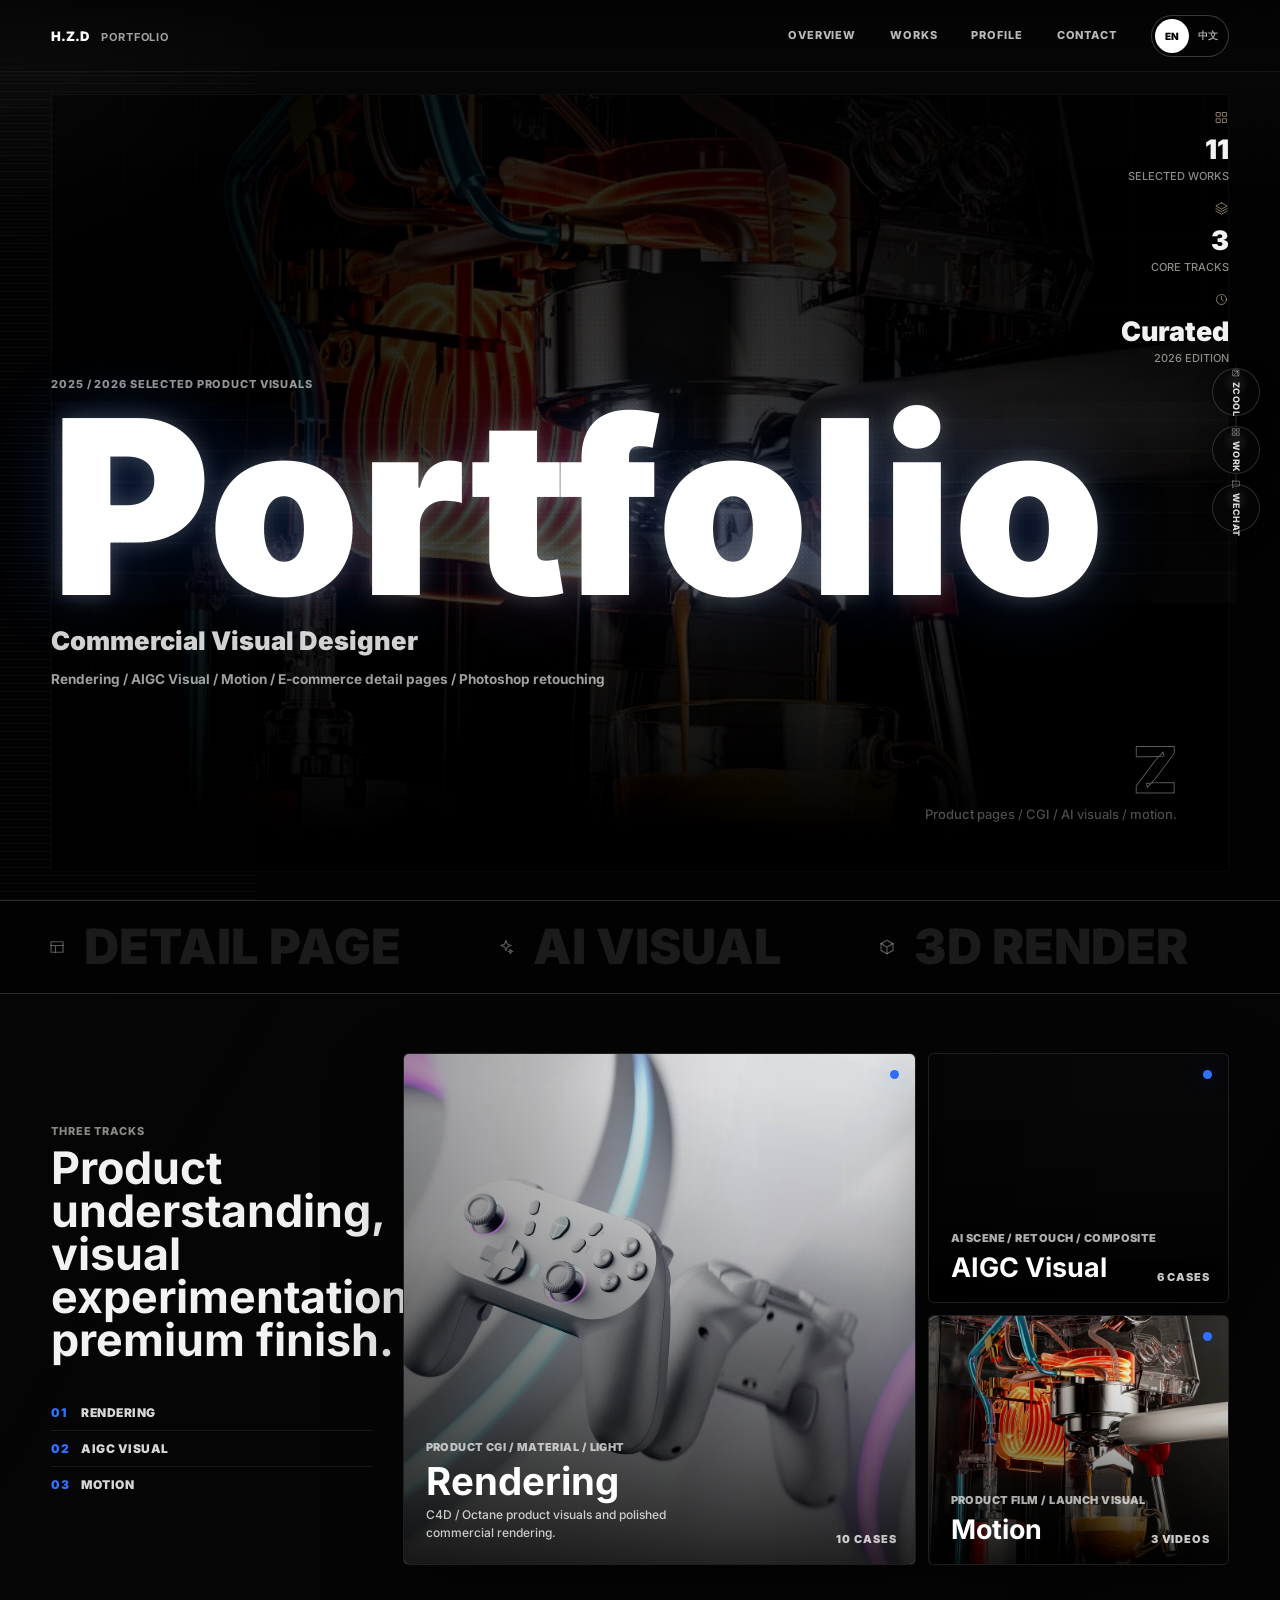
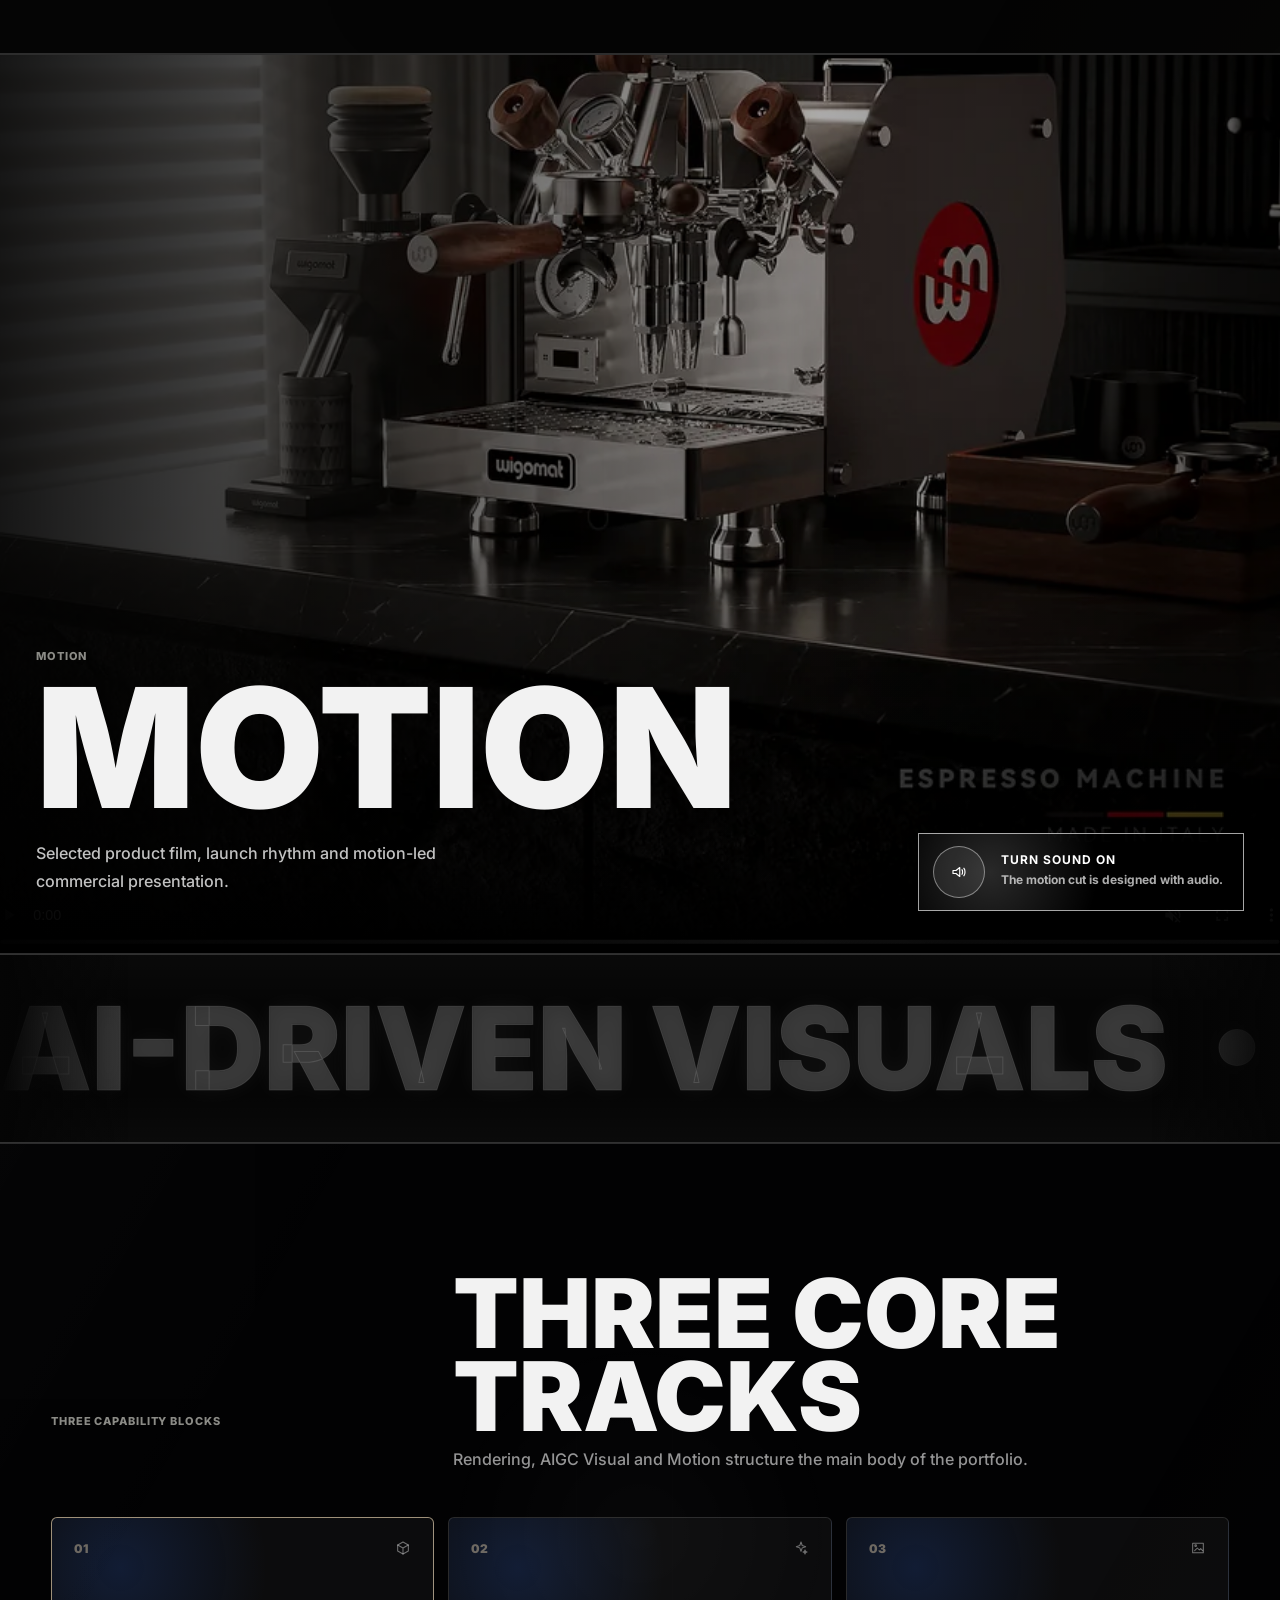
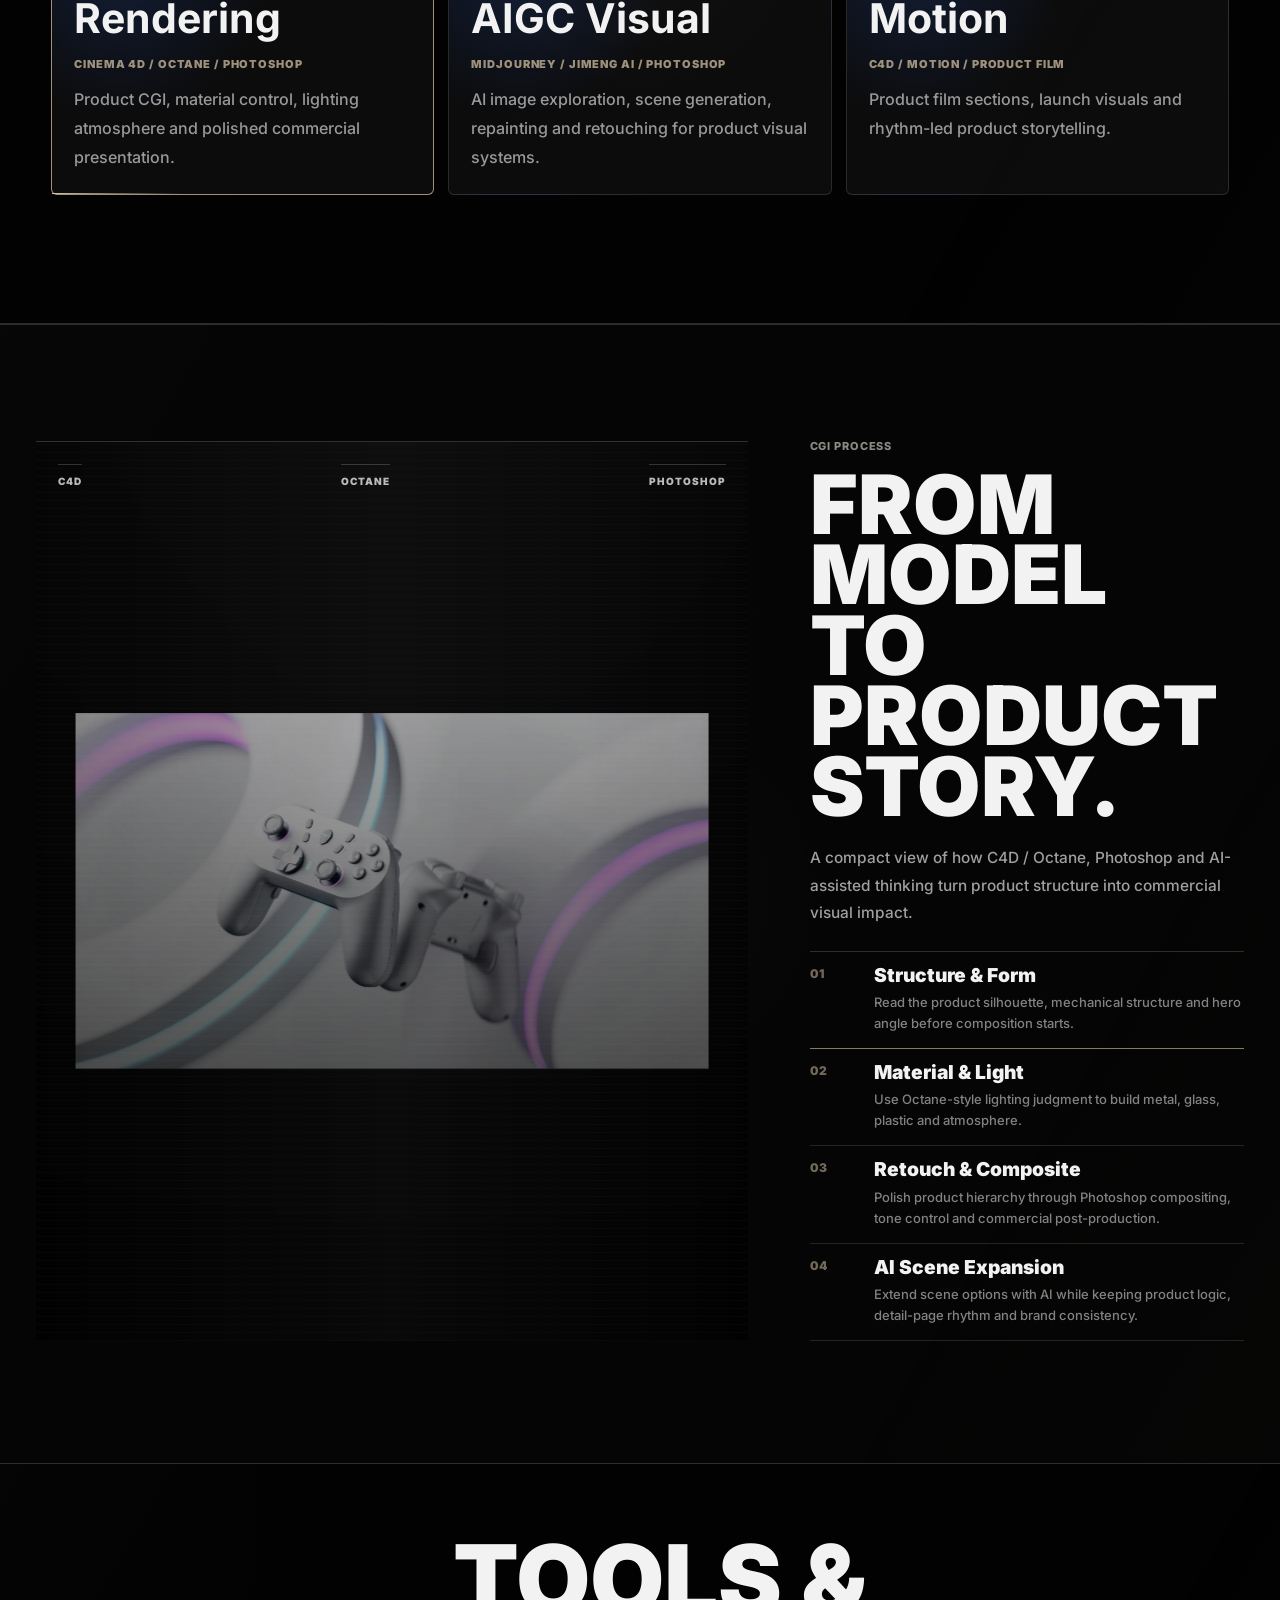
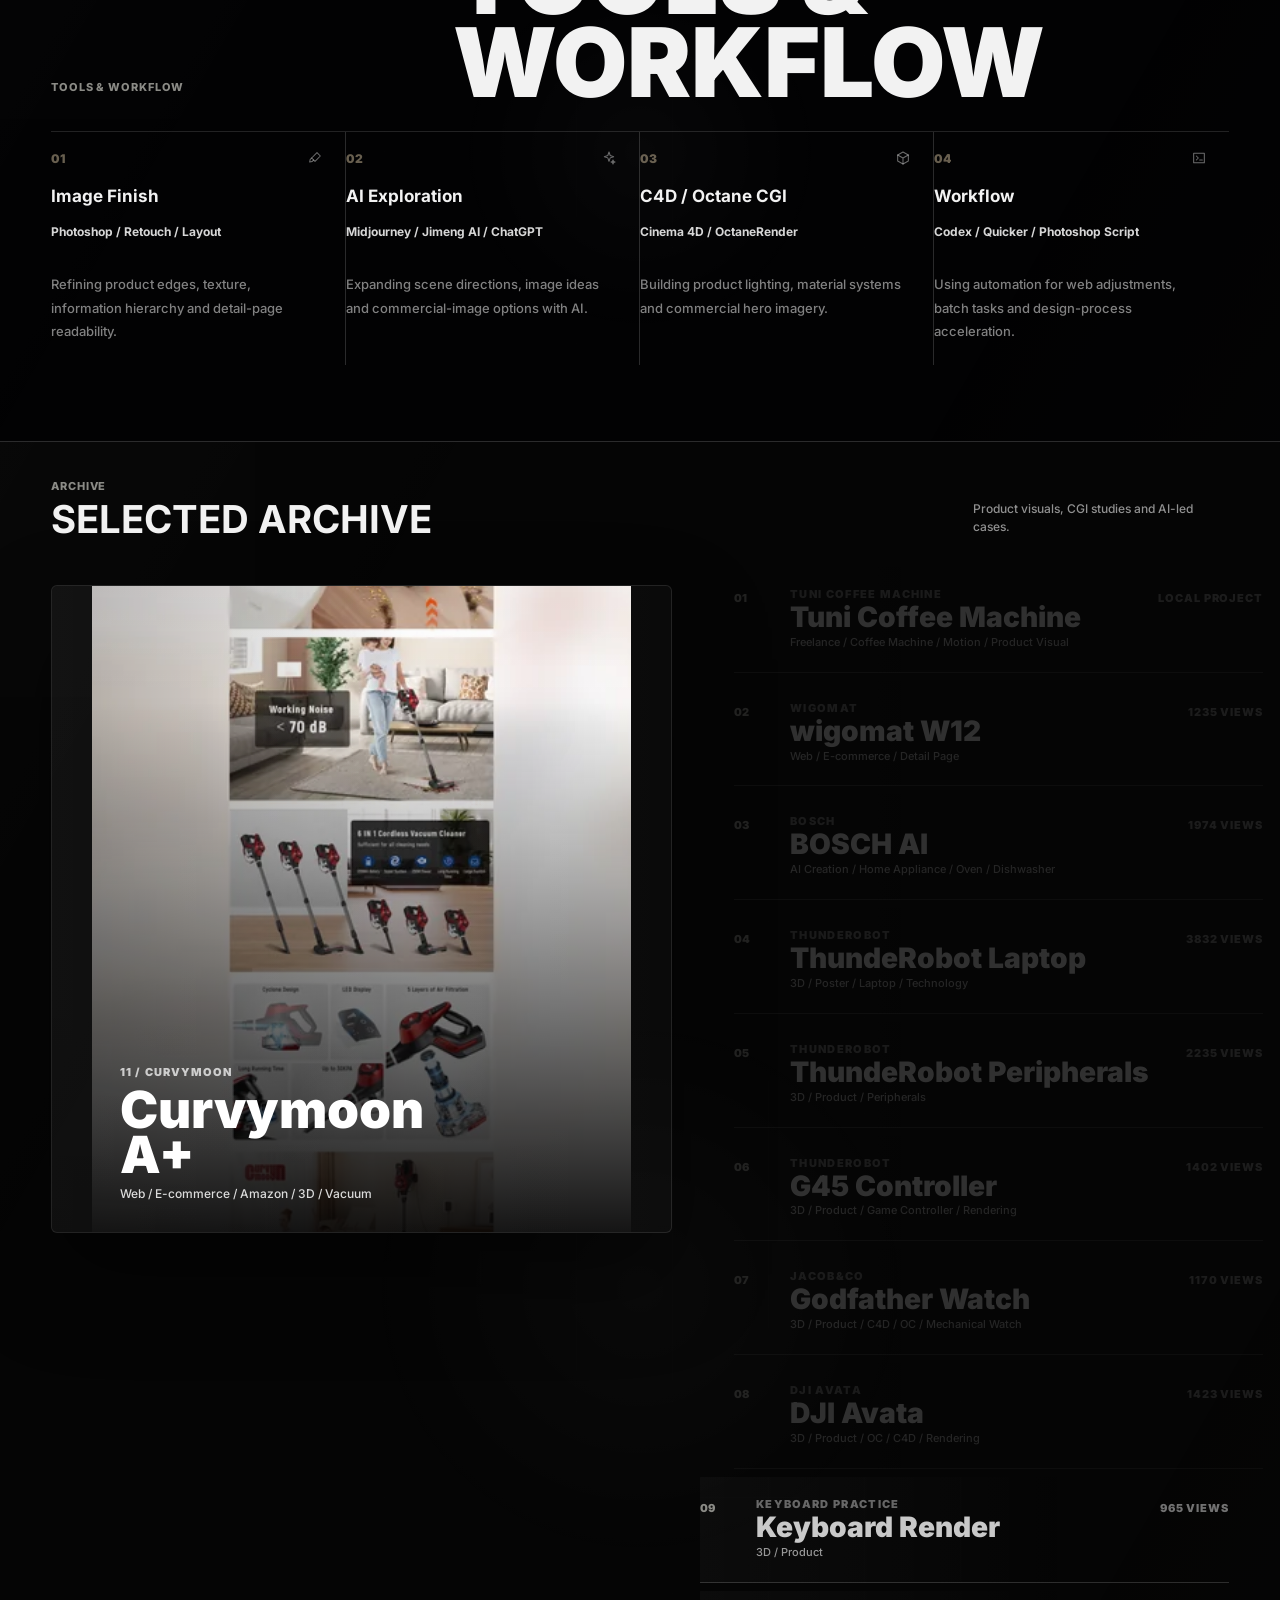
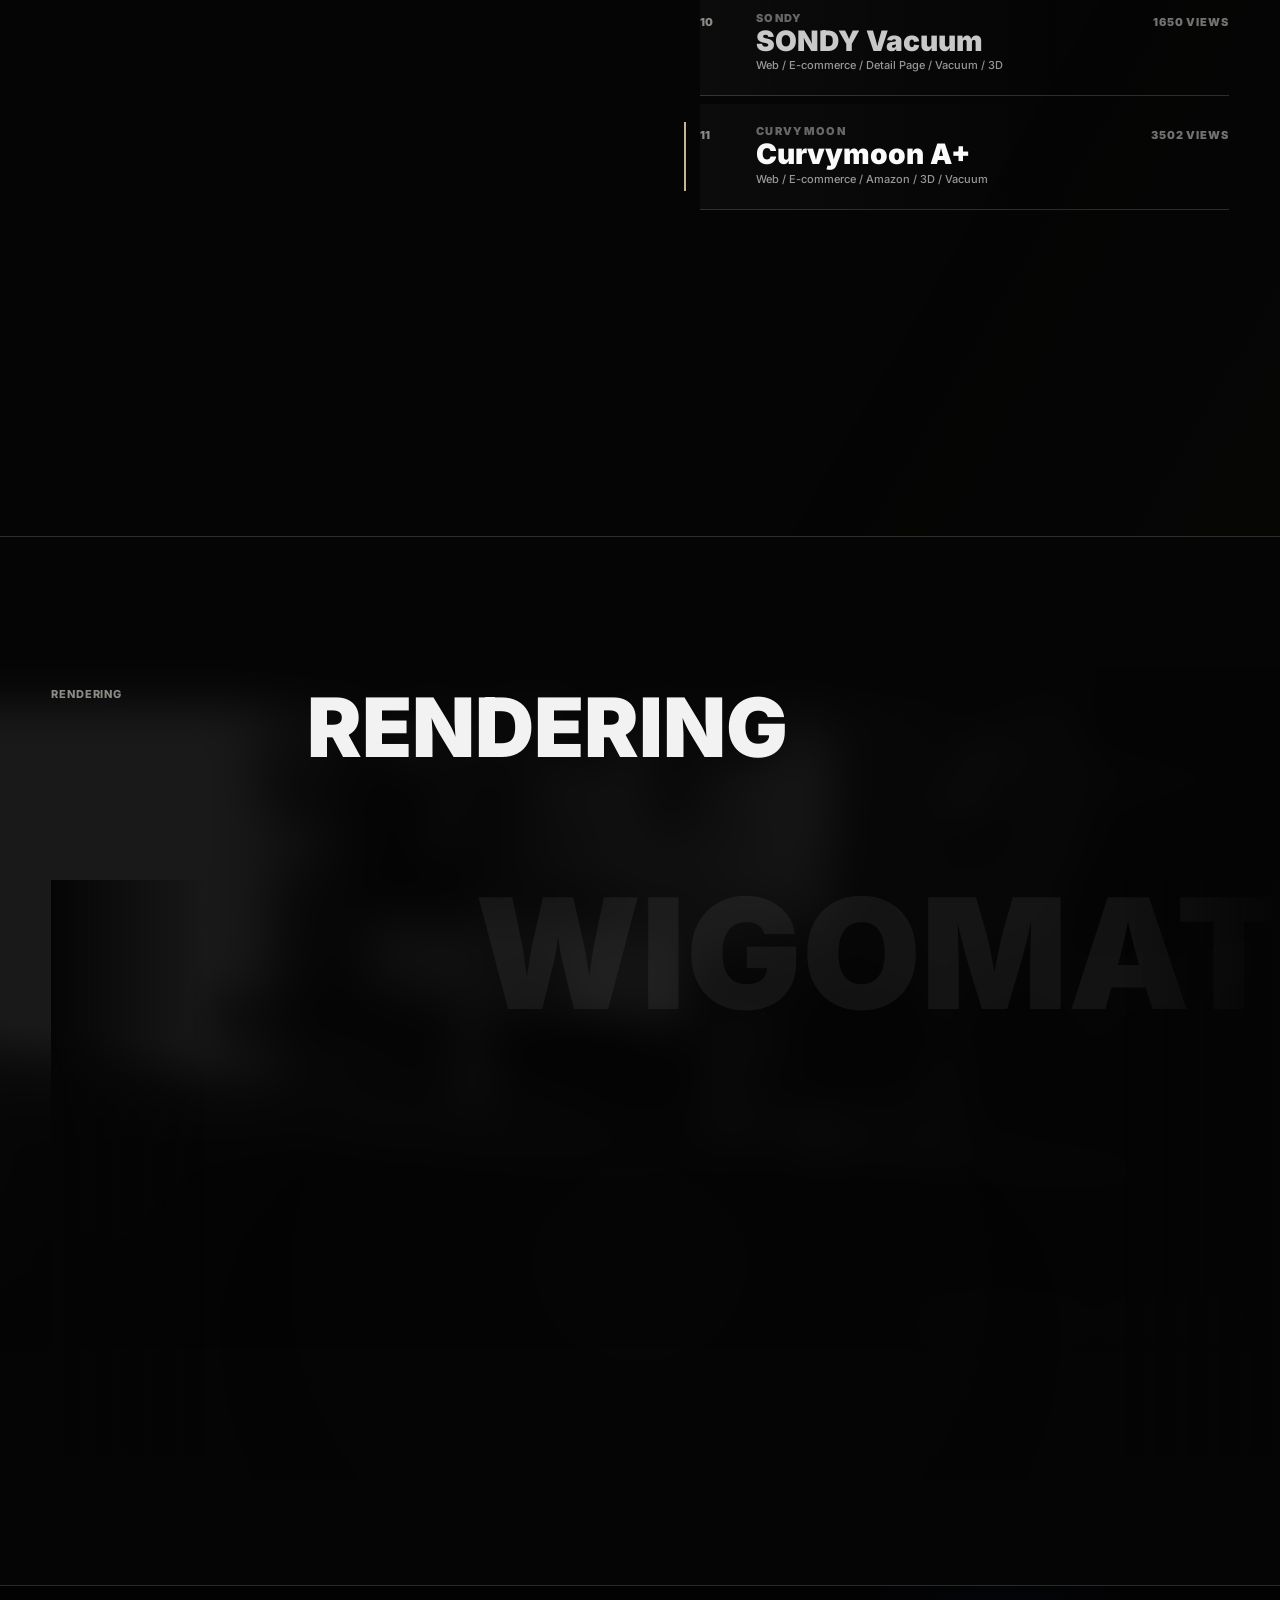
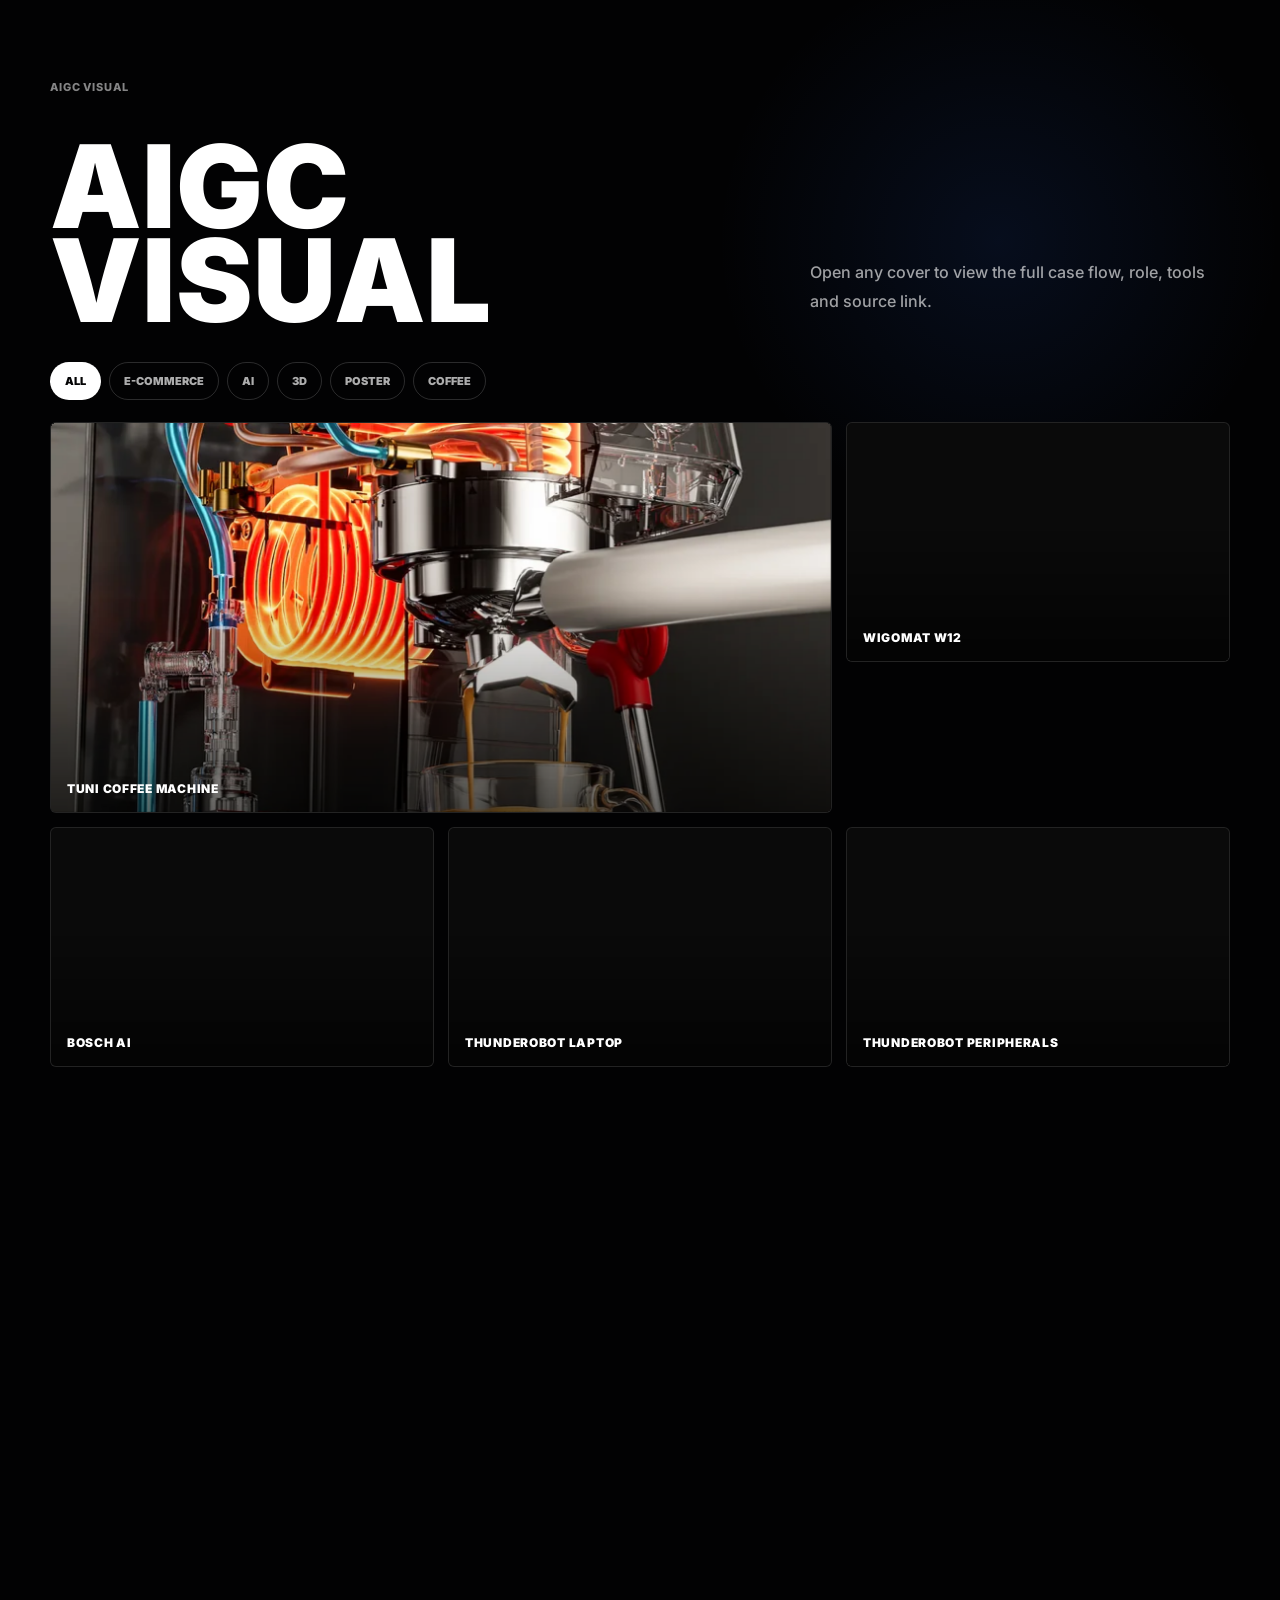
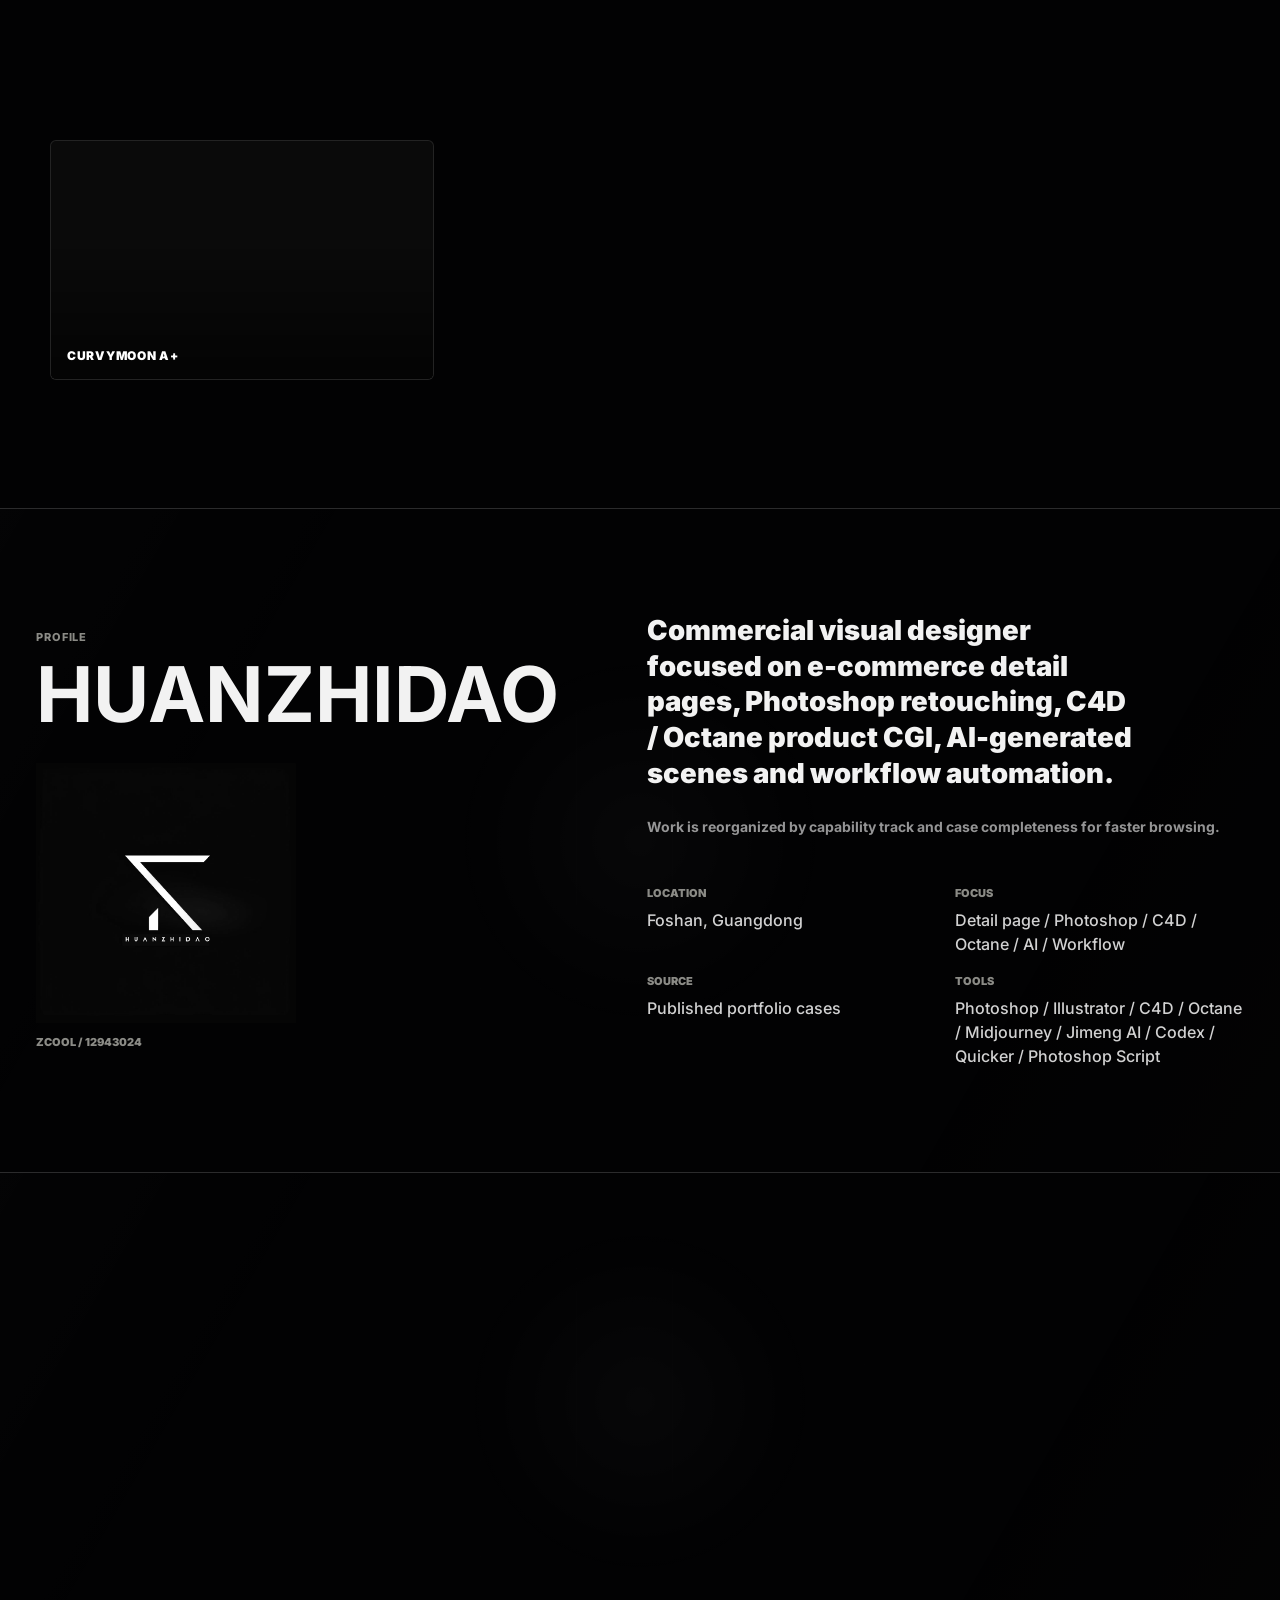
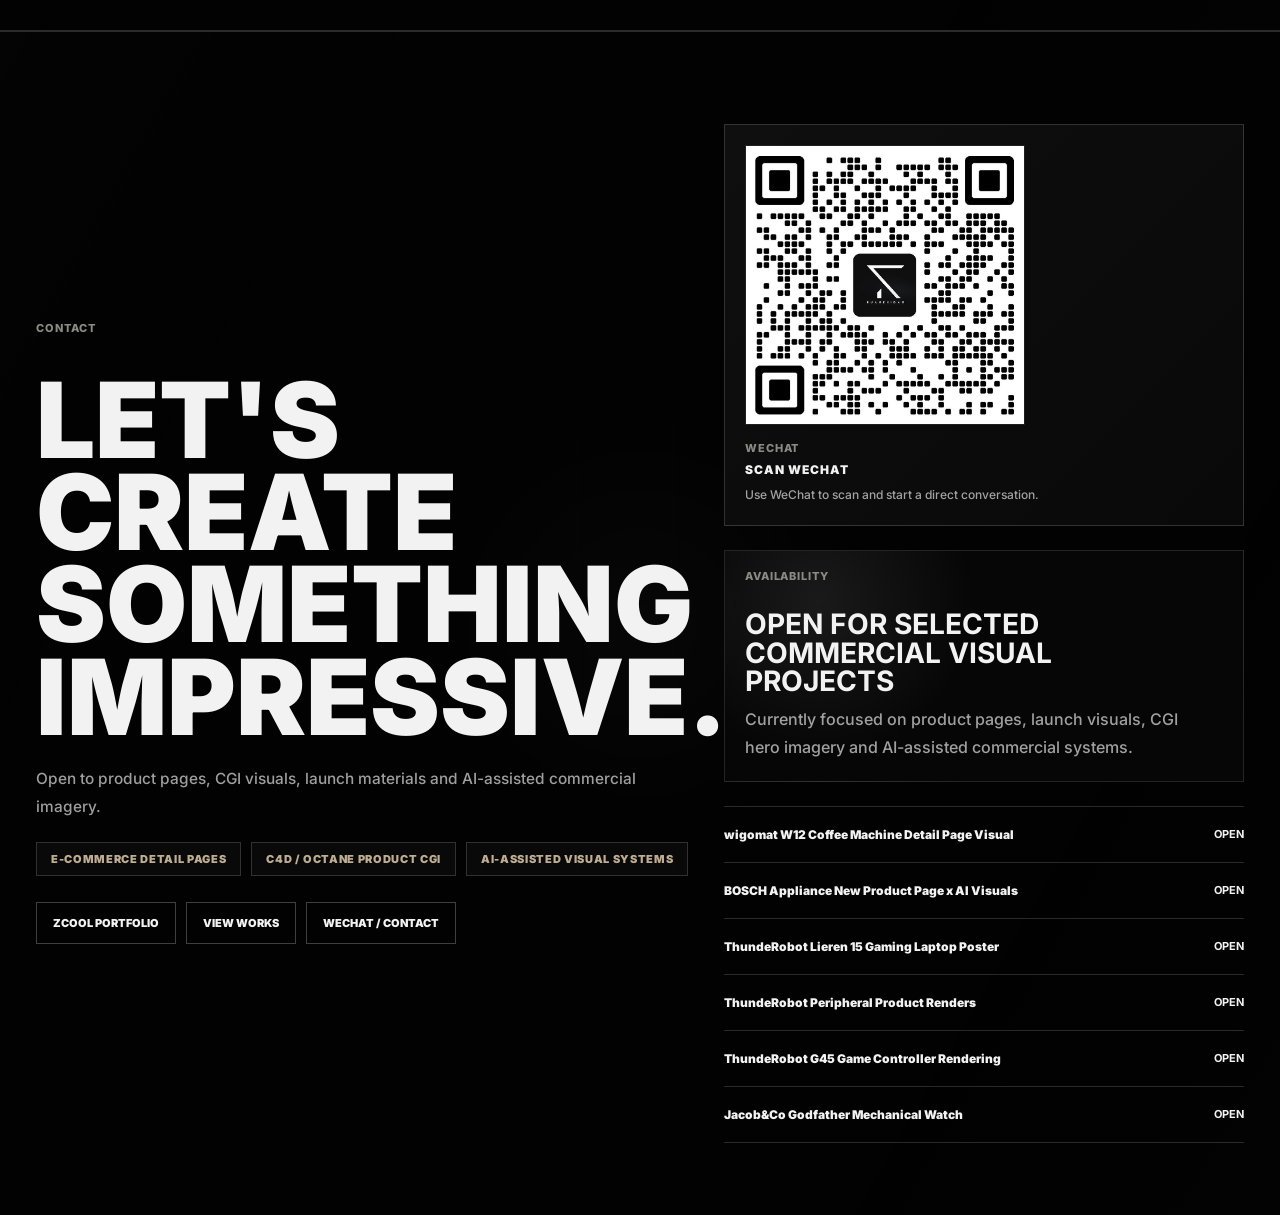
<file: index.html>
<!doctype html>
<html lang="en">
  <head>
    <meta charset="UTF-8" />
    <meta name="viewport" content="width=device-width, initial-scale=1.0" />
    <meta
      name="description"
      content="HUANZHIDAO designer portfolio, built around published ZCOOL cases, e-commerce detail pages, AI visuals, 3D renders and commercial motion work."
    />
    <title>HUANZHIDAO | Portfolio</title>
    <link
      rel="preload"
      href="assets/fonts/Inter-900.ttf"
      as="font"
      type="font/ttf"
      crossorigin
    />
    <link rel="stylesheet" href="styles.css" />
  </head>
  <body class="is-intro">
    <div class="grain" aria-hidden="true"></div>
    <div class="ambient-glow" aria-hidden="true"></div>
    <div class="scroll-progress" aria-hidden="true"></div>

    <header class="site-header" data-theme="dark">
      <a class="brand" href="#top" aria-label="Back to top">
        <span>H.Z.D</span>
        <small data-i18n="brandSmall">Published Works</small>
      </a>
      <div class="header-actions">
        <nav class="top-nav" aria-label="Main navigation">
          <a href="#overview" data-i18n="navIndex">OVERVIEW</a>
          <a href="#work" data-i18n="navWork">WORK</a>
          <a href="#profile" data-i18n="navProfile">PROFILE</a>
          <a href="#contact" data-i18n="navContact">CONTACT</a>
        </nav>
        <div class="lang-switch" role="group" aria-label="Language">
          <button class="active" type="button" data-lang="en">EN</button>
          <button type="button" data-lang="zh">中文</button>
        </div>
        <button class="menu-button" type="button" aria-label="Open navigation" aria-expanded="false">
          <span></span><span></span>
        </button>
      </div>
    </header>

    <aside class="social-rail" aria-label="Social and external links">
      <a href="https://www.zcool.com.cn/u/12943024" target="_blank" rel="noreferrer" data-rail-icon="external"><span>ZCOOL</span></a>
      <a href="#work" data-rail-icon="grid"><span>WORK</span></a>
      <div class="rail-wechat">
        <a href="#wechat-qr-card" class="rail-wechat-trigger" data-rail-icon="message"><span>WECHAT</span></a>
        <div class="wechat-pop" aria-label="WeChat QR code">
          <img src="assets/wechat-qr.jpg" alt="WeChat QR code" loading="lazy" />
          <div class="wechat-pop-copy">
            <strong data-i18n="wechatScanTitle">SCAN WECHAT</strong>
            <p data-i18n="wechatScanText">Use WeChat to scan and start a direct conversation.</p>
          </div>
        </div>
      </div>
    </aside>

    <main id="top">
      <section class="hero section-dark" aria-label="Portfolio cover">
        <div class="hero-scan" aria-hidden="true"></div>
        <div class="hero-copy" data-speed="-0.08">
          <p class="eyebrow" data-i18n="heroEyebrow">2025 / 2026 portfolio for commercial visual roles</p>
          <h1 data-text="Portfolio" data-i18n-html="heroTitle">
            <span class="hero-title-line">Portfolio</span>
          </h1>
          <div class="hero-position">
            <p data-i18n="heroRole">Commercial Visual Designer</p>
            <span data-i18n="heroSubtitle">Rendering / AIGC Visual / Motion / E-commerce detail pages / Photoshop retouching</span>
          </div>
        </div>
        <div class="hero-meta">
          <div data-meta-icon="grid"><span>11</span><small data-i18n="totalWorks">Selected Works</small></div>
          <div data-meta-icon="layers"><span>3</span><small data-i18n="projectTracks">Core Tracks</small></div>
          <div data-meta-icon="clock"><span data-i18n="latestStatus">Curated</span><small data-i18n="latestPublish">2026 Edition</small></div>
        </div>
        <div class="hero-visual" data-parallax data-speed="0.12">
          <img class="hero-image hero-image-current" src="assets/wigomat-cover.webp" alt="wigomat coffee machine detail page visual" />
          <img class="hero-image hero-image-next" src="assets/bosch-cover.webp" alt="" aria-hidden="true" />
          <div class="hero-flash" aria-hidden="true"></div>
          <div class="hero-frame">
            <strong>Z</strong>
            <p data-i18n="heroFrame">ZCOOL published cases / commercial visuals / 3D product stories.</p>
          </div>
        </div>
      </section>

      <section class="intro-strip section-dark" id="directionTags" aria-label="Creative directions"></section>

      <section class="portfolio-proof section-dark ambient-section" id="overview" aria-label="Portfolio overview">
        <div class="portfolio-proof-copy reveal-block" data-reveal>
          <p class="eyebrow" data-i18n="portfolioProofEyebrow">Three tracks</p>
          <h2 data-i18n-html="portfolioProofTitle">Product obsession,<br />visual experimentation,<br />premium presentation.</h2>
        </div>
        <div class="portfolio-proof-note reveal-block" data-reveal>
          <p data-i18n="portfolioProofText">
            Selected work grouped into Rendering, AIGC Visual and Motion.
          </p>
          <dl>
            <div><dt>01</dt><dd data-i18n="portfolioProofPoint1">Rendering</dd></div>
            <div><dt>02</dt><dd data-i18n="portfolioProofPoint2">AIGC Visual</dd></div>
            <div><dt>03</dt><dd data-i18n="portfolioProofPoint3">Motion</dd></div>
          </dl>
        </div>
        <div class="portfolio-track-grid reveal-block" id="portfolioTrackGrid" data-reveal aria-label="Core portfolio tracks"></div>
      </section>

      <section class="showreel section-dark" id="showreel" aria-label="K5 Pro film">
        <div class="showreel-copy reveal-block" data-reveal>
          <p class="eyebrow" data-i18n="showreelEyebrow">Motion Case</p>
          <h2 data-i18n-html="showreelTitle">MOTION</h2>
          <p data-i18n="showreelText">A full-screen film section that presents 3D, material, lighting and rhythm through product motion.</p>
        </div>
        <video src="https://pub-88f8e039647d44168307edc9cce26e68.r2.dev/k5pro-final.mp4" poster="assets/wigomat-cover.webp" autoplay loop playsinline controls preload="metadata"></video>
        <button class="sound-unlock" type="button" aria-label="Turn sound on">
          <span class="sound-orbit" aria-hidden="true"><span class="sound-icon"></span></span>
          <span class="sound-copy">
            <strong data-i18n="soundUnlock">TURN SOUND ON</strong>
            <small data-i18n="soundHint">The motion cut is designed with audio.</small>
          </span>
        </button>
      </section>

      <div class="marquee-track marquee-track-etched" aria-hidden="true">
        <div class="marquee-content">
          <span>AI-DRIVEN VISUALS &nbsp;•&nbsp; C4D CGI PRODUCT STORY &nbsp;•&nbsp; PHOTOSHOP RETOUCHING &nbsp;•&nbsp; OCTANE LIGHTING &nbsp;•&nbsp; </span>
          <span>AI-DRIVEN VISUALS &nbsp;•&nbsp; C4D CGI PRODUCT STORY &nbsp;•&nbsp; PHOTOSHOP RETOUCHING &nbsp;•&nbsp; OCTANE LIGHTING &nbsp;•&nbsp; </span>
        </div>
      </div>

      <section class="capabilities section-dark ambient-section" id="capabilities">
        <div class="capabilities-head reveal-block" data-reveal>
          <p class="eyebrow" data-i18n="capabilitiesEyebrow">Core capabilities</p>
          <h2 data-i18n="capabilitiesTitle">CAPABILITIES</h2>
          <p data-i18n="capabilitiesText">A compact overview of my design, AI, CGI and workflow capabilities.</p>
        </div>
        <div class="capability-layout">
          <div class="capability-grid" id="capabilityGrid"></div>
          <aside class="capability-preview reveal-block" data-reveal aria-label="Capability visual preview">
            <div class="capability-preview-word" id="capabilityPreviewWord" aria-hidden="true">COMMERCE</div>
            <img id="capabilityPreviewImage" src="assets/wigomat-cover.webp" alt="Commercial visual preview" />
            <div class="capability-preview-hud" aria-hidden="true">
              <span id="capabilityPreviewLabel">Conversion Systems</span>
              <strong id="capabilityPreviewTools">Photoshop / Layout / Product Story</strong>
            </div>
            <div class="capability-preview-copy">
              <span id="capabilityPreviewIndex">01</span>
              <strong id="capabilityPreviewTitle">E-commerce Visual Design</strong>
              <p id="capabilityPreviewText">Detail page structure, selling-point visualization, platform conversion logic and long-page rhythm control.</p>
            </div>
            <div class="capability-preview-meter" aria-hidden="true"><span id="capabilityPreviewMeter"></span></div>
          </aside>
        </div>
      </section>

      <section class="cgi-process section-dark ambient-section" id="cgi-process">
        <div class="cgi-visual reveal-block" data-reveal>
          <img id="cgiProcessImage" src="assets/peripheral-full-30.webp" alt="C4D and Octane CGI process visual" />
          <div class="cgi-hud" aria-hidden="true">
            <span>C4D</span>
            <span>OCTANE</span>
            <span>PHOTOSHOP</span>
          </div>
          <div class="cgi-scan" aria-hidden="true"></div>
        </div>
        <div class="cgi-copy">
          <p class="eyebrow reveal-block" data-reveal data-i18n="cgiEyebrow">CGI Process</p>
          <h2 class="reveal-block" data-reveal data-i18n-html="cgiTitle">FROM MODEL<br />TO PRODUCT STORY.</h2>
          <p class="cgi-lead reveal-block" data-reveal data-i18n="cgiLead">A compact view of how C4D / Octane, Photoshop and AI-assisted thinking turn product structure into commercial visual impact.</p>
          <div class="cgi-steps" aria-label="CGI process steps">
            <article class="cgi-step is-active reveal-block" tabindex="0" data-reveal data-cgi-image="assets/peripheral-full-30.webp">
              <span>01</span>
              <strong data-i18n="cgiStep1Title">Structure & Form</strong>
              <p data-i18n="cgiStep1Text">Read the product silhouette, mechanical structure and hero angle before composition starts.</p>
            </article>
            <article class="cgi-step reveal-block" tabindex="0" data-reveal data-cgi-image="assets/watch-full-04.webp">
              <span>02</span>
              <strong data-i18n="cgiStep2Title">Material & Light</strong>
              <p data-i18n="cgiStep2Text">Use Octane-style lighting judgment to build metal, glass, plastic and atmosphere.</p>
            </article>
            <article class="cgi-step reveal-block" tabindex="0" data-reveal data-cgi-image="assets/peripheral-full-04.webp">
              <span>03</span>
              <strong data-i18n="cgiStep3Title">Retouch & Composite</strong>
              <p data-i18n="cgiStep3Text">Polish product hierarchy through Photoshop compositing, tone control and commercial post-production.</p>
            </article>
            <article class="cgi-step reveal-block" tabindex="0" data-reveal data-cgi-image="assets/bosch-full-02.webp">
              <span>04</span>
              <strong data-i18n="cgiStep4Title">AI Scene Expansion</strong>
              <p data-i18n="cgiStep4Text">Extend scene options with AI while keeping product logic, detail-page rhythm and brand consistency.</p>
            </article>
          </div>
        </div>
      </section>

      <section class="workflow section-dark ambient-section" id="workflow">
        <div class="workflow-head reveal-block" data-reveal>
          <p class="eyebrow" data-i18n="workflowEyebrow">Tools & Workflow</p>
          <h2 data-i18n="workflowTitle">TOOLS &amp; WORKFLOW</h2>
        </div>
        <div class="workflow-grid" id="workflowGrid"></div>
      </section>

      <section class="project-index section-dark ambient-section" id="index">
        <div class="index-summary reveal-block" data-reveal>
          <p class="eyebrow" data-i18n="indexEyebrow">Archive</p>
          <h2 data-i18n="indexTitle">SELECTED ARCHIVE</h2>
          <p class="index-lead" data-i18n="indexLead">Published product visuals, CGI studies and AI-led cases.</p>
        </div>
        <div class="index-stage">
          <div class="index-preview-shell">
            <div class="index-preview" aria-hidden="true">
              <div class="index-preview-track" id="indexPreviewTrack"></div>
            </div>
          </div>
          <div class="index-list" id="indexList" aria-label="Published work index"></div>
        </div>
      </section>

      <section class="work-stage section-dark ambient-section" id="work">
        <div class="work-pin">
          <div class="section-heading reveal-block" data-reveal>
            <p class="eyebrow" data-i18n="workEyebrow">Drag Track</p>
            <h2 data-i18n="workTitle">Selected published cases with complete visual context.</h2>
          </div>
          <div class="work-meta reveal-block" data-reveal>
            <div class="work-progress-group">
              <div class="work-progress"><span></span></div>
              <div class="work-details">
                <span id="workCurrentBrand">Tuni Coffee Machine</span>
                <p id="workCurrentRole">Product stills / Motion / CGI launch visual</p>
              </div>
            </div>
            <div class="work-current">
              <b id="workCounter">01</b>
              <p id="workCurrentTitle">Tuni Coffee Machine</p>
            </div>
          </div>
          <div class="work-viewport">
            <div class="work-ghost" aria-hidden="true"><span id="workGhostBrand">TUNI</span></div>
            <div class="work-track" id="workTrack" aria-label="Published work horizontal list"></div>
          </div>
        </div>
      </section>

      <section class="gtm section-light" id="practice">
        <div class="gtm-title reveal-block" data-reveal>
          <p class="eyebrow" data-i18n="archiveEyebrow">Curated Selection</p>
          <h2 data-i18n="archiveTitle">WORKS GRID</h2>
          <p data-i18n="archiveText">Selected works across e-commerce detail pages, Photoshop-based product visuals, AI-generated scenes, 3D product visuals and commercial posters.</p>
        </div>
        <div class="filter-bar reveal-block" role="tablist" aria-label="Work categories" data-reveal>
          <button class="active" type="button" data-filter="all">ALL</button>
          <button type="button" data-filter="ecommerce">E-COMMERCE</button>
          <button type="button" data-filter="ai">AI</button>
          <button type="button" data-filter="3d">3D</button>
          <button type="button" data-filter="poster">POSTER</button>
          <button type="button" data-filter="coffee">COFFEE</button>
        </div>
        <div class="project-grid" id="projectGrid"></div>
      </section>

      <section class="profile section-dark ambient-section" id="profile">
        <div class="reveal-block" data-reveal>
          <p class="eyebrow" data-i18n="profileEyebrow">Profile</p>
          <h2>HUANZHIDAO</h2>
          <figure class="avatar-lockup">
            <img src="assets/avatar.webp" alt="HUANZHIDAO ZCOOL avatar" />
            <figcaption>ZCOOL / 12943024</figcaption>
          </figure>
        </div>
        <div class="profile-copy reveal-block" data-reveal>
          <p class="profile-lead" data-i18n="profileText">
            AI-driven commercial visual designer focused on e-commerce detail pages, Photoshop-based visual retouching, AI-generated scenes, CGI-style product visuals and workflow automation.
          </p>
          <p class="profile-note" data-i18n="profileNote">
            Familiar with Photoshop compositing, product retouching and detail page visual handling, with Illustrator basics, C4D / Octane, Codex, Quicker and Photoshop Script supporting a more efficient design workflow.
          </p>
          <dl>
            <div><dt data-i18n="profileLocationLabel">Location</dt><dd data-i18n="profileLocation">Foshan, Guangdong</dd></div>
            <div><dt data-i18n="profileFocusLabel">Focus</dt><dd data-i18n="profileFocus">Detail page / Photoshop / AI / CGI / Workflow</dd></div>
            <div><dt data-i18n="profileSourceLabel">Source</dt><dd data-i18n="profileSource">ZCOOL published works</dd></div>
            <div><dt data-i18n="profileToolsLabel">Tools</dt><dd data-i18n="profileTools">Photoshop / Illustrator / C4D / Octane / Midjourney / Jimeng AI / Codex / Quicker / Photoshop Script</dd></div>
          </dl>
        </div>
      </section>

      <section class="brand-experience section-dark ambient-section" id="brand-experience">
        <div class="brand-head reveal-block" data-reveal>
          <p class="eyebrow" data-i18n="brandExperienceEyebrow">Brand Experience</p>
          <h2 data-i18n="brandExperienceTitle">BRAND EXPERIENCE</h2>
          <p data-i18n="brandExperienceText">Selected project brands across e-commerce visuals, product posters, AI-assisted commercial content and CGI-style product storytelling.</p>
        </div>
        <div class="brand-grid reveal-block" id="brandGrid" data-reveal></div>
      </section>

      <section class="links final-cta section-dark ambient-section" id="contact">
        <div class="final-cta-copy reveal-block" data-reveal>
          <p class="eyebrow" data-i18n="contactEyebrow">Contact</p>
          <h2 data-i18n-html="linksTitle">LET'S BUILD PRODUCT VISUALS THAT SELL.</h2>
          <p data-i18n="contactText">Open to e-commerce visuals, product posters, AI-assisted content and CGI-style product storytelling.</p>
          <div class="cta-presence" aria-label="Collaboration focus">
            <span data-i18n="ctaPresence1">E-commerce Detail Pages</span>
            <span data-i18n="ctaPresence2">C4D / Octane Product CGI</span>
            <span data-i18n="ctaPresence3">AI-assisted Visual Systems</span>
          </div>
          <div class="cta-actions">
            <a href="https://www.zcool.com.cn/u/12943024" target="_blank" rel="noreferrer" data-i18n="zcoolPortfolio">ZCOOL Portfolio</a>
            <a href="#work" data-i18n="viewWorks">View Works</a>
            <a href="#wechat-qr-card" data-i18n="wechatContact">WeChat / Contact</a>
          </div>
        </div>
        <div class="contact-side reveal-block" data-reveal>
          <section class="contact-qr-card" id="wechat-qr-card" aria-label="WeChat QR code card">
            <div class="contact-qr-media">
              <img src="assets/wechat-qr.jpg" alt="WeChat QR code" loading="lazy" />
            </div>
            <div class="contact-qr-copy">
              <p class="eyebrow" data-i18n="wechatScanEyebrow">WeChat</p>
              <strong data-i18n="wechatScanTitle">SCAN WECHAT</strong>
              <span data-i18n="wechatScanText">Use WeChat to scan and start a direct conversation.</span>
            </div>
          </section>
          <section class="contact-status-card" aria-label="Availability note">
            <p class="eyebrow" data-i18n="availabilityEyebrow">Availability</p>
            <strong data-i18n="availabilityTitle">OPEN FOR SELECTED COMMERCIAL VISUAL PROJECTS</strong>
            <p data-i18n="availabilityText">Currently focused on product pages, launch visuals, CGI hero imagery and AI-assisted commercial systems.</p>
          </section>
          <div class="link-list compact-originals" id="linkList"></div>
        </div>
      </section>
    </main>

    <dialog class="project-dialog" aria-label="Project detail">
      <button class="dialog-close" type="button" aria-label="Close">×</button>
      <div class="dialog-media"></div>
      <div class="dialog-copy">
        <div class="dialog-copy-scroll">
          <p class="eyebrow"></p>
          <h3></h3>
          <p class="dialog-text"></p>
          <ul class="dialog-facts"></ul>
        </div>
        <div class="dialog-actions">
          <a class="dialog-link" href="#" target="_blank" rel="noreferrer">Open ZCOOL page</a>
        </div>
      </div>
    </dialog>

    <script src="assets/gallery-data.js"></script>
    <div id="magic-cursor" aria-hidden="true"><span class="cursor-text"></span></div>
    <script src="script.js"></script>
  </body>
</html>
</file>
<file: styles.css>
@font-face {
  font-family: "Portfolio Inter";
  src: url("assets/fonts/Inter-500.ttf") format("truetype");
  font-weight: 500;
  font-style: normal;
  font-display: block;
}

@font-face {
  font-family: "Portfolio Inter";
  src: url("assets/fonts/Inter-600.ttf") format("truetype");
  font-weight: 600;
  font-style: normal;
  font-display: block;
}

@font-face {
  font-family: "Portfolio Inter";
  src: url("assets/fonts/Inter-700.ttf") format("truetype");
  font-weight: 700;
  font-style: normal;
  font-display: block;
}

@font-face {
  font-family: "Portfolio Inter";
  src: url("assets/fonts/Inter-800.ttf") format("truetype");
  font-weight: 800;
  font-style: normal;
  font-display: block;
}

@font-face {
  font-family: "Portfolio Inter";
  src: url("assets/fonts/Inter-900.ttf") format("truetype");
  font-weight: 900;
  font-style: normal;
  font-display: block;
}

:root {
  --black: #050505;
  --ink: #121212;
  --paper: #f3f1eb;
  --muted: #8b8b86;
  --line: rgba(255, 255, 255, 0.16);
  --accent: #f2f2f2;
  --warm: #d7c4a4;
  --header-h: 72px;
  --scrollbar-track: rgba(255, 255, 255, 0.055);
  --scrollbar-thumb: rgba(215, 196, 164, 0.58);
  --scrollbar-thumb-hover: rgba(255, 255, 255, 0.7);
}

* {
  box-sizing: border-box;
}

html {
  scroll-behavior: smooth;
  overflow-x: clip;
  scrollbar-width: thin;
  scrollbar-color: var(--scrollbar-thumb) #060606;
}

body {
  margin: 0;
  font-family: "Portfolio Inter", "Microsoft YaHei UI", "Microsoft YaHei", "PingFang SC", system-ui, sans-serif;
  color: var(--accent);
  background: var(--black);
  width: 100%;
  max-width: 100vw;
  overflow-x: hidden;
}

::-webkit-scrollbar {
  width: 9px;
  height: 9px;
}

::-webkit-scrollbar-track {
  background: #060606;
}

::-webkit-scrollbar-thumb {
  background: linear-gradient(180deg, rgba(255, 255, 255, 0.28), var(--scrollbar-thumb));
  border: 3px solid #060606;
  border-radius: 999px;
}

::-webkit-scrollbar-thumb:hover {
  background: linear-gradient(180deg, var(--scrollbar-thumb-hover), rgba(215, 196, 164, 0.82));
}

::-webkit-scrollbar-corner {
  background: transparent;
}

.styled-scrollbar {
  scrollbar-width: thin;
  scrollbar-color: var(--scrollbar-thumb) var(--scrollbar-track);
}

.styled-scrollbar::-webkit-scrollbar {
  width: 6px;
  height: 6px;
}

.styled-scrollbar::-webkit-scrollbar-track {
  background: var(--scrollbar-track);
}

.styled-scrollbar::-webkit-scrollbar-thumb {
  background: linear-gradient(90deg, rgba(255, 255, 255, 0.24), var(--scrollbar-thumb));
  border: 1px solid rgba(0, 0, 0, 0.7);
  border-radius: 999px;
}

.styled-scrollbar::-webkit-scrollbar-thumb:hover {
  background: linear-gradient(90deg, var(--scrollbar-thumb-hover), rgba(215, 196, 164, 0.78));
}

body.dialog-open {
  overflow: hidden;
}

body.is-intro {
  overflow: hidden;
}

img,
video {
  display: block;
  width: 100%;
  height: 100%;
  object-fit: cover;
}

a,
button {
  color: inherit;
}

button {
  font: inherit;
}

.line-icon {
  width: 16px;
  height: 16px;
  display: inline-grid;
  place-items: center;
  color: currentColor;
  flex: 0 0 auto;
}

.line-icon svg {
  width: 100%;
  height: 100%;
  display: block;
  fill: none;
  stroke: currentColor;
  stroke-width: 1.55;
  stroke-linecap: round;
  stroke-linejoin: round;
}

.sound-icon svg {
  width: 100%;
  height: 100%;
  display: block;
  fill: none;
  stroke: currentColor;
  stroke-width: 1.55;
  stroke-linecap: round;
  stroke-linejoin: round;
}

.grain {
  position: fixed;
  inset: 0;
  pointer-events: none;
  z-index: 20;
  opacity: 0.18;
  background-image: radial-gradient(rgba(255, 255, 255, 0.45) 0.7px, transparent 0.8px);
  background-position: var(--grain-x, 0px) var(--grain-y, 0px);
  background-size: 5px 5px;
  mix-blend-mode: overlay;
}

.ambient-glow {
  position: fixed;
  left: 0;
  top: 0;
  z-index: 21;
  width: 42vw;
  height: 42vw;
  min-width: 420px;
  min-height: 420px;
  pointer-events: none;
  opacity: 0;
  background: radial-gradient(circle, rgba(255, 255, 255, 0.05) 0%, transparent 70%);
  mix-blend-mode: screen;
  transform: translate3d(-50%, -50%, 0);
  transition: opacity 420ms ease;
}

.ambient-glow.is-visible {
  opacity: 1;
}

.scroll-progress {
  position: fixed;
  left: 0;
  top: 0;
  z-index: 40;
  width: 0;
  height: 2px;
  background: #fff;
}

.site-header {
  position: fixed;
  top: 0;
  left: 0;
  right: 0;
  z-index: 30;
  height: var(--header-h);
  display: flex;
  align-items: center;
  justify-content: space-between;
  padding: 0 34px;
  color: #fff;
  mix-blend-mode: difference;
  opacity: 1;
  transform: translateY(0);
  transition: opacity 420ms ease, transform 520ms cubic-bezier(0.16, 1, 0.3, 1);
}

body.is-intro .site-header {
  opacity: 0;
  transform: translateY(-14px);
}

.brand {
  display: flex;
  align-items: baseline;
  gap: 12px;
  text-decoration: none;
  font-weight: 900;
  letter-spacing: 0;
  position: relative;
  transition: opacity 220ms ease, transform 260ms cubic-bezier(0.16, 1, 0.3, 1);
}

.brand:hover,
.brand:focus-visible {
  transform: translateY(-1px);
}

.brand span,
.brand small {
  transition: color 220ms ease, text-shadow 260ms ease, opacity 220ms ease;
}

.brand small,
.top-nav a,
.social-rail a,
.eyebrow {
  font-size: 11px;
  line-height: 1;
  letter-spacing: 0.08em;
  text-transform: uppercase;
}

.brand small {
  color: rgba(255, 255, 255, 0.62);
  font-weight: 650;
}

.brand:hover span,
.brand:focus-visible span {
  color: #fff;
  text-shadow: 0 0 18px rgba(255, 255, 255, 0.26);
}

.brand:hover small,
.brand:focus-visible small {
  color: rgba(255, 255, 255, 0.92);
}

.top-nav {
  display: flex;
  gap: 10px;
}

.top-nav a {
  position: relative;
  text-decoration: none;
  font-weight: 800;
  color: inherit;
  display: inline-flex;
  align-items: center;
  min-height: 44px;
  padding: 0 12px;
  transition: color 220ms ease, opacity 220ms ease, transform 260ms cubic-bezier(0.16, 1, 0.3, 1);
}

.top-nav a::after {
  content: "";
  position: absolute;
  left: 0;
  right: 0;
  bottom: -9px;
  height: 1px;
  background: currentColor;
  opacity: 0.78;
  transform: scaleX(0);
  transform-origin: left center;
  transition: transform 280ms cubic-bezier(0.16, 1, 0.3, 1);
}

.top-nav a::before {
  content: "";
  position: absolute;
  inset: -10px -8px;
  border: 1px solid rgba(255, 255, 255, 0);
  background: rgba(255, 255, 255, 0);
  transform: scaleX(0.72);
  transform-origin: center;
  opacity: 0;
  transition:
    opacity 220ms ease,
    transform 260ms cubic-bezier(0.16, 1, 0.3, 1),
    border-color 220ms ease,
    background 220ms ease;
}

.top-nav a:hover,
.top-nav a:focus-visible {
  color: #fff;
  transform: translateY(-2px);
}

.top-nav a:hover::after,
.top-nav a:focus-visible::after {
  transform: scaleX(1);
}

.top-nav a:hover::before,
.top-nav a:focus-visible::before {
  opacity: 1;
  transform: scaleX(1);
  border-color: rgba(255, 255, 255, 0.14);
  background: rgba(255, 255, 255, 0.045);
}

.header-actions {
  display: flex;
  align-items: center;
  gap: 22px;
}

.lang-switch {
  display: inline-flex;
  align-items: center;
  gap: 2px;
  padding: 3px;
  border: 1px solid rgba(255, 255, 255, 0.22);
  background: rgba(0, 0, 0, 0.28);
  transition: border-color 220ms ease, background 220ms ease, transform 260ms cubic-bezier(0.16, 1, 0.3, 1);
}

.lang-switch:hover,
.lang-switch:focus-within {
  border-color: rgba(255, 255, 255, 0.52);
  background: rgba(255, 255, 255, 0.08);
  transform: translateY(-1px);
}

.lang-switch button {
  min-width: 34px;
  height: 34px;
  border: 0;
  background: transparent;
  color: rgba(255, 255, 255, 0.64);
  font-size: 10px;
  font-weight: 900;
  cursor: pointer;
  transition: color 200ms ease, background 220ms ease;
}

.lang-switch button.active {
  background: #fff;
  color: #050505;
}

.lang-switch button:hover:not(.active),
.lang-switch button:focus-visible:not(.active) {
  color: #fff;
  background: rgba(255, 255, 255, 0.12);
}

.menu-button {
  display: none;
  width: 44px;
  height: 44px;
  border: 1px solid rgba(255, 255, 255, 0.28);
  background: transparent;
  align-items: center;
  justify-content: center;
  flex-direction: column;
  gap: 6px;
}

.menu-button span {
  width: 18px;
  height: 2px;
  background: currentColor;
}

.social-rail {
  position: fixed;
  right: max(20px, env(safe-area-inset-right));
  top: 50%;
  z-index: 25;
  transform: translateY(-50%);
  display: grid;
  gap: 10px;
  padding: 10px 0;
}

.social-rail::before {
  content: "";
  position: absolute;
  left: 50%;
  top: 0;
  bottom: 0;
  width: 1px;
  background: linear-gradient(180deg, transparent, rgba(255, 255, 255, 0.16) 10%, rgba(255, 255, 255, 0.16) 90%, transparent);
  transform: translateX(-50%);
  pointer-events: none;
}

.social-rail::after {
  content: "";
  position: absolute;
  inset: -18px -12px;
  z-index: -1;
  display: none;
  pointer-events: none;
}

.rail-wechat {
  position: relative;
}

.social-rail a {
  position: relative;
  width: 48px;
  height: 48px;
  padding: 0;
  border: 1px solid rgba(255, 255, 255, 0.16);
  border-radius: 50%;
  display: flex;
  flex-direction: column;
  align-items: center;
  justify-content: center;
  gap: 4px;
  text-decoration: none;
  font-size: 9px;
  color: rgba(255, 255, 255, 0.84);
  background:
    radial-gradient(circle at 50% 30%, rgba(255, 255, 255, 0.08), transparent 34%),
    rgba(8, 8, 8, 0.46);
  backdrop-filter: blur(14px);
  box-shadow: 0 8px 24px rgba(0, 0, 0, 0.2);
  transition:
    border-color 220ms,
    color 220ms,
    transform 220ms,
    background 220ms,
    box-shadow 220ms;
}

.social-rail a > span:last-child {
  writing-mode: vertical-rl;
  line-height: 1;
  font-size: 9px;
  font-weight: 800;
  letter-spacing: 0.05em;
  transform: translateX(0.25px);
}

.social-rail .line-icon {
  width: 10px;
  height: 10px;
  color: rgba(255, 255, 255, 0.56);
}

.social-rail a:hover,
.social-rail a:focus-visible,
.rail-wechat:focus-within > a {
  border-color: rgba(255, 255, 255, 0.34);
  background:
    radial-gradient(circle at 50% 28%, rgba(255, 255, 255, 0.12), transparent 38%),
    rgba(255, 255, 255, 0.08);
  box-shadow: 0 14px 36px rgba(0, 0, 0, 0.3);
  transform: translateX(-3px) scale(1.03);
}

.social-rail a:hover .line-icon,
.social-rail a:focus-visible .line-icon,
.rail-wechat:focus-within > a .line-icon {
  color: rgba(255, 255, 255, 0.92);
}

.social-rail a::after {
  content: "";
  position: absolute;
  left: 50%;
  bottom: 6px;
  width: 10px;
  height: 1px;
  background: rgba(255, 255, 255, 0.18);
  transform: translateX(-50%) scaleX(0.7);
  transform-origin: center;
  transition: transform 220ms cubic-bezier(0.16, 1, 0.3, 1), background 220ms ease;
}

.social-rail a:hover::after,
.social-rail a:focus-visible::after,
.rail-wechat:focus-within > a::after {
  background: rgba(255, 255, 255, 0.7);
  transform: translateX(-50%) scaleX(1);
}

.wechat-pop {
  position: absolute;
  top: 50%;
  right: calc(100% + 16px);
  width: 220px;
  display: grid;
  gap: 12px;
  padding: 14px;
  border: 1px solid rgba(255, 255, 255, 0.14);
  background: rgba(10, 10, 10, 0.9);
  backdrop-filter: blur(18px);
  transform: translate3d(12px, -50%, 0);
  opacity: 0;
  pointer-events: none;
  transition:
    opacity 220ms ease,
    transform 260ms cubic-bezier(0.16, 1, 0.3, 1),
    border-color 220ms ease;
}

.wechat-pop img {
  aspect-ratio: 1;
  object-fit: cover;
  border: 1px solid rgba(255, 255, 255, 0.08);
}

.wechat-pop-copy {
  display: grid;
  gap: 6px;
}

.wechat-pop-copy strong,
.contact-qr-copy strong {
  font-size: 12px;
  font-weight: 900;
  letter-spacing: 0.08em;
  text-transform: uppercase;
}

.wechat-pop-copy p,
.contact-qr-copy span {
  margin: 0;
  color: rgba(255, 255, 255, 0.62);
  font-size: 12px;
  line-height: 1.7;
}

.rail-wechat:hover .wechat-pop,
.rail-wechat:focus-within .wechat-pop {
  opacity: 1;
  pointer-events: auto;
  transform: translate3d(0, -50%, 0);
  border-color: rgba(255, 255, 255, 0.22);
}

.section-dark {
  background: var(--black);
  color: var(--accent);
}

.section-light {
  background: var(--paper);
  color: var(--ink);
}

.ambient-section {
  position: relative;
  overflow: hidden;
  --mouse-x: 50%;
  --mouse-y: 50%;
}

.ambient-section::before {
  content: "";
  position: absolute;
  inset: 0;
  z-index: 0;
  pointer-events: none;
  opacity: 0.34;
  background:
    radial-gradient(circle at var(--mouse-x) var(--mouse-y), rgba(255, 255, 255, 0.075), transparent 28%),
    linear-gradient(120deg, rgba(255, 255, 255, 0.035), transparent 28%, transparent 70%, rgba(215, 196, 164, 0.035));
  transform: translate3d(0, 0, 0);
  transition: opacity 280ms ease;
  animation: ambientDrift 18s ease-in-out infinite alternate;
}

.ambient-section.is-glowing::before {
  opacity: 0.46;
}

.ambient-section::after {
  content: "";
  position: absolute;
  inset: 0;
  z-index: 0;
  pointer-events: none;
  opacity: 0.12;
  background:
    linear-gradient(90deg, rgba(255, 255, 255, 0.08) 1px, transparent 1px),
    linear-gradient(0deg, rgba(255, 255, 255, 0.05) 1px, transparent 1px);
  background-size: 96px 96px;
  mask-image: radial-gradient(circle at 50% 45%, #000, transparent 70%);
}

.ambient-section > * {
  position: relative;
  z-index: 1;
}

.section-light.ambient-section::before {
  opacity: 0.22;
  background:
    radial-gradient(circle at var(--mouse-x) var(--mouse-y), rgba(0, 0, 0, 0.08), transparent 28%),
    linear-gradient(120deg, rgba(0, 0, 0, 0.025), transparent 30%, transparent 72%, rgba(0, 0, 0, 0.035));
}

.section-light.ambient-section.is-glowing::before {
  opacity: 0.28;
}

.section-light.ambient-section::after {
  opacity: 0.06;
  background:
    linear-gradient(90deg, rgba(0, 0, 0, 0.08) 1px, transparent 1px),
    linear-gradient(0deg, rgba(0, 0, 0, 0.05) 1px, transparent 1px);
}

@keyframes ambientDrift {
  from {
    transform: translate3d(-1.5%, -1%, 0) scale(1);
  }
  to {
    transform: translate3d(1.5%, 1%, 0) scale(1.03);
  }
}

.hero {
  min-height: 100svh;
  position: relative;
  overflow: hidden;
  padding: calc(var(--header-h) + 54px) 36px 34px;
  display: grid;
  grid-template-columns: minmax(0, 1fr) minmax(360px, 43vw);
  align-items: end;
  gap: 28px;
}

.hero-scan {
  position: absolute;
  inset: 0;
  pointer-events: none;
  opacity: 0.5;
  background:
    linear-gradient(90deg, transparent 0 32%, rgba(255, 255, 255, 0.2) 49%, transparent 62%),
    repeating-linear-gradient(0deg, rgba(255, 255, 255, 0.05) 0 1px, transparent 1px 8px);
  mix-blend-mode: screen;
  transform: translateX(-80%);
  animation: heroScan 4.8s cubic-bezier(0.76, 0, 0.24, 1) infinite;
}

.hero::before {
  content: "Z";
  position: absolute;
  right: 12vw;
  top: 10svh;
  font-size: clamp(220px, 38vw, 720px);
  font-weight: 900;
  line-height: 0.75;
  color: transparent;
  -webkit-text-stroke: 1px rgba(255, 255, 255, 0.16);
  transform: rotate(-12deg);
}

.hero-copy {
  position: relative;
  z-index: 2;
  align-self: center;
  transform: translateY(var(--scroll-shift, 0));
}

.hero .eyebrow,
.hero-position,
.hero-meta {
  opacity: 1;
  transform: translateY(0);
  transition:
    opacity 620ms cubic-bezier(0.16, 1, 0.3, 1),
    transform 720ms cubic-bezier(0.16, 1, 0.3, 1);
}

body.is-intro .hero .eyebrow,
body.is-intro .hero-position,
body.is-intro .hero-meta {
  opacity: 0;
  transform: translateY(22px);
}

.hero .eyebrow {
  transition-delay: 120ms;
}

.hero-position {
  transition-delay: 720ms;
}

.hero-meta {
  transition-delay: 820ms;
}

.eyebrow {
  margin: 0 0 18px;
  color: var(--muted);
  font-weight: 800;
}

.hero h1,
.gtm h2,
.links h2 {
  margin: 0;
  font-size: clamp(74px, 14vw, 208px);
  line-height: 0.82;
  font-weight: 900;
  letter-spacing: 0;
}

.hero h1 {
  position: relative;
  font-family: "Portfolio Inter", "Arial Black", "Microsoft YaHei UI", sans-serif;
  text-shadow:
    0 0 18px rgba(255, 255, 255, 0.16),
    0 0 64px rgba(215, 196, 164, 0.12);
  animation: titleBreath 11s ease-in-out infinite;
}

.hero-title-line {
  display: block;
  color: #fff;
  opacity: 1;
  transform: translateY(0);
  transition:
    opacity 680ms cubic-bezier(0.16, 1, 0.3, 1),
    transform 780ms cubic-bezier(0.16, 1, 0.3, 1);
}

.hero-title-line:nth-child(1) {
  transition-delay: 200ms;
}

.hero-title-line:nth-child(2) {
  transition-delay: 380ms;
}

body.is-intro .hero-title-line {
  opacity: 0;
  transform: translateY(42px);
}

.hero h1::before,
.hero h1::after {
  content: "";
  position: absolute;
  pointer-events: none;
}

.hero h1::before {
  inset: -0.025em -0.01em;
  background:
    repeating-linear-gradient(0deg, transparent 0 0.115em, rgba(255, 255, 255, 0.13) 0.118em 0.122em),
    linear-gradient(90deg, rgba(0, 210, 255, 0.12), transparent 22%, transparent 74%, rgba(255, 38, 82, 0.1));
  mix-blend-mode: screen;
  opacity: 0.26;
  transform: translate(0.025em, -0.018em);
  clip-path: inset(0 0 0 0);
  pointer-events: none;
}

.hero h1::after {
  left: -2%;
  right: -2%;
  height: 0.12em;
  top: 46%;
  background:
    linear-gradient(90deg, transparent, rgba(255, 255, 255, 0.72), rgba(215, 196, 164, 0.44), transparent);
  mix-blend-mode: screen;
  opacity: 0;
  filter: blur(0.01em);
  animation: titleScan 12s steps(1, end) infinite;
}

.hero h1 .hero-dot {
  color: var(--warm);
}

.hero-position {
  max-width: min(720px, 92vw);
  margin-top: 26px;
  display: grid;
  gap: 10px;
}

.hero-position p {
  margin: 0;
  color: rgba(255, 255, 255, 0.82);
  font-size: clamp(15px, 1.35vw, 24px);
  line-height: 1.2;
  font-weight: 900;
  text-transform: uppercase;
}

.hero-position span {
  max-width: 620px;
  color: rgba(255, 255, 255, 0.48);
  font-size: clamp(12px, 0.95vw, 15px);
  line-height: 1.75;
  font-weight: 700;
}

.hero-visual {
  position: relative;
  z-index: 1;
  height: min(64svh, 680px);
  min-height: 430px;
  overflow: hidden;
  background: #111;
  clip-path: inset(0 round 2px);
  transform: translateY(var(--scroll-shift, 0));
  opacity: 1;
  transition:
    transform 180ms linear,
    opacity 760ms cubic-bezier(0.16, 1, 0.3, 1);
  cursor: crosshair;
}

body.is-intro .hero-visual {
  opacity: 0;
  transform: translate3d(0, calc(var(--scroll-shift, 0px) + 24px), 0) scale(1.04);
}

.hero-visual.is-switching {
  animation: heroVisualShake 760ms steps(1, end);
}

.hero-image {
  position: absolute;
  inset: 0;
  transition: opacity 280ms steps(2, end), transform 420ms cubic-bezier(0.76, 0, 0.24, 1), filter 280ms steps(2, end);
  will-change: opacity, transform, filter, clip-path;
}

.hero-image-next {
  opacity: 0;
  transform: translate3d(14px, -5px, 0) scale(1.045);
  filter: contrast(1.28) saturate(1.12) blur(1px);
  clip-path: inset(0 0 86% 0);
}

.hero-visual.is-switching .hero-image-current {
  animation: heroGlitchOut 720ms steps(1, end) both;
}

.hero-visual.is-switching .hero-image-next {
  animation: heroGlitchIn 720ms steps(1, end) both;
}

.hero-glitch-stack {
  position: absolute;
  inset: 0;
  z-index: 4;
  opacity: 0;
  pointer-events: none;
  overflow: hidden;
}

.hero-visual.is-switching .hero-glitch-stack {
  opacity: 1;
}

.hero-slice {
  position: absolute;
  inset: 0;
  background-image: var(--slice-image);
  background-size: cover;
  background-position: center;
  clip-path: inset(var(--slice-top) 0 var(--slice-bottom) 0);
  opacity: 0;
  filter:
    contrast(1.22)
    saturate(1.08)
    drop-shadow(4px 0 rgba(0, 210, 255, 0.36))
    drop-shadow(-4px 0 rgba(255, 24, 78, 0.28));
  mix-blend-mode: normal;
  transform: translate3d(var(--slice-x), var(--slice-y), 0) scale(1.018);
  animation: heroSliceDrive 760ms var(--slice-delay) steps(1, end) both;
  will-change: transform, opacity, clip-path, filter;
}

.hero-slice::after {
  content: "";
  position: absolute;
  inset: 0;
  background:
    linear-gradient(90deg, rgba(255, 255, 255, 0.16), transparent 16%, transparent 84%, rgba(255, 255, 255, 0.12)),
    repeating-linear-gradient(0deg, rgba(255, 255, 255, 0.14) 0 1px, transparent 1px 6px);
  mix-blend-mode: overlay;
}

.hero-flash {
  position: absolute;
  inset: -4%;
  z-index: 5;
  opacity: 0;
  background:
    linear-gradient(90deg, transparent 0 18%, rgba(255, 255, 255, 0.18) 24%, rgba(255, 38, 62, 0.1) 28%, rgba(0, 195, 255, 0.1) 34%, transparent 44%),
    repeating-linear-gradient(0deg, transparent 0 9px, rgba(255, 255, 255, 0.08) 10px 11px);
  transform: translateX(-82%) skewX(-8deg);
  mix-blend-mode: screen;
  pointer-events: none;
}

.hero-visual.is-switching .hero-flash {
  opacity: 0.58;
  animation: heroImageSweep 720ms steps(5, end);
}

.hero-visual::before {
  content: "";
  position: absolute;
  inset: 0;
  z-index: 2;
  opacity: 0;
  background:
    linear-gradient(90deg, rgba(255, 52, 52, 0.1), transparent 18%, transparent 78%, rgba(0, 225, 255, 0.1)),
    repeating-linear-gradient(0deg, transparent 0 18px, rgba(255, 255, 255, 0.08) 19px 20px, transparent 21px 34px);
  mix-blend-mode: screen;
  pointer-events: none;
}

.hero-visual.is-switching::before {
  animation: heroGlitchBars 720ms steps(1, end);
}

.hero-visual::after {
  content: "";
  position: absolute;
  inset: 0;
  z-index: 2;
  background: linear-gradient(90deg, rgba(0, 0, 0, 0.78), transparent 55%),
    radial-gradient(circle at 30% 30%, transparent, rgba(0, 0, 0, 0.46));
  pointer-events: none;
}

.hero-frame {
  position: absolute;
  left: 24px;
  bottom: 24px;
  z-index: 6;
  width: min(280px, calc(100% - 48px));
}

.hero-frame strong {
  display: block;
  font-size: clamp(112px, 15vw, 240px);
  line-height: 0.72;
  font-weight: 900;
  color: transparent;
  -webkit-text-stroke: 2px #fff;
  text-shadow: 18px 18px 0 rgba(215, 196, 164, 0.18);
  transition: text-shadow 0.6s cubic-bezier(0.16, 1, 0.3, 1);
}

.hero-frame p {
  color: rgba(255, 255, 255, 0.72);
  line-height: 1.7;
  font-size: 13px;
}

.hero-visual:hover .hero-frame strong {
  text-shadow:
    18px 18px 0 rgba(215, 196, 164, 0.14),
    0 0 18px rgba(255, 255, 255, 0.14),
    0 0 32px rgba(215, 196, 164, 0.12);
}

.hero-meta {
  position: absolute;
  left: 36px;
  bottom: 34px;
  display: flex;
  gap: 36px;
  z-index: 3;
}

.hero-meta div {
  display: grid;
  gap: 4px;
  min-width: 92px;
}

.hero-meta .line-icon {
  width: 15px;
  height: 15px;
  margin-bottom: 4px;
  color: rgba(215, 196, 164, 0.62);
}

.hero-meta span {
  font-size: 22px;
  font-weight: 900;
}

.hero-meta small {
  color: var(--muted);
  font-size: 11px;
  text-transform: uppercase;
}

.intro-strip {
  display: flex;
  overflow: hidden;
  border-top: 1px solid var(--line);
  border-bottom: 1px solid var(--line);
}

.intro-strip-track {
  display: flex;
  flex: 0 0 auto;
  min-width: max-content;
  animation: marquee 26s linear infinite;
}

.intro-strip p {
  flex: 0 0 auto;
  margin: 0;
  padding: 24px 48px;
  display: inline-flex;
  align-items: center;
  gap: 18px;
  font-size: clamp(26px, 5vw, 76px);
  line-height: 0.9;
  font-weight: 900;
  color: rgba(255, 255, 255, 0.12);
  white-space: nowrap;
}

.intro-strip .line-icon {
  width: 18px;
  height: 18px;
  color: rgba(255, 255, 255, 0.34);
}

.marquee-track {
  width: 100vw;
  overflow: hidden;
  white-space: nowrap;
}

.marquee-track-etched {
  position: relative;
  padding: 42px 0;
  border-top: 1px solid var(--line);
  border-bottom: 1px solid var(--line);
  background:
    linear-gradient(180deg, rgba(255, 255, 255, 0.02), transparent 26%, transparent 74%, rgba(255, 255, 255, 0.02)),
    #050505;
}

.marquee-track-etched::before,
.marquee-track-etched::after {
  content: "";
  position: absolute;
  inset: 0;
  pointer-events: none;
}

.marquee-track-etched::before {
  z-index: 1;
  background: linear-gradient(90deg, #050505 0%, transparent 10%, transparent 90%, #050505 100%);
}

.marquee-track .marquee-content {
  display: inline-block;
  min-width: max-content;
  animation: marqueeScroll 18s linear infinite;
}

.marquee-track .marquee-content span {
  display: inline-block;
  font-size: clamp(64px, 9vw, 132px);
  font-weight: 900;
  line-height: 0.9;
  letter-spacing: 0;
  text-transform: uppercase;
  color: transparent;
  -webkit-text-stroke: 1px rgba(255, 255, 255, 0.12);
  text-shadow:
    0 0 24px rgba(255, 255, 255, 0.05),
    0 0 1px rgba(255, 255, 255, 0.18);
}

@keyframes marqueeScroll {
  0% {
    transform: translateX(0);
  }
  100% {
    transform: translateX(-50%);
  }
}

@keyframes marquee {
  to {
    transform: translateX(-100%);
  }
}

@keyframes heroScan {
  0%,
  18% {
    transform: translateX(-85%);
  }
  55%,
  100% {
    transform: translateX(85%);
  }
}

@keyframes heroImageSweep {
  0% {
    transform: translateX(-82%) skewX(-8deg);
    clip-path: inset(0 0 76% 0);
  }
  18% {
    transform: translateX(-34%) skewX(12deg);
    clip-path: inset(42% 0 30% 0);
  }
  36% {
    transform: translateX(8%) skewX(-16deg);
    clip-path: inset(8% 0 60% 0);
  }
  58% {
    transform: translateX(34%) skewX(8deg);
    clip-path: inset(64% 0 10% 0);
  }
  100% {
    transform: translateX(86%) skewX(-8deg);
    clip-path: inset(0);
  }
}

@keyframes heroVisualShake {
  0%,
  100% {
    transform: translate3d(0, var(--scroll-shift, 0), 0);
  }
  8% {
    transform: translate3d(-4px, calc(var(--scroll-shift, 0) + 2px), 0);
  }
  14% {
    transform: translate3d(5px, calc(var(--scroll-shift, 0) - 2px), 0);
  }
  21% {
    transform: translate3d(-3px, calc(var(--scroll-shift, 0) + 1px), 0);
  }
  34% {
    transform: translate3d(4px, calc(var(--scroll-shift, 0) - 1px), 0);
  }
  48% {
    transform: translate3d(-2px, var(--scroll-shift, 0), 0);
  }
  62% {
    transform: translate3d(2px, calc(var(--scroll-shift, 0) + 1px), 0);
  }
}

@keyframes heroSliceDrive {
  0% {
    opacity: 0;
    transform: translate3d(calc(var(--slice-x) * -0.75), var(--slice-y), 0) scale(1.04);
    filter:
      contrast(1.42)
      saturate(1.16)
      hue-rotate(-8deg)
      drop-shadow(6px 0 rgba(0, 210, 255, 0.38))
      drop-shadow(-6px 0 rgba(255, 24, 78, 0.34));
  }
  8% {
    opacity: 0.58;
    transform: translate3d(calc(var(--slice-x) * 0.9), calc(var(--slice-y) * -0.7), 0) scale(1.035);
    clip-path: inset(calc(var(--slice-top) + 2%) 0 calc(var(--slice-bottom) - 1%) 0);
  }
  18% {
    opacity: 0.36;
    transform: translate3d(calc(var(--slice-x) * -0.45), calc(var(--slice-y) * 1.1), 0) scale(1.028);
    filter:
      contrast(1.36)
      saturate(1.12)
      hue-rotate(8deg)
      drop-shadow(7px 0 rgba(0, 210, 255, 0.32))
      drop-shadow(-7px 0 rgba(255, 24, 78, 0.28));
  }
  31% {
    opacity: 0.52;
    transform: translate3d(calc(var(--slice-x) * 0.38), calc(var(--slice-y) * -0.55), 0) scale(1.022);
  }
  48% {
    opacity: 0.42;
    transform: translate3d(calc(var(--slice-x) * -0.48), 0, 0) scale(1.016);
    clip-path: inset(calc(var(--slice-top) - 1%) 0 calc(var(--slice-bottom) + 3%) 0);
  }
  66% {
    opacity: 0.5;
    transform: translate3d(0, 0, 0) scale(1.015);
    filter:
      contrast(1.22)
      saturate(1.08)
      drop-shadow(3px 0 rgba(0, 210, 255, 0.28))
      drop-shadow(-3px 0 rgba(255, 24, 78, 0.24));
  }
  100% {
    opacity: 0;
    transform: translate3d(0, 0, 0) scale(1);
    filter: none;
  }
}

@keyframes heroGlitchIn {
  0% {
    opacity: 0;
    transform: translate3d(18px, -6px, 0) scale(1.055);
    filter: contrast(1.38) saturate(1.12) hue-rotate(-8deg);
    clip-path: inset(0 0 82% 0);
  }
  14% {
    opacity: 0.82;
    transform: translate3d(-12px, 4px, 0) scale(1.04);
    filter: contrast(1.32) saturate(1.1) hue-rotate(7deg);
    clip-path: inset(48% 0 26% 0);
  }
  28% {
    opacity: 0.5;
    transform: translate3d(10px, -1px, 0) scale(1.032);
    filter: contrast(1.42) saturate(1.08);
    clip-path: inset(12% 0 58% 0);
  }
  44% {
    opacity: 1;
    transform: translate3d(-5px, 2px, 0) scale(1.024);
    filter: contrast(1.2) saturate(1.08);
    clip-path: inset(70% 0 8% 0);
  }
  64% {
    opacity: 0.86;
    transform: translate3d(6px, 0, 0) scale(1.02);
    filter: contrast(1.35);
    clip-path: inset(28% 0 42% 0);
  }
  78% {
    opacity: 1;
    transform: translate3d(-2px, 0, 0) scale(1.01);
    filter: contrast(1.15);
    clip-path: inset(0 0 0 0);
  }
  100% {
    opacity: 1;
    transform: translate3d(0, 0, 0) scale(1);
    filter: none;
    clip-path: inset(0);
  }
}

@keyframes heroGlitchOut {
  0% {
    opacity: 1;
    transform: translate3d(0, 0, 0) scale(1);
    filter: none;
    clip-path: inset(0);
  }
  12% {
    opacity: 0.9;
    transform: translate3d(-8px, 2px, 0) scale(1.026);
    filter: contrast(1.32) saturate(1.1) hue-rotate(6deg);
    clip-path: inset(18% 0 54% 0);
  }
  26% {
    opacity: 0.42;
    transform: translate3d(10px, -4px, 0) scale(1.04);
    filter: contrast(1.38) saturate(1.05);
    clip-path: inset(62% 0 14% 0);
  }
  42% {
    opacity: 0.58;
    transform: translate3d(-12px, 3px, 0) scale(1.04);
    filter: contrast(1.24) blur(0.4px);
    clip-path: inset(0 0 76% 0);
  }
  62% {
    opacity: 0.22;
    transform: translate3d(6px, 0, 0) scale(1.055);
    filter: blur(1px) contrast(1.12);
    clip-path: inset(76% 0 0 0);
  }
  100% {
    opacity: 0;
    transform: translate3d(0, 0, 0) scale(1.06);
    filter: blur(2px);
    clip-path: inset(0);
  }
}

@keyframes heroGlitchBars {
  0%,
  100% {
    opacity: 0;
    transform: translateX(0);
    clip-path: inset(0);
  }
  10% {
    opacity: 0.28;
    transform: translateX(-6px);
    clip-path: inset(6% 0 80% 0);
  }
  24% {
    opacity: 0.36;
    transform: translateX(8px);
    clip-path: inset(36% 0 42% 0);
  }
  40% {
    opacity: 0.25;
    transform: translateX(-10px);
    clip-path: inset(72% 0 8% 0);
  }
  58% {
    opacity: 0.34;
    transform: translateX(5px);
    clip-path: inset(18% 0 62% 0);
  }
  72% {
    opacity: 0.18;
    transform: translateX(-3px);
    clip-path: inset(54% 0 24% 0);
  }
}

@keyframes titleBreath {
  0%,
  100% {
    letter-spacing: 0;
    filter: contrast(1);
  }
  50% {
    letter-spacing: 0;
    filter: contrast(1.06) brightness(1.04);
  }
}

@keyframes titleScan {
  0% {
    top: 12%;
    opacity: 0;
    transform: translateX(-18%);
  }
  9% {
    opacity: 0.14;
  }
  13% {
    top: 34%;
    transform: translateX(8%);
  }
  16% {
    opacity: 0;
  }
  46% {
    top: 66%;
    opacity: 0;
    transform: translateX(-10%);
  }
  52% {
    opacity: 0.1;
  }
  58% {
    top: 82%;
    transform: translateX(16%);
  }
  100% {
    opacity: 0;
  }
}

.showreel {
  position: relative;
  min-height: 100svh;
  display: grid;
  align-items: end;
  overflow: hidden;
  border-top: 1px solid var(--line);
  border-bottom: 1px solid var(--line);
}

.showreel video {
  position: absolute;
  inset: 0;
  width: 100%;
  height: 100%;
}

.showreel video {
  object-fit: cover;
  opacity: 0.72;
  transform: scale(1.025);
  transition: transform 900ms cubic-bezier(0.16, 1, 0.3, 1), opacity 900ms cubic-bezier(0.16, 1, 0.3, 1);
}

.showreel.is-playing video {
  transform: scale(1);
}

.showreel::after {
  content: "";
  position: absolute;
  inset: 0;
  background: linear-gradient(90deg, rgba(0, 0, 0, 0.88), rgba(0, 0, 0, 0.08) 64%, rgba(0, 0, 0, 0.42)),
    linear-gradient(0deg, rgba(0, 0, 0, 0.72), transparent 44%);
  pointer-events: none;
}

.showreel-copy {
  position: relative;
  z-index: 1;
  width: min(980px, calc(100% - 72px));
  margin: 0 36px 58px;
}

.sound-unlock {
  position: absolute;
  right: 36px;
  bottom: 42px;
  z-index: 2;
  min-height: 78px;
  max-width: min(420px, calc(100% - 72px));
  border: 1px solid rgba(255, 255, 255, 0.64);
  background:
    radial-gradient(circle at 22% 50%, rgba(255, 255, 255, 0.16), transparent 42%),
    rgba(0, 0, 0, 0.62);
  color: #fff;
  padding: 12px 20px 12px 14px;
  display: inline-flex;
  align-items: center;
  gap: 16px;
  text-decoration: none;
  text-align: left;
  font-size: 12px;
  font-weight: 900;
  cursor: pointer;
  opacity: 0;
  pointer-events: none;
  transform: translateY(12px) scale(0.98);
  box-shadow: 0 22px 68px rgba(0, 0, 0, 0.45);
  transition:
    opacity 260ms ease,
    transform 320ms cubic-bezier(0.16, 1, 0.3, 1),
    border-color 220ms,
    background 220ms,
    box-shadow 220ms;
  backdrop-filter: blur(18px);
  isolation: isolate;
}

.sound-unlock::before,
.sound-unlock::after {
  content: "";
  position: absolute;
  inset: -1px;
  z-index: -1;
  border: 1px solid rgba(255, 255, 255, 0.42);
  opacity: 0;
  transform: scale(0.96);
  pointer-events: none;
}

.sound-unlock::after {
  animation-delay: 900ms;
}

.showreel.needs-sound .sound-unlock::before,
.showreel.needs-sound .sound-unlock::after {
  animation: soundCtaPulse 1.8s cubic-bezier(0.16, 1, 0.3, 1) infinite;
}

.sound-orbit {
  position: relative;
  width: 52px;
  height: 52px;
  display: inline-grid;
  place-items: center;
  flex: 0 0 auto;
  border: 1px solid rgba(255, 255, 255, 0.42);
  border-radius: 50%;
  background: rgba(255, 255, 255, 0.08);
}

.sound-orbit::before,
.sound-orbit::after {
  content: "";
  position: absolute;
  inset: 7px;
  border-radius: 50%;
  border: 1px solid rgba(255, 255, 255, 0.2);
  transform: scale(0.7);
  opacity: 0;
}

.showreel.needs-sound .sound-orbit::before,
.showreel.needs-sound .sound-orbit::after {
  animation: soundRing 1.45s ease-out infinite;
}

.showreel.needs-sound .sound-orbit::after {
  animation-delay: 620ms;
}

.sound-unlock .sound-icon,
.sound-unlock .line-icon {
  width: 18px;
  height: 18px;
}

.sound-copy {
  display: grid;
  gap: 5px;
}

.sound-copy strong {
  display: block;
  line-height: 1;
  letter-spacing: 0.08em;
}

.sound-copy small {
  display: block;
  max-width: 270px;
  color: rgba(255, 255, 255, 0.68);
  font-size: 12px;
  font-weight: 700;
  line-height: 1.5;
}

.sound-unlock:hover {
  border-color: rgba(255, 255, 255, 0.9);
  background:
    radial-gradient(circle at 22% 50%, rgba(255, 255, 255, 0.22), transparent 44%),
    rgba(255, 255, 255, 0.1);
  box-shadow: 0 28px 88px rgba(0, 0, 0, 0.56);
  transform: translateY(-2px) scale(1);
}

.showreel.needs-sound .sound-unlock {
  opacity: 1;
  pointer-events: auto;
  transform: translateY(0) scale(1);
}

@keyframes soundCtaPulse {
  0% {
    opacity: 0.42;
    transform: scale(0.98);
  }
  100% {
    opacity: 0;
    transform: scale(1.08);
  }
}

@keyframes soundRing {
  0% {
    opacity: 0.65;
    transform: scale(0.72);
  }
  100% {
    opacity: 0;
    transform: scale(1.65);
  }
}

.showreel-copy h2 {
  margin: 0;
  font-size: clamp(68px, 13vw, 190px);
  line-height: 0.82;
  font-weight: 900;
}

.showreel-copy p:last-child {
  max-width: 480px;
  margin: 22px 0 0;
  color: rgba(255, 255, 255, 0.76);
  line-height: 1.75;
}

.capabilities,
.workflow {
  padding: 112px 36px;
  border-bottom: 1px solid var(--line);
}

.capabilities {
  border-top: 1px solid var(--line);
}

.capabilities-head,
.workflow-head {
  display: grid;
  grid-template-columns: 220px minmax(0, 1fr);
  gap: 36px;
  align-items: end;
  margin-bottom: 44px;
}

.capabilities-head .eyebrow,
.workflow-head .eyebrow {
  margin-bottom: 10px;
}

.capabilities-head h2,
.workflow-head h2 {
  margin: 0;
  font-size: clamp(52px, 10vw, 168px);
  line-height: 0.86;
  font-weight: 900;
  letter-spacing: 0;
}

.capabilities-head p:last-child {
  grid-column: 2;
  max-width: 620px;
  margin: -34px 0 0;
  color: rgba(255, 255, 255, 0.58);
  line-height: 1.75;
}

.capability-layout {
  display: grid;
  grid-template-columns: minmax(0, 1.08fr) minmax(360px, 0.72fr);
  gap: clamp(32px, 5vw, 86px);
  align-items: stretch;
}

.capability-grid {
  display: grid;
  grid-template-columns: repeat(2, minmax(0, 1fr));
  column-gap: 28px;
  row-gap: 24px;
  align-content: start;
}

.capability-card {
  min-height: 210px;
  padding: 20px 0 26px;
  border-top: 1px solid rgba(255, 255, 255, 0.18);
  position: relative;
  transition:
    transform 900ms cubic-bezier(0.16, 1, 0.3, 1),
    border-color 900ms cubic-bezier(0.16, 1, 0.3, 1),
    color 900ms cubic-bezier(0.16, 1, 0.3, 1);
}

.capability-card.is-hovered {
  border-color: rgba(215, 196, 164, 0.72);
  transform: translateY(-4px);
}

.capability-card::after {
  content: "";
  position: absolute;
  left: 0;
  bottom: 0;
  width: 72px;
  height: 1px;
  background: linear-gradient(90deg, var(--warm), transparent);
  opacity: 0;
  transform: translateY(10px);
  transition:
    opacity 420ms cubic-bezier(0.16, 1, 0.3, 1),
    transform 420ms cubic-bezier(0.16, 1, 0.3, 1),
    width 420ms cubic-bezier(0.16, 1, 0.3, 1);
}

.card-kicker,
.workflow-kicker {
  display: flex;
  align-items: center;
  justify-content: space-between;
  gap: 18px;
  margin-bottom: 38px;
}

.card-kicker > span,
.workflow-kicker > span {
  display: block;
  color: rgba(215, 196, 164, 0.48);
  font-size: 12px;
  font-weight: 900;
}

.card-kicker .line-icon,
.workflow-kicker .line-icon {
  color: rgba(255, 255, 255, 0.42);
  transition: color 260ms, transform 260ms;
}

.capability-card h3,
.workflow-item h3 {
  margin: 0 0 18px;
  max-width: 360px;
  font-size: clamp(22px, 2vw, 34px);
  line-height: 1;
}

.capability-card strong {
  display: block;
  margin: 0 0 14px;
  color: rgba(215, 196, 164, 0.72);
  font-size: 11px;
  font-weight: 900;
  letter-spacing: 0.08em;
  text-transform: uppercase;
}

.capability-card p,
.workflow-item p {
  max-width: 430px;
  margin: 0;
  color: rgba(255, 255, 255, 0.58);
  line-height: 1.8;
}

.capability-card:hover,
.capability-card:focus-visible,
.workflow-item:hover {
  transform: translateY(-4px);
  border-color: rgba(215, 196, 164, 0.74);
  outline: 0;
}

.capability-card:hover::after,
.capability-card:focus-visible::after,
.capability-card.is-hovered::after {
  opacity: 1;
  width: 132px;
  transform: translateY(0);
}

.capability-card:hover h3,
.capability-card:focus-visible h3,
.workflow-item:hover h3,
.workflow-item:hover strong {
  color: #fff;
}

.capability-card:hover .line-icon,
.capability-card:focus-visible .line-icon,
.workflow-item:hover .line-icon {
  color: rgba(255, 255, 255, 0.9);
  transform: translateY(-1px);
}

.capability-preview {
  position: sticky;
  top: 116px;
  min-height: 640px;
  overflow: hidden;
  align-self: start;
  background: #080808;
  border-top: 1px solid rgba(255, 255, 255, 0.18);
  isolation: isolate;
  box-shadow:
    inset 0 0 0 1px rgba(255, 255, 255, 0.05),
    0 28px 72px rgba(0, 0, 0, 0.42);
}

.capability-preview::before {
  content: "";
  position: absolute;
  inset: 0;
  z-index: 1;
  background:
    linear-gradient(180deg, rgba(0, 0, 0, 0.08), rgba(0, 0, 0, 0.82)),
    radial-gradient(circle at 35% 30%, transparent 22%, rgba(0, 0, 0, 0.46));
  pointer-events: none;
}

.capability-preview::after {
  content: "";
  position: absolute;
  inset: 0;
  z-index: 2;
  opacity: 0.32;
  pointer-events: none;
  background:
      repeating-linear-gradient(0deg, rgba(255, 255, 255, 0.055) 0 1px, transparent 1px 7px),
      linear-gradient(90deg, transparent, rgba(255, 255, 255, 0.08), transparent);
}

.capability-preview-word {
  position: absolute;
  right: -0.06em;
  top: 16px;
  z-index: 1;
  color: rgba(255, 255, 255, 0.1);
  font-size: clamp(88px, 10vw, 188px);
  font-weight: 900;
  line-height: 0.78;
  letter-spacing: 0;
  text-transform: uppercase;
  transform: translate3d(0, 0, 0);
  transition:
    opacity 420ms cubic-bezier(0.16, 1, 0.3, 1),
    transform 620ms cubic-bezier(0.16, 1, 0.3, 1);
}

.capability-preview img {
  position: absolute;
  left: 50%;
  top: 50%;
  width: min(100%, var(--natural-width, 100%));
  height: auto;
  max-height: min(100%, var(--natural-height, 100%));
  object-fit: contain;
  opacity: 0.82;
  filter: grayscale(0.18) contrast(1.08);
  transform: translate3d(-50%, -50%, 0) scale(1);
  animation: previewSlowZoom 14s ease-in-out infinite alternate;
  transition: opacity 360ms cubic-bezier(0.16, 1, 0.3, 1), transform 620ms cubic-bezier(0.16, 1, 0.3, 1);
}

.capability-preview img.is-switching {
  opacity: 0.28;
  transform: translate3d(-50%, -50%, 0) scale(1.03);
}

.capability-preview-hud {
  position: absolute;
  left: 26px;
  right: 26px;
  top: 24px;
  z-index: 3;
  display: grid;
  gap: 6px;
}

.capability-preview-hud span {
  color: rgba(255, 255, 255, 0.58);
  font-size: 11px;
  font-weight: 900;
  letter-spacing: 0.1em;
  text-transform: uppercase;
}

.capability-preview-hud strong {
  max-width: 360px;
  color: rgba(215, 196, 164, 0.86);
  font-size: 12px;
  font-weight: 900;
  letter-spacing: 0.05em;
  text-transform: uppercase;
}

.capability-preview-copy {
  position: absolute;
  left: 26px;
  right: 26px;
  bottom: 26px;
  z-index: 3;
  display: grid;
  gap: 10px;
}

.capability-preview-copy span {
  color: var(--warm);
  font-size: 12px;
  font-weight: 900;
}

.capability-preview-copy strong {
  max-width: 420px;
  font-size: clamp(24px, 2.8vw, 48px);
  line-height: 0.96;
}

.capability-preview-copy p {
  max-width: 420px;
  margin: 0;
  color: rgba(255, 255, 255, 0.68);
  line-height: 1.75;
}

.capability-preview-meter {
  position: absolute;
  left: 26px;
  right: 26px;
  bottom: 0;
  z-index: 4;
  height: 2px;
  background: rgba(255, 255, 255, 0.12);
  overflow: hidden;
}

.capability-preview-meter span {
  display: block;
  width: 16%;
  height: 100%;
  background: linear-gradient(90deg, var(--warm), #fff);
  transition: width 520ms cubic-bezier(0.16, 1, 0.3, 1);
}

@keyframes previewSlowZoom {
  from {
    transform: translate3d(-50%, -50%, 0) scale(1.01);
  }
  to {
    transform: translate3d(-50%, -50%, 0) scale(1.035);
  }
}

.cgi-process {
  position: relative;
  display: grid;
  grid-template-columns: minmax(0, 1.18fr) minmax(360px, 0.72fr);
  gap: clamp(28px, 4.8vw, 78px);
  padding: 116px 36px 122px;
  border-top: 1px solid var(--line);
  border-bottom: 1px solid var(--line);
  overflow: hidden;
}

.cgi-process::after {
  content: "C4D / OCTANE";
  position: absolute;
  left: -0.04em;
  bottom: -0.14em;
  z-index: 0;
  color: transparent;
  -webkit-text-stroke: 1px rgba(255, 255, 255, 0.045);
  font-size: clamp(104px, 19vw, 320px);
  line-height: 0.8;
  font-weight: 900;
  pointer-events: none;
}

.cgi-visual,
.cgi-copy {
  position: relative;
  z-index: 1;
}

.cgi-visual {
  min-height: min(80svh, 840px);
  overflow: hidden;
  background: #080808;
  border-top: 1px solid rgba(255, 255, 255, 0.16);
  isolation: isolate;
}

.cgi-visual::before,
.cgi-visual::after {
  content: "";
  position: absolute;
  inset: 0;
  z-index: 2;
  pointer-events: none;
}

.cgi-visual::before {
  background:
    linear-gradient(180deg, rgba(0, 0, 0, 0.05), rgba(0, 0, 0, 0.76)),
    radial-gradient(circle at 58% 30%, transparent 18%, rgba(0, 0, 0, 0.44));
}

.cgi-visual::after {
  opacity: 0.38;
  background:
    linear-gradient(90deg, transparent, rgba(255, 255, 255, 0.08), transparent),
    repeating-linear-gradient(0deg, rgba(255, 255, 255, 0.045) 0 1px, transparent 1px 8px);
  mix-blend-mode: screen;
}

.cgi-visual img {
  position: absolute;
  left: 50%;
  top: 50%;
  width: min(88%, var(--natural-width, 88%));
  height: auto;
  max-height: min(92%, var(--natural-height, 92%));
  object-fit: contain;
  opacity: 0.86;
  filter: grayscale(0.12) contrast(1.1);
  transform: translate3d(-50%, -50%, 0) scale(1.01);
  transition:
    opacity 360ms cubic-bezier(0.16, 1, 0.3, 1),
    transform 720ms cubic-bezier(0.16, 1, 0.3, 1),
    filter 720ms cubic-bezier(0.16, 1, 0.3, 1);
}

.cgi-visual img.is-switching {
  opacity: 0.26;
  filter: grayscale(0.7) contrast(1.24);
  transform: translate3d(-50%, -50%, 0) scale(1.03);
}

.cgi-hud {
  position: absolute;
  inset: 22px 22px auto;
  z-index: 4;
  display: flex;
  justify-content: space-between;
  gap: 10px;
  color: rgba(255, 255, 255, 0.72);
  font-size: 10px;
  font-weight: 900;
  letter-spacing: 0.1em;
}

.cgi-hud span {
  padding-top: 10px;
  border-top: 1px solid rgba(255, 255, 255, 0.18);
}

.cgi-scan {
  position: absolute;
  inset: 0;
  z-index: 5;
  opacity: 0.2;
  pointer-events: none;
  background: linear-gradient(90deg, transparent, rgba(255, 255, 255, 0.22), transparent);
  transform: translateX(-120%);
  animation: cgiScan 4.8s cubic-bezier(0.16, 1, 0.3, 1) infinite;
}

.cgi-copy {
  display: flex;
  min-height: min(74svh, 760px);
  flex-direction: column;
  justify-content: center;
}

.cgi-copy h2 {
  max-width: 760px;
  margin: 0;
  font-size: clamp(48px, 6.4vw, 98px);
  line-height: 0.86;
  font-weight: 900;
  letter-spacing: 0;
}

.cgi-lead {
  max-width: 540px;
  margin: 22px 0 24px;
  color: rgba(255, 255, 255, 0.62);
  font-size: clamp(14px, 1.2vw, 18px);
  line-height: 1.8;
}

.cgi-steps {
  display: grid;
  border-top: 1px solid rgba(255, 255, 255, 0.16);
}

.cgi-step {
  display: grid;
  grid-template-columns: 44px minmax(0, 1fr);
  column-gap: 20px;
  padding: 14px 0;
  border-bottom: 1px solid rgba(255, 255, 255, 0.12);
  cursor: pointer;
  transition:
    transform 420ms cubic-bezier(0.16, 1, 0.3, 1),
    border-color 420ms cubic-bezier(0.16, 1, 0.3, 1),
    opacity 420ms cubic-bezier(0.16, 1, 0.3, 1);
}

.cgi-step span {
  color: rgba(215, 196, 164, 0.52);
  font-size: 12px;
  font-weight: 900;
}

.cgi-step strong {
  margin-bottom: 7px;
  font-size: clamp(18px, 1.5vw, 26px);
  line-height: 1;
  font-weight: 900;
}

.cgi-step p {
  grid-column: 2;
  max-width: 480px;
  margin: 0;
  color: rgba(255, 255, 255, 0.5);
  font-size: 13px;
  line-height: 1.62;
}

.cgi-step:hover,
.cgi-step.is-active {
  opacity: 1;
  border-color: rgba(215, 196, 164, 0.62);
  transform: translateX(8px);
}

.cgi-steps:has(.cgi-step:hover) .cgi-step:not(:hover) {
  opacity: 0.42;
}

@keyframes cgiScan {
  0%,
  62% {
    transform: translateX(-120%);
  }
  100% {
    transform: translateX(120%);
  }
}

.workflow {
  padding-top: 74px;
  padding-bottom: 76px;
}

.workflow-head {
  margin-bottom: 28px;
}

.workflow-head h2 {
  font-size: clamp(38px, 6vw, 96px);
}

.workflow-grid {
  display: grid;
  grid-template-columns: repeat(4, minmax(0, 1fr));
  border-top: 1px solid var(--line);
}

.workflow-item {
  min-height: 220px;
  padding: 18px 22px 22px 0;
  border-right: 1px solid var(--line);
  transition: transform 360ms cubic-bezier(0.16, 1, 0.3, 1), border-color 360ms;
}

.workflow-item:last-child {
  border-right: 0;
}

.workflow-kicker {
  margin-bottom: 22px;
}

.workflow-item h3 {
  font-size: clamp(17px, 1.28vw, 22px);
}

.workflow-item strong {
  display: block;
  min-height: 38px;
  margin-bottom: 12px;
  color: rgba(255, 255, 255, 0.84);
  font-size: 12px;
  line-height: 1.55;
}

.workflow-item p {
  color: rgba(255, 255, 255, 0.5);
  font-size: 13px;
}

.work-stage {
  position: relative;
  min-height: auto;
  padding: 118px 0 92px;
  scroll-margin-top: var(--header-h);
  --work-stage-image: url("assets/wigomat-cover.webp");
}

.work-stage::before {
  content: "";
  position: absolute;
  inset: 18% 0 auto;
  height: 54%;
  opacity: 0.08;
  pointer-events: none;
  background: var(--work-stage-image) center / cover no-repeat;
  filter: grayscale(1) blur(20px) contrast(1.2);
  transform: scale(1.08);
}

.work-stage::after {
  content: "";
  position: absolute;
  inset: auto 0 10% 0;
  height: 38%;
  pointer-events: none;
  background:
    radial-gradient(circle at 50% 50%, rgba(255, 255, 255, 0.06), transparent 58%),
    linear-gradient(180deg, transparent, rgba(0, 0, 0, 0.46));
}

.work-pin {
  position: relative;
  top: auto;
  min-height: calc(100svh - var(--header-h));
  display: grid;
  grid-template-rows: auto auto minmax(0, 1fr);
  gap: 18px;
  overflow: hidden;
  padding: 24px 0 38px 36px;
}

.project-index {
  position: relative;
  display: grid;
  grid-template-columns: minmax(260px, 0.42fr) minmax(0, 1.58fr);
  gap: 64px;
  padding: 96px 36px 108px;
  border-bottom: 1px solid var(--line);
  scroll-margin-top: var(--header-h);
}

.sticky-title {
  position: sticky;
  top: 118px;
  align-self: start;
  max-width: 332px;
}

.sticky-title h2 {
  max-width: 310px;
  margin: 0;
  font-size: clamp(28px, 2.8vw, 46px);
  line-height: 0.98;
  font-weight: 900;
}

.index-lead {
  max-width: 286px;
  margin: 16px 0 0;
  color: rgba(255, 255, 255, 0.56);
  font-size: 13px;
  line-height: 1.64;
}

.index-preview {
  position: relative;
  width: min(304px, 100%);
  aspect-ratio: 4 / 5;
  margin-top: 34px;
  overflow: hidden;
  background: rgba(255, 255, 255, 0.025);
  border: 1px solid rgba(255, 255, 255, 0.08);
  opacity: 0.9;
  transform: translateY(4px);
  isolation: isolate;
}

.index-preview::after {
  content: "";
  position: absolute;
  inset: 0;
  pointer-events: none;
  background:
    linear-gradient(180deg, rgba(0, 0, 0, 0) 62%, rgba(0, 0, 0, 0.26)),
    linear-gradient(90deg, rgba(255, 255, 255, 0.06), rgba(255, 255, 255, 0));
  mix-blend-mode: screen;
  opacity: 0.42;
}

.index-preview-track {
  height: 100%;
  display: flex;
  flex-direction: column;
  gap: 0;
  will-change: transform;
  transition: transform 760ms cubic-bezier(0.16, 1, 0.3, 1);
}

.index-preview-item {
  position: relative;
  flex: 0 0 100%;
  height: 100%;
  aspect-ratio: 4 / 5;
  overflow: hidden;
  background: #090909;
  opacity: 0.4;
  transform: scale(0.985);
  transition:
    opacity 420ms cubic-bezier(0.16, 1, 0.3, 1),
    transform 620ms cubic-bezier(0.16, 1, 0.3, 1),
    filter 420ms cubic-bezier(0.16, 1, 0.3, 1);
  filter: saturate(0.82) brightness(0.82);
}

.index-preview-item img {
  width: 100%;
  height: 100%;
  object-fit: cover;
  object-position: 50% 50%;
  transform: scale(1.01);
}

.index-preview-item.is-active {
  opacity: 1;
  transform: scale(1);
  filter: none;
}

.index-list {
  display: grid;
  border-top: 1px solid rgba(255, 255, 255, 0.16);
}

.index-row {
  position: relative;
  min-height: 110px;
  display: grid;
  grid-template-columns: 46px minmax(0, 1fr) minmax(180px, 242px);
  gap: 16px 28px;
  align-items: start;
  border: 0;
  border-bottom: 1px solid var(--line);
  padding: 20px 0 18px;
  background: transparent;
  color: inherit;
  text-align: left;
  cursor: pointer;
  transition:
    transform 320ms cubic-bezier(0.16, 1, 0.3, 1),
    opacity 320ms cubic-bezier(0.16, 1, 0.3, 1),
    border-color 320ms cubic-bezier(0.16, 1, 0.3, 1);
}

.index-row::before {
  content: "";
  position: absolute;
  left: -18px;
  top: 18px;
  bottom: 18px;
  width: 2px;
  background: var(--warm);
  opacity: 0;
  transform: scaleY(0.35);
  transform-origin: center;
  transition:
    opacity 260ms cubic-bezier(0.16, 1, 0.3, 1),
    transform 360ms cubic-bezier(0.16, 1, 0.3, 1);
}

.index-order,
.index-row b,
.index-row em {
  color: var(--muted);
  font-size: 11px;
  font-style: normal;
  font-weight: 850;
  letter-spacing: 0.04em;
  text-transform: uppercase;
}

.index-copy {
  display: grid;
  align-content: start;
  gap: 8px;
}

.index-row strong {
  font-size: clamp(17px, 2vw, 30px);
  line-height: 1.04;
  font-weight: 900;
  color: rgba(255, 255, 255, 0.9);
  transition: color 260ms cubic-bezier(0.16, 1, 0.3, 1), transform 260ms cubic-bezier(0.16, 1, 0.3, 1);
}

.index-meta {
  display: grid;
  gap: 8px;
  align-content: center;
  justify-items: start;
  text-align: left;
  padding-top: 8px;
}

.index-row em {
  line-height: 1.45;
}

.index-row b {
  color: rgba(215, 196, 164, 0.68);
}

.index-list:has(.index-row:hover) .index-row:not(:hover) {
  opacity: 0.38;
}

.index-row.is-active strong,
.index-row:hover strong {
  color: var(--warm);
  transform: translateX(6px);
}

.index-row.is-active::before,
.index-row:hover::before,
.index-row:focus-visible::before {
  opacity: 0.92;
  transform: scaleY(1);
}

.index-row.is-active {
  border-color: rgba(215, 196, 164, 0.2);
}

.index-row:hover,
.index-row:focus-visible {
  transform: translateX(8px);
  border-color: rgba(215, 196, 164, 0.28);
}

.section-heading {
  display: grid;
  grid-template-columns: 220px minmax(0, 920px);
  gap: 36px;
  padding-right: 36px;
  margin-bottom: 12px;
}

.section-heading h2 {
  max-width: 940px;
  margin: 0;
  font-size: clamp(34px, 6.4vw, 104px);
  line-height: 0.95;
  font-weight: 900;
}

.work-meta {
  display: grid;
  grid-template-columns: minmax(0, 1fr) 220px;
  gap: 24px;
  align-items: center;
  padding-right: 36px;
}

.work-progress-group {
  display: grid;
  gap: 16px;
}

.work-progress {
  height: 2px;
  background: rgba(255, 255, 255, 0.14);
  overflow: hidden;
}

.work-progress span {
  display: block;
  width: var(--work-progress, 0%);
  height: 100%;
  background: linear-gradient(90deg, var(--warm), #fff);
  transition: width 180ms cubic-bezier(0.16, 1, 0.3, 1);
}

.work-details {
  display: grid;
  gap: 6px;
  max-width: 620px;
}

.work-details span {
  color: rgba(215, 196, 164, 0.76);
  font-size: 11px;
  font-weight: 900;
  letter-spacing: 0.08em;
  text-transform: uppercase;
}

.work-details p {
  margin: 0;
  color: rgba(255, 255, 255, 0.66);
  line-height: 1.7;
}

.work-current {
  display: grid;
  gap: 4px;
  justify-items: end;
  text-align: right;
}

.work-current b {
  font-size: 46px;
  line-height: 0.9;
  font-weight: 900;
  color: var(--warm);
}

.work-current p {
  margin: 0;
  max-width: 220px;
  color: rgba(255, 255, 255, 0.72);
  font-size: 12px;
  font-weight: 800;
  text-transform: uppercase;
}

.work-viewport {
  position: relative;
  overflow: hidden;
  padding: 6px 0 22px;
}

.work-viewport::before,
.work-viewport::after {
  content: "";
  position: absolute;
  top: 0;
  bottom: 0;
  width: 12vw;
  z-index: 2;
  pointer-events: none;
}

.work-viewport::before {
  left: 0;
  background: linear-gradient(90deg, rgba(5, 5, 5, 1), rgba(5, 5, 5, 0));
}

.work-viewport::after {
  right: 0;
  background: linear-gradient(270deg, rgba(5, 5, 5, 1), rgba(5, 5, 5, 0));
}

.work-ghost {
  position: absolute;
  right: -0.08em;
  top: 12px;
  z-index: 1;
  pointer-events: none;
  color: rgba(255, 255, 255, 0.06);
  text-transform: uppercase;
}

.work-ghost span {
  display: block;
  font-size: clamp(92px, 12vw, 220px);
  line-height: 0.8;
  font-weight: 900;
  letter-spacing: 0;
  transform: translate3d(0, 0, 0);
  transition:
    opacity 420ms cubic-bezier(0.16, 1, 0.3, 1),
    transform 620ms cubic-bezier(0.16, 1, 0.3, 1);
}

.work-track {
  display: grid;
  grid-auto-flow: column;
  grid-auto-columns: minmax(500px, 38vw);
  gap: 26px;
  min-width: 100%;
  overflow-x: auto;
  overflow-y: hidden;
  padding: 0 34vw 10px 0;
  scroll-padding-left: 0;
  cursor: grab;
  scrollbar-width: thin;
  scrollbar-color: var(--scrollbar-thumb) var(--scrollbar-track);
  touch-action: pan-x;
}

.work-track.is-dragging {
  cursor: grabbing;
  user-select: none;
}

.work-track::-webkit-scrollbar {
  height: 11px;
}

.work-track::-webkit-scrollbar-track {
  background: var(--scrollbar-track);
  border-radius: 999px;
}

.work-track::-webkit-scrollbar-thumb {
  background: linear-gradient(90deg, rgba(255, 255, 255, 0.22), var(--scrollbar-thumb));
  border: 3px solid rgba(0, 0, 0, 0.72);
  border-radius: 999px;
}

.work-track::-webkit-scrollbar-thumb:hover {
  background: linear-gradient(90deg, var(--scrollbar-thumb-hover), rgba(215, 196, 164, 0.78));
}

.feature-card {
  position: relative;
  height: clamp(520px, 64vh, 760px);
  border: 0;
  overflow: hidden;
  cursor: pointer;
  background:
    radial-gradient(circle at 50% 46%, rgba(255, 255, 255, 0.08), transparent 54%),
    #070707;
  display: grid;
  grid-template-rows: minmax(0, 1fr) auto;
  transform: translate3d(0, calc((18px * var(--card-depth, 0)) + var(--active-y, 0px)), 0) scale(var(--active-scale, 1));
  opacity: 0;
  transform-origin: center bottom;
  filter: saturate(calc(1 - 0.26 * var(--card-depth, 0))) brightness(calc(1 - 0.14 * var(--card-depth, 0)));
  transition:
    transform 900ms cubic-bezier(0.16, 1, 0.3, 1),
    opacity 900ms cubic-bezier(0.16, 1, 0.3, 1) var(--reveal-delay, 0ms),
    filter 900ms cubic-bezier(0.16, 1, 0.3, 1),
    box-shadow 900ms cubic-bezier(0.16, 1, 0.3, 1);
}

.feature-edge {
  position: absolute;
  left: 22px;
  right: 22px;
  top: 18px;
  z-index: 2;
  display: flex;
  align-items: center;
  justify-content: space-between;
  font-size: 11px;
  font-weight: 900;
  letter-spacing: 0.08em;
  text-transform: uppercase;
  color: rgba(255, 255, 255, 0.62);
}

.feature-edge b {
  font-weight: 900;
  color: rgba(255, 255, 255, 0.44);
}

.feature-ghost {
  position: absolute;
  right: -0.06em;
  bottom: 74px;
  z-index: 1;
  pointer-events: none;
  max-width: 80%;
  color: rgba(255, 255, 255, 0.08);
  font-size: clamp(54px, 7vw, 132px);
  line-height: 0.82;
  font-weight: 900;
  text-align: right;
  text-transform: uppercase;
  transition:
    opacity 700ms cubic-bezier(0.16, 1, 0.3, 1),
    transform 700ms cubic-bezier(0.16, 1, 0.3, 1);
}

.feature-card.is-visible {
  opacity: 1;
}

.feature-card.tall {
  height: clamp(520px, 64vh, 760px);
  margin-top: 0;
}

.feature-card.is-active {
  z-index: 3;
  --active-y: -10px;
  --active-scale: 1.024;
  filter: saturate(1.1) brightness(1.07);
  box-shadow: inset 0 0 0 1px rgba(215, 196, 164, 0.24), 0 18px 60px rgba(0, 0, 0, 0.44);
}

.feature-card.is-active img {
  transform: scale(1.035);
}

.feature-card.is-active .feature-ghost {
  color: rgba(255, 255, 255, 0.14);
  transform: translate3d(0, -8px, 0);
}

.feature-card.is-active .feature-edge b {
  color: rgba(215, 196, 164, 0.82);
}

.work-track:has(.feature-card:hover) .feature-card:not(:hover) {
  opacity: 0.3;
  filter: grayscale(0.8) blur(2px);
  transform: translate3d(0, calc(18px * var(--card-depth, 0)), 0) scale(0.98);
}

.work-track:has(.feature-card:hover) .feature-card:hover {
  z-index: 10;
  transform: translate3d(0, -8px, 0) scale(1.02);
  box-shadow: 0 24px 48px rgba(0, 0, 0, 0.4);
}

.feature-card::after {
  content: "";
  position: absolute;
  inset: 0;
  background:
    linear-gradient(180deg, transparent 44%, rgba(0, 0, 0, 0.9)),
    repeating-linear-gradient(0deg, rgba(255, 255, 255, 0.035) 0 1px, transparent 1px 7px);
  pointer-events: none;
}

.feature-media {
  position: relative;
  display: block;
  flex: 1;
  min-height: 0;
  overflow: hidden;
  background:
    radial-gradient(circle at 48% 42%, rgba(255, 255, 255, 0.12), transparent 52%),
    linear-gradient(135deg, rgba(255, 255, 255, 0.055), transparent 42%),
    #080808;
}

.feature-card img {
  position: absolute;
  inset: 0;
  width: 100%;
  height: 100%;
  object-fit: cover;
  object-position: var(--media-focus-x, 50%) var(--media-focus-y, 50%);
  padding: 0;
  transform: translateY(var(--img-parallax, 0%)) scale(var(--img-scale, 1.15));
  transition: transform 0.1s linear, filter 700ms;
  will-change: transform;
}

.feature-card.is-tight-crop img {
  --img-scale: 1.34;
}

.feature-card:hover img {
  --img-scale: 1.19;
  filter: saturate(1.08) contrast(1.03);
}

.feature-card.is-tight-crop:hover img {
  --img-scale: 1.42;
}

.feature-content {
  position: absolute;
  left: 24px;
  right: 24px;
  bottom: 22px;
  z-index: 1;
}

.feature-card span,
.project-tile span {
  display: block;
  font-size: 11px;
  font-weight: 850;
  letter-spacing: 0.06em;
  text-transform: uppercase;
}

.feature-card h3 {
  margin: 10px 0 8px;
  font-size: clamp(28px, 3.6vw, 58px);
  line-height: 0.92;
  letter-spacing: 0;
}

.feature-card p {
  max-width: 360px;
  margin: 0;
  color: rgba(255, 255, 255, 0.72);
  line-height: 1.6;
}

.gtm {
  min-height: 100svh;
  padding: 96px 36px 128px;
}

.gtm-title {
  display: grid;
  grid-template-columns: minmax(0, 1fr) minmax(260px, 420px);
  gap: 28px;
  align-items: end;
  margin-bottom: 34px;
}

.gtm-title .eyebrow {
  grid-column: 1 / -1;
  color: rgba(0, 0, 0, 0.45);
}

.gtm-title h2 {
  color: #b7b7b2;
}

.gtm-title p:last-child {
  margin: 0 0 12px;
  color: rgba(0, 0, 0, 0.62);
  line-height: 1.8;
}

.filter-bar {
  display: flex;
  flex-wrap: wrap;
  gap: 8px;
  margin-bottom: 22px;
}

.filter-bar button {
  min-height: 38px;
  border: 1px solid rgba(0, 0, 0, 0.18);
  background: transparent;
  padding: 0 14px;
  font-size: 11px;
  font-weight: 900;
  cursor: pointer;
}

.filter-bar button.active {
  background: var(--ink);
  color: #fff;
}

.project-grid {
  column-count: 4;
  column-gap: 18px;
}

.project-tile {
  position: relative;
  display: block;
  border: 0;
  padding: 0;
  background: #0a0a0a;
  overflow: hidden;
  cursor: pointer;
  text-align: left;
  margin: 0 0 16px;
  transform: translateY(28px);
  opacity: 0;
  transition:
    transform 900ms cubic-bezier(0.16, 1, 0.3, 1) var(--reveal-delay, 0ms),
    opacity 900ms cubic-bezier(0.16, 1, 0.3, 1) var(--reveal-delay, 0ms),
    filter 900ms cubic-bezier(0.16, 1, 0.3, 1),
    box-shadow 900ms cubic-bezier(0.16, 1, 0.3, 1);
  width: 100%;
  height: auto;
  aspect-ratio: auto;
  min-height: 0;
  isolation: isolate;
  break-inside: avoid;
}

.project-tile.size-standard {
  grid-column: auto;
  grid-row: auto;
}

.project-tile.size-wide {
  grid-column: auto;
  grid-row: auto;
}

.project-tile.size-tall {
  grid-column: auto;
  grid-row: auto;
}

.project-tile.size-large {
  grid-column: auto;
  grid-row: auto;
}

.project-tile.is-visible {
  transform: translateY(0);
  opacity: 1;
}

.project-tile::after {
  content: "";
  position: absolute;
  inset: 0;
  background: linear-gradient(180deg, transparent 45%, rgba(0, 0, 0, 0.72));
  opacity: 0.84;
}

.project-tile::before {
  content: "OPEN";
  position: absolute;
  top: 14px;
  right: 14px;
  z-index: 2;
  color: #fff;
  font-size: 10px;
  font-weight: 900;
  letter-spacing: 0.06em;
  opacity: 0;
  transform: translateY(6px);
  transition: opacity 220ms, transform 220ms;
}

.project-tile span {
  position: absolute;
  left: 16px;
  right: 16px;
  bottom: 16px;
  z-index: 1;
  color: #fff;
  text-shadow:
    0 0 0 rgba(255, 0, 0, 0),
    0 0 0 rgba(0, 255, 255, 0),
    0 0 0 rgba(255, 255, 255, 0);
  transition: color 220ms, text-shadow 0.6s cubic-bezier(0.16, 1, 0.3, 1);
}

.project-tile img,
.project-tile video {
  position: relative;
  inset: auto;
  width: 100%;
  height: auto;
  object-fit: contain;
  object-position: 50% 50%;
  background: transparent;
}

.project-tile img {
  display: block;
  max-width: min(100%, var(--natural-width, 100%));
  margin: 0 auto;
  transform: scale(1);
  transition: transform 320ms cubic-bezier(0.16, 1, 0.3, 1);
  will-change: transform;
}

.project-tile video {
  transition: transform 320ms cubic-bezier(0.16, 1, 0.3, 1);
}

.project-tile:hover img,
.project-tile:hover video {
  transform: scale(1.02);
}

.project-tile:hover video {
  transform: scale(1.04);
}

.project-tile.is-cover-pending img {
  opacity: 0.86;
}

.project-grid:has(.project-tile:hover) .project-tile:not(:hover) {
  opacity: 0.65;
  filter: saturate(0.8) brightness(0.85);
  transform: scale(0.98);
}

.project-grid:has(.project-tile:hover) .project-tile:hover {
  transform: scale(1.02);
  z-index: 10;
  box-shadow: 0 24px 48px rgba(0, 0, 0, 0.4);
}

.project-tile,
.capability-card,
.feature-card {
  transition:
    transform 0.8s cubic-bezier(0.16, 1, 0.3, 1),
    opacity 0.8s cubic-bezier(0.16, 1, 0.3, 1),
    filter 0.8s cubic-bezier(0.16, 1, 0.3, 1),
    box-shadow 0.8s cubic-bezier(0.16, 1, 0.3, 1) !important;
}

.project-tile:hover::before {
  opacity: 1;
  transform: translateY(0);
}

.project-tile:hover span {
  color: #fff;
  text-shadow:
    -2px 0 0 rgba(255, 0, 0, 0.78),
    2px 0 0 rgba(0, 255, 255, 0.78),
    0 0 18px rgba(255, 255, 255, 0.14);
}

.project-tile.is-hidden {
  display: none;
}

.project-grid.is-filtering .project-tile:not(.is-hidden) {
  animation: gridFilterIn 320ms cubic-bezier(0.16, 1, 0.3, 1) both;
}

@keyframes gridFilterIn {
  from {
    opacity: 0.42;
    transform: translateY(10px);
  }
  to {
    opacity: 1;
    transform: translateY(0);
  }
}

.reveal-block {
  opacity: 0;
  transform: translateY(24px);
  transition:
    opacity 900ms cubic-bezier(0.16, 1, 0.3, 1) var(--reveal-delay, 0ms),
    transform 900ms cubic-bezier(0.16, 1, 0.3, 1) var(--reveal-delay, 0ms);
}

.reveal-block h2,
.reveal-block p {
  transform: translateY(16px) skewY(2deg);
  transform-origin: left center;
  transition:
    transform 1.05s cubic-bezier(0.16, 1, 0.3, 1) var(--reveal-delay, 0ms),
    opacity 1.05s cubic-bezier(0.16, 1, 0.3, 1) var(--reveal-delay, 0ms);
}

.reveal-block.is-visible {
  opacity: 1;
  transform: translateY(0);
}

.reveal-block.is-visible h2,
.reveal-block.is-visible p {
  transform: translateY(0) skewY(0deg);
}

.kinetic-word {
  position: absolute;
  right: -0.08em;
  top: 6%;
  z-index: 0;
  pointer-events: none;
  color: currentColor;
  opacity: 0.045;
  font-size: clamp(120px, 22vw, 420px);
  font-weight: 900;
  line-height: 0.78;
  letter-spacing: 0;
  text-transform: uppercase;
  white-space: nowrap;
  transform: translate3d(0, var(--kinetic-y, 0px), 0);
  will-change: transform;
}

.section-light .kinetic-word {
  opacity: 0.08;
}

[data-reveal].index-row {
  opacity: 0.22;
  transform: translateX(34px);
  transition: opacity 600ms, transform 600ms cubic-bezier(0.16, 1, 0.3, 1);
}

[data-reveal].index-row.is-visible {
  opacity: 1;
  transform: translateX(0);
}

.profile {
  display: grid;
  grid-template-columns: minmax(560px, 0.92fr) minmax(460px, 1fr);
  gap: clamp(40px, 4vw, 88px);
  align-items: center;
  padding: 104px 36px;
  border-top: 1px solid var(--line);
  border-bottom: 1px solid var(--line);
  overflow: hidden;
}

.profile > * {
  min-width: 0;
}

.profile h2 {
  margin: 0;
  font-size: clamp(52px, 6vw, 118px);
  line-height: 0.88;
  white-space: nowrap;
  overflow-wrap: normal;
}

.avatar-lockup {
  width: min(260px, 62vw);
  margin: 34px 0 0;
  padding: 0;
}

.avatar-lockup img {
  aspect-ratio: 1;
  object-fit: cover;
  filter: grayscale(1) contrast(1.08);
}

.avatar-lockup figcaption {
  margin-top: 12px;
  color: var(--muted);
  font-size: 11px;
  font-weight: 900;
  text-transform: uppercase;
}

.profile-copy .profile-lead {
  max-width: 660px;
  margin: 0 0 22px;
  font-size: clamp(24px, 2.15vw, 38px);
  line-height: 1.3;
  font-weight: 850;
  text-wrap: balance;
}

.profile-copy .profile-note {
  max-width: 620px;
  margin: 0 0 46px;
  color: rgba(255, 255, 255, 0.58);
  font-size: clamp(14px, 1.08vw, 18px);
  line-height: 1.85;
  font-weight: 650;
}

.profile dl {
  display: grid;
  grid-template-columns: repeat(2, minmax(0, 1fr));
  gap: 18px;
  margin: 0;
}

.profile dt {
  color: var(--muted);
  font-size: 11px;
  font-weight: 900;
  text-transform: uppercase;
}

.profile dd {
  margin: 8px 0 0;
  color: rgba(255, 255, 255, 0.82);
  line-height: 1.5;
}

.brand-experience {
  padding: 72px 36px;
  border-bottom: 1px solid var(--line);
}

.brand-head {
  display: grid;
  grid-template-columns: 220px minmax(0, 1fr);
  gap: 36px;
  align-items: end;
  margin-bottom: 28px;
}

.brand-head .eyebrow {
  margin-bottom: 8px;
}

.brand-head h2 {
  margin: 0;
  font-size: clamp(34px, 5.4vw, 92px);
  line-height: 0.86;
  font-weight: 900;
}

.brand-head p:last-child {
  grid-column: 2;
  max-width: 660px;
  margin: -12px 0 0;
  color: rgba(255, 255, 255, 0.56);
  line-height: 1.78;
}

.brand-grid {
  display: grid;
  grid-template-columns: repeat(4, minmax(0, 1fr));
  border-top: 1px solid var(--line);
}

.brand-token {
  min-height: 72px;
  display: flex;
  align-items: center;
  gap: 14px;
  padding: 0 22px 0 0;
  border-right: 1px solid var(--line);
  border-bottom: 1px solid var(--line);
  color: rgba(255, 255, 255, 0.42);
  font-size: clamp(15px, 1.25vw, 22px);
  line-height: 1;
  font-weight: 900;
  text-transform: uppercase;
  opacity: 0;
  transform: translateY(18px);
  transition:
    opacity 700ms cubic-bezier(0.16, 1, 0.3, 1) var(--reveal-delay, 0ms),
    transform 700ms cubic-bezier(0.16, 1, 0.3, 1) var(--reveal-delay, 0ms),
    color 240ms,
    border-color 240ms;
}

.brand-token:nth-child(4n) {
  border-right: 0;
}

.brand-token.is-visible {
  opacity: 1;
  transform: translateY(0);
}

.brand-token .line-icon {
  width: 15px;
  height: 15px;
  color: rgba(215, 196, 164, 0.42);
}

.brand-token:hover {
  color: rgba(255, 255, 255, 0.9);
  border-color: rgba(215, 196, 164, 0.46);
}

.links {
  min-height: auto;
  padding: 92px 36px 72px;
  display: grid;
  grid-template-columns: minmax(0, 1fr) minmax(320px, 520px);
  gap: 54px;
  align-items: center;
  border-top: 1px solid var(--line);
}

.links h2 {
  max-width: 1080px;
  margin: 0;
  font-size: clamp(48px, 8.2vw, 132px);
  line-height: 0.88;
}

.final-cta-copy {
  display: grid;
  gap: 22px;
}

.final-cta-copy > p:not(.eyebrow) {
  max-width: 660px;
  margin: 0;
  color: rgba(255, 255, 255, 0.62);
  font-size: clamp(14px, 1.2vw, 18px);
  line-height: 1.8;
}

.cta-presence {
  display: flex;
  flex-wrap: wrap;
  gap: 10px;
}

.cta-presence span {
  min-height: 34px;
  display: inline-flex;
  align-items: center;
  padding: 0 14px;
  border: 1px solid rgba(255, 255, 255, 0.16);
  color: rgba(215, 196, 164, 0.88);
  font-size: 11px;
  font-weight: 900;
  letter-spacing: 0.06em;
  text-transform: uppercase;
  background: rgba(255, 255, 255, 0.03);
}

.cta-actions {
  display: flex;
  flex-wrap: wrap;
  gap: 10px;
  margin-top: 4px;
}

.cta-actions a {
  min-height: 42px;
  display: inline-flex;
  align-items: center;
  border: 1px solid rgba(255, 255, 255, 0.24);
  padding: 0 16px;
  text-decoration: none;
  font-size: 11px;
  font-weight: 900;
  text-transform: uppercase;
  transition: border-color 220ms, background 220ms, transform 220ms;
}

.cta-actions a:hover {
  border-color: rgba(255, 255, 255, 0.74);
  background: rgba(255, 255, 255, 0.07);
  transform: translateY(-2px);
}

.link-list {
  display: grid;
  border-top: 1px solid var(--line);
}

.contact-side {
  display: grid;
  gap: 24px;
  align-self: stretch;
}

.contact-qr-card {
  display: grid;
  gap: 18px;
  padding: 20px;
  border: 1px solid var(--line);
  background:
    linear-gradient(135deg, rgba(255, 255, 255, 0.045), rgba(255, 255, 255, 0.02)),
    rgba(6, 6, 6, 0.82);
}

.contact-status-card {
  display: grid;
  gap: 10px;
  padding: 20px;
  border: 1px solid rgba(255, 255, 255, 0.12);
  background:
    radial-gradient(circle at 18% 22%, rgba(255, 255, 255, 0.08), transparent 34%),
    rgba(8, 8, 8, 0.78);
}

.contact-status-card strong {
  max-width: 420px;
  font-size: clamp(20px, 2.2vw, 34px);
  line-height: 1;
}

.contact-status-card p:last-child {
  max-width: 440px;
  margin: 0;
  color: rgba(255, 255, 255, 0.62);
  line-height: 1.75;
}

.contact-qr-media img {
  width: min(100%, 280px);
  aspect-ratio: 1;
  object-fit: cover;
  border: 1px solid rgba(255, 255, 255, 0.08);
}

.contact-qr-copy {
  display: grid;
  gap: 8px;
}

.contact-qr-copy .eyebrow {
  margin: 0;
}

.compact-originals {
  align-self: end;
}

.link-list a {
  display: flex;
  justify-content: space-between;
  align-items: center;
  gap: 20px;
  min-height: 56px;
  border-bottom: 1px solid var(--line);
  text-decoration: none;
}

.link-list span {
  font-weight: 850;
  font-size: 12px;
  line-height: 1.45;
}

.link-list b {
  font-size: 11px;
}

#magic-cursor {
  display: none;
}

@media (pointer: fine) and (prefers-reduced-motion: no-preference) {
  body,
  a,
  button,
  .project-tile,
  .feature-card,
  .showreel,
  .hero-visual,
  .cgi-step,
  .social-rail a {
    cursor: none !important;
  }

  #magic-cursor {
    position: fixed;
    top: 0;
    left: 0;
    width: 12px;
    height: 12px;
    margin: -6px 0 0 -6px;
    --cursor-scale: 1;
    border-radius: 50%;
    background: #fff;
    pointer-events: none;
    z-index: 2147483647;
    mix-blend-mode: difference;
    display: flex;
    align-items: center;
    justify-content: center;
    opacity: 0;
    transition:
      opacity 180ms ease,
      width 0.22s cubic-bezier(0.16, 1, 0.3, 1),
      height 0.22s cubic-bezier(0.16, 1, 0.3, 1),
      margin 0.22s cubic-bezier(0.16, 1, 0.3, 1),
      background 0.22s ease,
      backdrop-filter 0.22s ease;
  }

  #magic-cursor.is-visible {
    opacity: 1;
  }

  dialog[open] ~ #magic-cursor,
  body.dialog-open #magic-cursor {
    pointer-events: none;
    z-index: 2147483647;
  }

  body.dialog-open #magic-cursor {
    display: flex !important;
    pointer-events: none !important;
    z-index: 2147483647;
  }

  #magic-cursor.is-active {
    width: 76px;
    height: 76px;
    margin: -38px 0 0 -38px;
    background: rgba(255, 255, 255, 0.08);
    backdrop-filter: blur(6px);
    mix-blend-mode: normal;
    border: 1px solid rgba(255, 255, 255, 0.15);
  }

  #magic-cursor.is-pressed {
    border-width: 2px;
    --cursor-scale: 0.8;
  }

  #magic-cursor.is-releasing {
    animation: cursorSpring 260ms cubic-bezier(0.16, 1, 0.3, 1);
  }

  #magic-cursor .cursor-text {
    color: #fff;
    font-size: 11px;
    font-weight: 900;
    letter-spacing: 0.06em;
    opacity: 0;
    transform: scale(0.5);
    transition: opacity 0.2s ease, transform 0.22s cubic-bezier(0.16, 1, 0.3, 1);
  }

  #magic-cursor.is-active .cursor-text {
    opacity: 1;
    transform: scale(1);
  }
}

@keyframes cursorSpring {
  0% {
    --cursor-scale: 0.8;
  }
  45% {
    --cursor-scale: 1.2;
  }
  100% {
    --cursor-scale: 1;
  }
}

.project-dialog {
  width: min(1380px, calc(100vw - 40px));
  max-height: calc(100vh - 40px);
  border: 0;
  padding: 0;
  background: #080808;
  color: #fff;
  overflow: visible;
  box-shadow: 0 38px 120px rgba(0, 0, 0, 0.58);
}

.project-dialog::backdrop {
  background: rgba(0, 0, 0, 0.76);
  backdrop-filter: blur(16px);
  animation: dialogBackdropIn 260ms ease both;
}

.project-dialog[open] {
  display: grid;
  grid-template-columns: minmax(0, 1.55fr) minmax(340px, 0.62fr);
  animation: dialogPanelIn 320ms cubic-bezier(0.16, 1, 0.3, 1) both;
}

.project-dialog[open] .dialog-media {
  animation: dialogMediaIn 420ms cubic-bezier(0.16, 1, 0.3, 1) 80ms both;
}

.project-dialog[open] .dialog-copy {
  animation: dialogCopyIn 460ms cubic-bezier(0.16, 1, 0.3, 1) 150ms both;
}

.project-dialog.is-closing {
  animation: dialogPanelOut 220ms ease both;
}

.project-dialog.is-closing::backdrop {
  animation: dialogBackdropOut 220ms ease both;
}

.project-dialog.is-closing .dialog-media {
  animation: dialogMediaOut 220ms ease both;
}

.project-dialog.is-closing .dialog-copy {
  animation: dialogCopyOut 220ms ease both;
}

@keyframes dialogPanelIn {
  from {
    opacity: 0;
    transform: translateY(18px) scale(0.985);
  }
  to {
    opacity: 1;
    transform: translateY(0) scale(1);
  }
}

@keyframes dialogPanelOut {
  from {
    opacity: 1;
    transform: translateY(0) scale(1);
  }
  to {
    opacity: 0;
    transform: translateY(10px) scale(0.992);
  }
}

@keyframes dialogBackdropIn {
  from {
    opacity: 0;
  }
  to {
    opacity: 1;
  }
}

@keyframes dialogBackdropOut {
  from {
    opacity: 1;
  }
  to {
    opacity: 0;
  }
}

@keyframes dialogMediaIn {
  from {
    opacity: 0;
    transform: translateX(-18px) scale(0.992);
  }
  to {
    opacity: 1;
    transform: translateX(0) scale(1);
  }
}

@keyframes dialogMediaOut {
  from {
    opacity: 1;
    transform: translateX(0) scale(1);
  }
  to {
    opacity: 0;
    transform: translateX(-10px) scale(0.996);
  }
}

@keyframes dialogCopyIn {
  from {
    opacity: 0;
    transform: translateY(18px);
  }
  to {
    opacity: 1;
    transform: translateY(0);
  }
}

@keyframes dialogCopyOut {
  from {
    opacity: 1;
    transform: translateY(0);
  }
  to {
    opacity: 0;
    transform: translateY(10px);
  }
}

.dialog-media {
  height: min(86vh, 860px);
  min-height: 620px;
  background:
    radial-gradient(circle at 50% 40%, rgba(255, 255, 255, 0.08), transparent 52%),
    #030303;
  overflow-y: auto;
  overflow-x: hidden;
  scrollbar-width: thin;
  scrollbar-color: var(--scrollbar-thumb) var(--scrollbar-track);
}

.dialog-media::-webkit-scrollbar {
  width: 7px;
}

.dialog-media::-webkit-scrollbar-track {
  background: var(--scrollbar-track);
}

.dialog-media::-webkit-scrollbar-thumb {
  background: linear-gradient(180deg, rgba(255, 255, 255, 0.22), var(--scrollbar-thumb));
  border: 1px solid rgba(0, 0, 0, 0.72);
  border-radius: 999px;
}

.case-viewer {
  min-height: inherit;
  display: grid;
  grid-template-rows: auto auto minmax(0, 1fr);
  background: #030303;
}

.case-stage-shell {
  position: relative;
  min-height: 720px;
  overflow: hidden;
  background:
    radial-gradient(circle at 50% 42%, rgba(255, 255, 255, 0.06), transparent 48%),
    #030303;
}

.case-stage-word {
  position: absolute;
  right: -0.04em;
  top: 14px;
  z-index: 1;
  max-width: 78%;
  color: rgba(255, 255, 255, 0.08);
  font-size: clamp(72px, 10vw, 180px);
  line-height: 0.82;
  font-weight: 900;
  text-align: right;
  text-transform: uppercase;
  pointer-events: none;
}

.case-stage-meta {
  position: absolute;
  left: 24px;
  top: 22px;
  z-index: 3;
  display: grid;
  gap: 8px;
  max-width: 420px;
  pointer-events: none;
}

.case-stage-meta span {
  color: rgba(215, 196, 164, 0.82);
  font-size: 11px;
  font-weight: 900;
  letter-spacing: 0.08em;
  text-transform: uppercase;
}

.case-stage-meta strong {
  font-size: clamp(26px, 3vw, 54px);
  line-height: 0.96;
}

.case-stage-meta p {
  margin: 0;
  color: rgba(255, 255, 255, 0.7);
  line-height: 1.65;
}

.case-stage {
  position: relative;
  min-height: 720px;
  background:
      linear-gradient(90deg, rgba(255, 255, 255, 0.035) 1px, transparent 1px),
    linear-gradient(0deg, rgba(255, 255, 255, 0.025) 1px, transparent 1px),
    #050505;
  background-size: 42px 42px;
  overflow: hidden;
}

.case-stage::after {
  content: "";
  position: absolute;
  inset: 0;
  pointer-events: none;
  background:
    radial-gradient(circle at 50% 45%, transparent 34%, rgba(0, 0, 0, 0.42)),
    linear-gradient(180deg, rgba(255, 255, 255, 0.06), transparent 18%, transparent 82%, rgba(0, 0, 0, 0.5));
}

.case-stage img,
.case-stage video {
  position: absolute;
  inset: 0;
  width: 100%;
  height: 100%;
  object-fit: cover;
  background: #050505;
  padding: 0;
  transform-origin: center;
}

.case-stage.is-video video,
.case-stage-cover video {
  object-fit: cover;
}

.case-stage.is-entering img,
.case-stage.is-entering video {
  animation: caseReveal 520ms cubic-bezier(0.16, 1, 0.3, 1) both;
}

.case-viewer-flow {
  display: block;
  min-height: auto;
}

.case-page-flow {
  background: #050505;
}

.case-flow-intro {
  display: flex;
  align-items: center;
  justify-content: space-between;
  gap: 16px;
  position: sticky;
  top: 0;
  z-index: 4;
  padding: 16px 24px;
  border-bottom: 1px solid rgba(255, 255, 255, 0.08);
  background: rgba(0, 0, 0, 0.78);
  backdrop-filter: blur(14px);
  color: rgba(255, 255, 255, 0.64);
  font-size: 11px;
  font-weight: 900;
  letter-spacing: 0.08em;
  text-transform: uppercase;
}

.case-flow-intro b {
  color: rgba(215, 196, 164, 0.84);
}

.case-flow {
  display: grid;
  gap: 0;
  padding: 0 24px 40px;
  background: #050505;
}

.case-flow-item {
  position: relative;
  width: min(980px, 100%);
  margin: 0 auto;
}

.case-flow-item::before {
  content: attr(data-order);
  position: absolute;
  left: 16px;
  top: 14px;
  z-index: 2;
  color: rgba(215, 196, 164, 0.78);
  font-size: 10px;
  font-weight: 900;
  letter-spacing: 0.08em;
  text-transform: uppercase;
}

.case-flow-frame {
  position: relative;
  overflow: visible;
  border: 0;
  background: #0a0a0a;
  box-shadow: none;
}

.case-flow-item img,
.case-flow-item video {
  display: block;
  width: 100%;
  max-width: min(100%, var(--natural-width, 100%));
  height: auto;
  margin: 0 auto;
  background: #0a0a0a;
}

.case-flow-item.is-video .case-flow-frame {
  aspect-ratio: auto;
}

.case-flow-item.is-video video {
  width: 100%;
  height: auto;
  object-fit: contain;
}

.case-controls {
  display: grid;
  grid-template-columns: 86px 1fr 68px 86px;
  gap: 12px;
  align-items: center;
  padding: 12px 18px 10px;
  border-top: 1px solid rgba(255, 255, 255, 0.12);
  background: rgba(0, 0, 0, 0.72);
}

.case-controls button {
  height: 34px;
  border: 1px solid rgba(255, 255, 255, 0.18);
  background: transparent;
  color: #fff;
  font-size: 10px;
  font-weight: 900;
  text-transform: uppercase;
  cursor: pointer;
}

.case-controls button.active {
  background: rgba(215, 196, 164, 0.16);
  border-color: var(--warm);
}

.case-progress {
  position: relative;
  height: 2px;
  background: rgba(255, 255, 255, 0.16);
}

.case-progress b {
  position: absolute;
  right: 0;
  top: -24px;
  color: rgba(255, 255, 255, 0.56);
  font-size: 11px;
  font-weight: 900;
}

.case-progress span {
  display: block;
  width: 0;
  height: 100%;
  background: var(--warm);
  transition: width 260ms ease;
}

.case-strip {
  display: grid;
  grid-auto-flow: column;
  grid-auto-columns: 116px;
  gap: 10px;
  overflow-x: auto;
  overflow-y: hidden;
  padding: 0 18px 18px;
  background: rgba(0, 0, 0, 0.72);
  scroll-snap-type: x mandatory;
  scrollbar-width: thin;
  scrollbar-color: var(--scrollbar-thumb) var(--scrollbar-track);
}

.case-strip::-webkit-scrollbar {
  height: 5px;
}

.case-strip::-webkit-scrollbar-track {
  background: var(--scrollbar-track);
}

.case-strip::-webkit-scrollbar-thumb {
  background: linear-gradient(90deg, rgba(255, 255, 255, 0.22), var(--scrollbar-thumb));
  border: 1px solid rgba(0, 0, 0, 0.72);
  border-radius: 999px;
}

.case-strip::-webkit-scrollbar-thumb:hover {
  background: linear-gradient(90deg, var(--scrollbar-thumb-hover), rgba(215, 196, 164, 0.78));
}

.case-thumb {
  position: relative;
  height: 74px;
  border: 1px solid rgba(255, 255, 255, 0.08);
  padding: 0;
  background: #151515;
  opacity: 0.54;
  cursor: pointer;
  overflow: hidden;
  transition: opacity 180ms ease, transform 180ms ease, border-color 180ms ease;
  scroll-snap-align: start;
}

.case-thumb.active,
.case-thumb:hover {
  opacity: 1;
  transform: translateY(-3px);
  border-color: var(--warm);
}

.case-thumb img,
.case-thumb video {
  width: 100%;
  height: 100%;
  object-fit: contain;
  background: #050505;
}

.case-thumb span {
  position: absolute;
  left: 8px;
  bottom: 6px;
  color: rgba(255, 255, 255, 0.74);
  font-size: 10px;
  font-weight: 900;
  text-shadow: 0 1px 8px #000;
}

@keyframes caseReveal {
  from {
    opacity: 0;
    transform: scale(0.965) translateY(14px);
    filter: blur(8px) saturate(0.8);
  }
  to {
    opacity: 1;
    transform: scale(1) translateY(0);
    filter: none;
  }
}

.dialog-copy {
  display: grid;
  grid-template-rows: minmax(0, 1fr) auto;
  min-height: 0;
  max-height: min(86vh, 860px);
  overflow: hidden;
}

.dialog-copy-scroll {
  min-height: 0;
  padding: 42px 48px 20px;
  overflow-y: auto;
  overflow-x: hidden;
  scrollbar-width: thin;
  scrollbar-color: var(--scrollbar-thumb) var(--scrollbar-track);
}

.dialog-copy-scroll::-webkit-scrollbar {
  width: 6px;
}

.dialog-copy-scroll::-webkit-scrollbar-track {
  background: var(--scrollbar-track);
}

.dialog-copy-scroll::-webkit-scrollbar-thumb {
  background: linear-gradient(180deg, rgba(255, 255, 255, 0.22), var(--scrollbar-thumb));
  border: 1px solid rgba(0, 0, 0, 0.72);
  border-radius: 999px;
}

.dialog-copy-scroll::-webkit-scrollbar-thumb:hover {
  background: linear-gradient(180deg, var(--scrollbar-thumb-hover), rgba(215, 196, 164, 0.78));
}

.dialog-copy h3 {
  max-width: 520px;
  margin: 0 0 18px;
  font-size: clamp(30px, 3.2vw, 52px);
  line-height: 1;
}

.dialog-text {
  margin: 0 0 30px;
  color: rgba(255, 255, 255, 0.7);
  line-height: 1.76;
  font-size: 14px;
}

.dialog-facts {
  display: grid;
  gap: 12px;
  margin: 0;
  padding: 0;
  list-style: none;
}

.dialog-facts li {
  display: grid;
  grid-template-columns: 82px 1fr;
  gap: 14px;
  border-top: 1px solid rgba(255, 255, 255, 0.14);
  padding-top: 12px;
}

.dialog-facts span {
  color: var(--muted);
  font-size: 11px;
  font-weight: 900;
  text-transform: uppercase;
}

.dialog-facts b {
  font-size: 13px;
  line-height: 1.55;
}

.dialog-link {
  width: fit-content;
  border: 1px solid rgba(255, 255, 255, 0.28);
  padding: 14px 18px;
  text-decoration: none;
  font-size: 12px;
  font-weight: 900;
  text-transform: uppercase;
  transition:
    transform 260ms cubic-bezier(0.16, 1, 0.3, 1),
    border-color 220ms ease,
    background 220ms ease;
}

.dialog-actions {
  padding: 18px 48px 42px;
  border-top: 1px solid rgba(255, 255, 255, 0.12);
  background:
    linear-gradient(180deg, rgba(8, 8, 8, 0.72), #080808 34%),
    #080808;
}

.dialog-link:hover {
  transform: translateY(-2px);
  border-color: rgba(215, 196, 164, 0.78);
  background: rgba(215, 196, 164, 0.08);
}

.dialog-close {
  position: absolute;
  top: 16px;
  right: 16px;
  z-index: 2;
  width: 42px;
  height: 42px;
  border: 1px solid rgba(255, 255, 255, 0.24);
  border-radius: 50%;
  background: rgba(0, 0, 0, 0.28);
  color: #fff;
  font-size: 24px;
  cursor: pointer;
  transition:
    transform 240ms cubic-bezier(0.16, 1, 0.3, 1),
    border-color 220ms ease,
    background 220ms ease;
}

.dialog-close:hover {
  transform: rotate(90deg) scale(1.04);
  border-color: rgba(215, 196, 164, 0.76);
  background: rgba(255, 255, 255, 0.08);
}

html:lang(zh-CN) body {
  font-family: "Portfolio Inter", "PingFang SC", "Microsoft YaHei UI", "Microsoft YaHei", system-ui, sans-serif;
  line-break: loose;
  text-rendering: optimizeLegibility;
}

:lang(zh-CN) .hero h1,
:lang(zh-CN) .gtm h2,
:lang(zh-CN) .links h2 {
  font-size: clamp(64px, 12vw, 176px);
  line-height: 0.9;
}

:lang(zh-CN) .showreel-copy h2,
:lang(zh-CN) .capabilities-head h2,
:lang(zh-CN) .workflow-head h2,
:lang(zh-CN) .cgi-copy h2,
:lang(zh-CN) .section-heading h2 {
  line-height: 0.96;
}

:lang(zh-CN) .cgi-copy h2 {
  max-width: 700px;
  font-size: clamp(46px, 5.8vw, 88px);
}

:lang(zh-CN) .links h2 {
  max-width: 980px;
}

:lang(zh-CN) .hero-position span,
:lang(zh-CN) .showreel-copy p:last-child,
:lang(zh-CN) .capabilities-head p:last-child,
:lang(zh-CN) .cgi-lead,
:lang(zh-CN) .index-lead,
:lang(zh-CN) .archive-head p,
:lang(zh-CN) .profile-copy .profile-lead,
:lang(zh-CN) .profile-copy .profile-note,
:lang(zh-CN) .links p,
:lang(zh-CN) .dialog-summary {
  line-height: 1.78;
}

:lang(zh-CN) .eyebrow,
:lang(zh-CN) .brand small,
:lang(zh-CN) .top-nav a,
:lang(zh-CN) .work-details p,
:lang(zh-CN) .project-meta,
:lang(zh-CN) .feature-edge span,
:lang(zh-CN) .case-stage-meta span {
  letter-spacing: 0.02em;
}

:lang(zh-CN) .project-title,
:lang(zh-CN) .work-current p,
:lang(zh-CN) .capability-card strong,
:lang(zh-CN) .workflow-item strong,
:lang(zh-CN) .feature-card h3,
:lang(zh-CN) .dialog-title {
  line-height: 1.12;
}

@media (prefers-reduced-motion: reduce) {
  html {
    scroll-behavior: auto !important;
  }

  *,
  *::before,
  *::after {
    scroll-behavior: auto !important;
    animation-duration: 0.01ms !important;
    transition-duration: 0.01ms !important;
  }

  .hero h1,
  .hero h1::after,
  .hero-scan,
  .intro-strip p,
  .marquee-track .marquee-content,
  .hero-visual.is-switching,
  .hero-visual.is-switching::before,
  .hero-visual.is-switching .hero-image-current,
  .hero-visual.is-switching .hero-image-next {
    animation: none !important;
  }

  .hero-glitch-stack,
  .hero-flash {
    display: none !important;
  }

  .hero-visual,
  .showreel video,
  .showreel iframe,
  .capability-preview img,
  .cgi-visual img,
  .cgi-scan,
  .feature-card,
  .brand-token {
    transform: none !important;
  }

  .ambient-section::before,
  .ambient-section::after {
    animation: none !important;
    opacity: 0 !important;
  }

  #magic-cursor {
    display: none !important;
  }

  body,
  a,
  button,
  .project-tile,
  .feature-card,
  .showreel,
  .hero-visual {
    cursor: auto !important;
  }
}

@media (max-width: 1100px) {
  .capability-layout {
    grid-template-columns: 1fr;
  }

  .cgi-process {
    grid-template-columns: 1fr;
  }

  .capability-preview {
    position: relative;
    top: auto;
    min-height: 420px;
    order: -1;
  }

  .capability-preview-word {
    font-size: clamp(72px, 14vw, 148px);
  }

  .cgi-visual {
    min-height: 520px;
  }

  .cgi-copy {
    min-height: auto;
  }

  .capability-grid,
  .workflow-grid {
    grid-template-columns: repeat(2, minmax(0, 1fr));
  }

  .brand-grid {
    grid-template-columns: repeat(2, minmax(0, 1fr));
  }

  .brand-token:nth-child(4n) {
    border-right: 1px solid var(--line);
  }

  .brand-token:nth-child(2n) {
    border-right: 0;
  }

  .workflow-item:nth-child(2n) {
    border-right: 0;
  }

  .profile {
    grid-template-columns: 1fr;
    align-items: start;
  }

  .profile h2 {
    font-size: clamp(54px, 12vw, 118px);
    max-width: none;
  }

  .profile-copy .profile-lead,
  .profile-copy .profile-note {
    max-width: 900px;
  }
}

@media (max-width: 900px) {
  .site-header {
    padding: 0 18px;
  }

  .top-nav {
    position: fixed;
    inset: var(--header-h) 14px auto 14px;
    display: none;
    grid-template-columns: 1fr;
    padding: 18px;
    background: rgba(0, 0, 0, 0.88);
    border: 1px solid rgba(255, 255, 255, 0.16);
    mix-blend-mode: normal;
  }

  .top-nav.is-open {
    display: grid;
  }

  .menu-button {
    display: flex;
  }

  .header-actions {
    gap: 10px;
  }

  .lang-switch {
    mix-blend-mode: normal;
  }

  .social-rail {
    display: none;
  }

  .hero {
    grid-template-columns: 1fr;
    min-height: auto;
    padding: 108px 18px 24px;
  }

  .hero-copy {
    align-self: auto;
  }

  .hero h1 {
    font-size: clamp(58px, 19vw, 104px);
  }

  :lang(zh-CN) .hero h1 {
    font-size: clamp(56px, 17vw, 92px);
    line-height: 0.92;
  }

  .hero h1::after {
    display: none;
  }

  .hero-visual {
    min-height: 360px;
    height: 54svh;
  }

  .hero-meta {
    position: relative;
    left: auto;
    bottom: auto;
    grid-row: 3;
    gap: 20px;
    flex-wrap: wrap;
  }

  .hero-position {
    margin-top: 20px;
  }

  .capabilities,
  .cgi-process,
  .workflow,
  .brand-experience {
    padding-top: 86px;
    padding-bottom: 88px;
  }

  .capabilities-head,
  .workflow-head,
  .brand-head {
    gap: 14px;
    margin-bottom: 34px;
  }

  .capabilities-head p:last-child,
  .brand-head p:last-child {
    grid-column: 1;
    margin: 0;
  }

  .capability-grid,
  .workflow-grid {
    grid-template-columns: 1fr;
  }

  .capability-preview {
    min-height: 340px;
  }

  .cgi-visual {
    min-height: 360px;
  }

  .cgi-copy h2 {
    font-size: clamp(42px, 13vw, 76px);
  }

  :lang(zh-CN) .cgi-copy h2,
  :lang(zh-CN) .showreel-copy h2,
  :lang(zh-CN) .capabilities-head h2,
  :lang(zh-CN) .workflow-head h2,
  :lang(zh-CN) .section-heading h2 {
    font-size: clamp(40px, 11.5vw, 68px);
    line-height: 1;
  }

  .capability-card {
    min-height: auto;
  }

  .card-kicker,
  .workflow-kicker {
    margin-bottom: 22px;
  }

  .workflow-grid {
    border-top: 0;
  }

  .workflow-item,
  .workflow-item:nth-child(2n) {
    padding-right: 0;
    border-right: 0;
    border-top: 1px solid var(--line);
  }

  .intro-strip p {
    padding: 18px 26px;
  }

  .work-stage,
  .capabilities,
  .cgi-process,
  .workflow,
  .brand-experience,
  .gtm,
  .profile,
  .links {
    padding-left: 18px;
    padding-right: 18px;
  }

  .section-heading,
  .capabilities-head,
  .workflow-head,
  .cgi-process,
  .brand-head,
  .gtm-title,
  .project-index,
  .profile,
  .brand-experience,
  .links {
    grid-template-columns: 1fr;
  }

  .sticky-title {
    position: relative;
    top: auto;
  }

  .index-preview {
    width: 100%;
    max-width: 420px;
  }

  .index-row {
    grid-template-columns: 42px minmax(0, 1fr);
    min-height: 116px;
    align-items: start;
    padding: 18px 0;
  }

  .index-copy,
  .index-meta {
    grid-column: 2;
  }

  .index-meta {
    justify-items: start;
    text-align: left;
    margin-top: 2px;
    padding-top: 0;
  }

  .work-stage {
    min-height: auto;
    padding-top: 88px;
  }

  .work-pin {
    position: relative;
    top: auto;
    height: auto;
    padding: 0 18px 40px;
  }

  .work-meta {
    grid-template-columns: 1fr;
    padding-right: 0;
  }

  .work-current {
    justify-items: start;
    text-align: left;
  }

  .work-details {
    max-width: none;
  }

  .work-viewport::before,
  .work-viewport::after {
    display: none;
  }

  .work-track {
    grid-auto-columns: 82vw;
    overflow-x: auto;
    padding-right: 18px;
  }

  .work-ghost span {
    font-size: clamp(72px, 16vw, 132px);
  }

  .work-track::-webkit-scrollbar {
    height: 2px;
  }

  .work-track::-webkit-scrollbar-thumb {
    background: rgba(255, 255, 255, 0.5);
  }

  .feature-card,
  .feature-card.tall {
    height: 470px;
    margin-top: 0;
    transform: none;
    filter: none;
  }

  .project-grid {
    column-count: 2;
  }

  .project-tile.size-standard,
  .project-tile.size-wide {
    grid-row: span 1;
  }

  .project-tile.size-tall,
  .project-tile.size-large {
    grid-row: span 2;
  }

  .profile-copy .profile-lead {
    font-size: 28px;
  }

  .profile-copy .profile-note {
    font-size: 15px;
  }

  .profile dl {
    grid-template-columns: 1fr;
  }

  .brand-grid {
    grid-template-columns: repeat(2, minmax(0, 1fr));
  }

  .brand-token {
    min-height: 74px;
    padding-right: 12px;
  }

  .project-dialog[open] {
    grid-template-columns: 1fr;
  }

  .dialog-media {
    min-height: 320px;
    height: 58vh;
    max-height: none;
  }

  .case-viewer {
    grid-template-rows: auto auto minmax(0, 1fr);
  }

  .case-stage-shell,
  .case-stage {
    min-height: 520px;
  }

  .dialog-copy {
    max-height: none;
  }

  .dialog-copy-scroll {
    padding: 28px 28px 18px;
  }

  .dialog-actions {
    padding: 16px 28px 28px;
  }

  .contact-status-card strong {
    font-size: 24px;
  }

  .case-stage-meta {
    left: 18px;
    top: 18px;
    max-width: calc(100% - 36px);
  }

  .case-stage-word {
    font-size: clamp(58px, 14vw, 120px);
  }

  .case-flow {
    padding: 20px 18px 28px;
    gap: 18px;
  }

  .case-flow-item {
    width: min(760px, 100%);
  }

  .case-flow-intro {
    padding: 16px 18px 18px;
  }

  .showreel-copy {
    width: auto;
    margin: 0 18px 130px;
  }

  .links {
    gap: 34px;
  }

  .contact-side,
  .compact-originals {
    align-self: stretch;
  }

  .sound-unlock {
    left: 18px;
    right: 18px;
    bottom: 18px;
  }

  .cgi-step {
    grid-template-columns: 34px minmax(0, 1fr);
    column-gap: 14px;
  }
}

@media (max-width: 720px) {
  .contact-qr-card {
    padding: 16px;
  }

  .contact-qr-media img {
    width: 100%;
  }
}

@media (max-width: 560px) {
  :root {
    --header-h: 62px;
  }

  .brand small {
    display: none;
  }

  .hero {
    padding-top: 92px;
  }

  .hero-frame strong {
    font-size: 32px;
  }

  .hero-meta {
    display: grid;
    grid-template-columns: repeat(3, minmax(0, 1fr));
  }

  .hero-meta small {
    font-size: 9px;
  }

  .project-grid {
    column-count: 1;
  }

  .capability-preview-copy strong {
    font-size: 28px;
  }

  .capability-preview-copy p,
  .work-details p {
    font-size: 13px;
  }

  .work-track {
    grid-auto-columns: 88vw;
  }

  .work-current b {
    font-size: 34px;
  }

  .work-ghost span {
    font-size: 72px;
  }

  #magic-cursor {
    display: none;
  }

  .brand-grid {
    grid-template-columns: 1fr;
  }

  .brand-token,
  .brand-token:nth-child(2n),
  .brand-token:nth-child(4n) {
    border-right: 0;
  }

  .links h2 {
    font-size: 56px;
  }

  :lang(zh-CN) .links h2 {
    font-size: clamp(42px, 12vw, 54px);
    line-height: 1.02;
  }

  .cta-presence {
    gap: 8px;
  }

  .cta-presence span {
    min-height: 30px;
    padding: 0 12px;
    font-size: 10px;
  }

  .case-stage-meta strong {
    font-size: 24px;
  }

  .case-stage-meta p {
    font-size: 12px;
  }

  .case-stage-shell,
  .case-stage {
    min-height: 380px;
  }

  .case-flow {
    padding: 18px 14px 24px;
    gap: 16px;
  }

  .case-flow-item::before {
    top: -16px;
    font-size: 9px;
  }

  .case-flow-intro {
    padding: 14px 14px 16px;
    font-size: 10px;
  }

  .dialog-copy {
    padding: 28px 22px;
  }

  .profile h2 {
    font-size: clamp(36px, 10.4vw, 48px);
    line-height: 0.96;
  }
}

/* HR portfolio layout refresh */
:root {
  --portfolio-blue: #2f72ff;
  --portfolio-blue-soft: rgba(47, 114, 255, 0.34);
  --portfolio-panel: rgba(255, 255, 255, 0.045);
  --portfolio-panel-strong: rgba(255, 255, 255, 0.075);
}

body {
  background:
    radial-gradient(circle at 52% 8%, rgba(47, 114, 255, 0.12), transparent 24vw),
    radial-gradient(circle at 92% 42%, rgba(215, 196, 164, 0.08), transparent 22vw),
    #020203;
}

.grain {
  opacity: 0.42;
}

.ambient-glow {
  opacity: 0.54;
}

.site-header {
  mix-blend-mode: normal;
  padding: 0 clamp(18px, 4vw, 58px);
  background: linear-gradient(180deg, rgba(2, 2, 3, 0.76), rgba(2, 2, 3, 0.18));
  border-bottom: 1px solid rgba(255, 255, 255, 0.08);
  backdrop-filter: blur(18px);
}

.brand span {
  font-size: 13px;
}

.top-nav a {
  min-height: 38px;
  color: rgba(255, 255, 255, 0.72);
}

.top-nav a:hover,
.top-nav a:focus-visible {
  color: #fff;
}

.lang-switch {
  border-radius: 999px;
}

.lang-switch button {
  border-radius: 999px;
}

.hero {
  min-height: 100svh;
  grid-template-columns: 1fr;
  align-items: end;
  padding: calc(var(--header-h) + 40px) clamp(18px, 4vw, 58px) clamp(34px, 5vw, 74px);
  isolation: isolate;
  background:
    linear-gradient(180deg, rgba(255, 255, 255, 0.03), transparent 22%),
    radial-gradient(circle at 52% 38%, rgba(255, 255, 255, 0.12), transparent 12vw),
    #020203;
}

.hero::before {
  content: "";
  left: clamp(18px, 4vw, 58px);
  right: clamp(18px, 4vw, 58px);
  top: calc(var(--header-h) + 22px);
  bottom: 28px;
  width: auto;
  height: auto;
  font-size: 0;
  transform: none;
  color: transparent;
  -webkit-text-stroke: 0;
  border: 1px solid rgba(255, 255, 255, 0.06);
  background:
    linear-gradient(90deg, rgba(255, 255, 255, 0.055) 1px, transparent 1px),
    linear-gradient(0deg, rgba(255, 255, 255, 0.035) 1px, transparent 1px);
  background-size: 72px 72px;
  mask-image: linear-gradient(180deg, rgba(0, 0, 0, 0.74), transparent 84%);
  pointer-events: none;
}

.hero-copy {
  align-self: end;
  max-width: min(1180px, 92vw);
  padding-bottom: clamp(112px, 16vh, 180px);
}

.hero .eyebrow {
  margin-bottom: 22px;
  color: rgba(255, 255, 255, 0.58);
}

.hero h1 {
  max-width: 1220px;
  font-size: clamp(78px, 19vw, 246px);
  line-height: 0.78;
  text-shadow:
    0 0 22px rgba(255, 255, 255, 0.22),
    0 0 76px rgba(47, 114, 255, 0.22);
}

:lang(zh-CN) .hero h1 {
  font-size: clamp(76px, 18vw, 232px);
  line-height: 0.78;
}

.hero h1::before {
  opacity: 0.16;
  background:
    repeating-linear-gradient(0deg, transparent 0 0.12em, rgba(255, 255, 255, 0.16) 0.122em 0.126em),
    linear-gradient(90deg, rgba(47, 114, 255, 0.18), transparent 30%, transparent 72%, rgba(255, 255, 255, 0.1));
}

.hero-title-line {
  max-width: max-content;
}

.hero-position {
  width: min(780px, 92vw);
  margin-top: 24px;
  gap: 12px;
}

.hero-position p {
  font-size: clamp(18px, 2vw, 32px);
  text-transform: none;
}

.hero-position span {
  max-width: 760px;
  color: rgba(255, 255, 255, 0.62);
  font-size: clamp(12px, 1.06vw, 16px);
}

.hero-visual {
  position: absolute;
  z-index: 0;
  inset: calc(var(--header-h) + 22px) clamp(18px, 4vw, 58px) 28px;
  height: auto;
  min-height: 0;
  clip-path: none;
  border: 1px solid rgba(255, 255, 255, 0.08);
  background: #050507;
  opacity: 0.72;
  filter: saturate(0.88) brightness(0.74) contrast(1.08);
}

body.is-intro .hero-visual {
  transform: translate3d(0, 22px, 0) scale(1.015);
}

.hero-visual::after {
  background:
    linear-gradient(90deg, rgba(2, 2, 3, 0.92), rgba(2, 2, 3, 0.42) 44%, rgba(2, 2, 3, 0.84)),
    linear-gradient(0deg, rgba(2, 2, 3, 0.96), transparent 35%, rgba(2, 2, 3, 0.52)),
    radial-gradient(circle at 46% 48%, rgba(255, 255, 255, 0.12), transparent 18vw);
}

.hero-frame {
  left: auto;
  right: clamp(24px, 4vw, 52px);
  bottom: clamp(24px, 4vw, 46px);
  width: min(270px, 42vw);
  text-align: right;
}

.hero-frame strong {
  font-size: clamp(42px, 5vw, 88px);
  text-shadow: none;
  -webkit-text-stroke: 1px rgba(255, 255, 255, 0.68);
}

.hero-frame p {
  margin: 10px 0 0;
  color: rgba(255, 255, 255, 0.58);
}

.hero-meta {
  left: auto;
  right: clamp(18px, 4vw, 58px);
  top: calc(var(--header-h) + 38px);
  bottom: auto;
  display: grid;
  justify-items: end;
  gap: 18px;
  text-align: right;
}

.hero-meta div {
  justify-items: end;
}

.hero-meta span {
  font-size: clamp(20px, 2.1vw, 38px);
}

.intro-strip {
  background: #020203;
}

.intro-strip p {
  font-size: clamp(22px, 3.8vw, 54px);
  color: rgba(255, 255, 255, 0.1);
}

.portfolio-proof {
  position: relative;
  display: grid;
  grid-template-columns: minmax(0, 0.46fr) minmax(320px, 0.54fr);
  gap: clamp(18px, 3vw, 44px);
  align-items: start;
  padding: clamp(64px, 8vw, 96px) clamp(18px, 4vw, 58px) clamp(72px, 8vw, 96px);
  border-bottom: 1px solid var(--line);
  scroll-margin-top: var(--header-h);
}

.portfolio-proof > * {
  position: relative;
  z-index: 1;
}

.portfolio-proof::before {
  opacity: 0.3;
}

.portfolio-proof-copy,
.portfolio-proof-note,
.portfolio-track-grid {
  width: min(1180px, 100%);
  margin: 0;
}

.portfolio-proof-copy {
  display: grid;
  gap: 12px;
  align-items: start;
}

.portfolio-proof-copy .eyebrow {
  margin: 0;
}

.portfolio-proof-copy h2 {
  margin: 0;
  max-width: 520px;
  font-size: clamp(30px, 4.6vw, 64px);
  line-height: 0.92;
  letter-spacing: 0;
}

:lang(zh-CN) .portfolio-proof-copy h2 {
  font-size: clamp(30px, 4.8vw, 68px);
  line-height: 0.96;
}

.portfolio-proof-note {
  display: grid;
  gap: 14px;
  justify-self: end;
  align-self: start;
  max-width: 360px;
  padding-top: 12px;
  color: rgba(255, 255, 255, 0.66);
}

.portfolio-proof-note p {
  max-width: none;
  margin: 0;
  font-size: 14px;
  line-height: 1.72;
}

.portfolio-proof-note dl {
  margin: 0;
  display: flex;
  flex-wrap: wrap;
  gap: 10px 18px;
}

.portfolio-proof-note dl div {
  display: inline-grid;
  grid-template-columns: auto auto;
  gap: 8px;
  align-items: center;
  min-height: 0;
  border-top: 0;
  padding-top: 0;
}

.portfolio-proof-note dl div:first-child {
  border-top-color: transparent;
}

.portfolio-proof-note dt,
.portfolio-proof-note dd {
  margin: 0;
  font-size: 12px;
  font-weight: 850;
  letter-spacing: 0.04em;
  text-transform: uppercase;
}

.portfolio-proof-note dt {
  color: var(--portfolio-blue);
}

.portfolio-proof-note dd {
  color: rgba(255, 255, 255, 0.84);
}

.portfolio-track-grid {
  grid-column: 1 / -1;
  margin-top: clamp(22px, 3vw, 30px);
  display: grid;
  grid-template-columns: minmax(0, 1.25fr) minmax(0, 0.92fr);
  grid-template-rows: repeat(2, minmax(220px, 1fr));
  gap: 14px;
}

.portfolio-track-card {
  position: relative;
  min-height: 0;
  overflow: hidden;
  border: 1px solid rgba(255, 255, 255, 0.1);
  border-radius: 6px;
  background: #070708;
  color: #fff;
  padding: 20px;
  display: grid;
  align-content: end;
  text-align: left;
  cursor: pointer;
  isolation: isolate;
  transform: translateY(0);
  transition:
    transform 420ms cubic-bezier(0.16, 1, 0.3, 1),
    border-color 260ms ease,
    box-shadow 420ms cubic-bezier(0.16, 1, 0.3, 1);
}

.portfolio-track-card:first-child {
  grid-row: 1 / span 2;
  min-height: clamp(420px, 42vw, 560px);
}

.portfolio-track-card:nth-child(2),
.portfolio-track-card:nth-child(3) {
  min-height: clamp(202px, 16vw, 272px);
}

.portfolio-track-card img {
  position: absolute;
  inset: 0;
  z-index: -2;
  filter: saturate(0.9) brightness(0.78) contrast(1.04);
  transform: scale(1.05);
  transition: transform 700ms cubic-bezier(0.16, 1, 0.3, 1), filter 700ms cubic-bezier(0.16, 1, 0.3, 1);
}

.portfolio-track-card::before {
  content: "";
  position: absolute;
  inset: 0;
  z-index: -1;
  background:
    linear-gradient(180deg, transparent 26%, rgba(0, 0, 0, 0.22), rgba(0, 0, 0, 0.9)),
    linear-gradient(90deg, rgba(0, 0, 0, 0.72), transparent 72%);
}

.portfolio-track-card::after {
  content: "";
  position: absolute;
  right: 16px;
  top: 16px;
  width: 9px;
  height: 9px;
  border-radius: 50%;
  background: var(--portfolio-blue);
  box-shadow: 0 0 22px var(--portfolio-blue-soft);
}

.portfolio-track-card:hover,
.portfolio-track-card:focus-visible {
  outline: 0;
  transform: translateY(-6px);
  border-color: rgba(255, 255, 255, 0.34);
  box-shadow: 0 24px 70px rgba(0, 0, 0, 0.42);
}

.portfolio-track-card:hover img,
.portfolio-track-card:focus-visible img {
  transform: scale(1.1);
  filter: saturate(1.05) brightness(0.88) contrast(1.06);
}

.portfolio-track-kicker {
  display: block;
  max-width: 82%;
  margin-bottom: 12px;
  color: rgba(255, 255, 255, 0.68);
  font-size: 11px;
  font-weight: 900;
  letter-spacing: 0.04em;
  text-transform: uppercase;
}

.portfolio-track-card strong {
  display: block;
  font-size: clamp(28px, 3.6vw, 54px);
  line-height: 0.92;
  letter-spacing: 0;
}

.portfolio-track-card:nth-child(2) strong,
.portfolio-track-card:nth-child(3) strong {
  font-size: clamp(24px, 2.6vw, 40px);
}

.portfolio-track-card p {
  max-width: 380px;
  margin: 12px 0 0;
  color: rgba(255, 255, 255, 0.72);
  font-size: 12px;
  line-height: 1.55;
}

.portfolio-track-card b {
  position: absolute;
  right: 18px;
  bottom: 18px;
  color: rgba(255, 255, 255, 0.78);
  font-size: 11px;
  font-weight: 900;
  letter-spacing: 0.08em;
  text-transform: uppercase;
}

.capabilities,
.workflow {
  background: #020203;
}

.capabilities {
  padding: clamp(88px, 10vw, 130px) clamp(18px, 4vw, 58px);
}

.capabilities-head,
.workflow-head {
  width: min(1180px, 100%);
  margin-left: auto;
  margin-right: auto;
  grid-template-columns: minmax(180px, 0.32fr) minmax(0, 0.68fr);
}

.capabilities-head h2,
.workflow-head h2 {
  font-size: clamp(44px, 7.5vw, 116px);
}

.capabilities-head p:last-child {
  max-width: 620px;
}

.capability-layout {
  width: min(1180px, 100%);
  margin: 0 auto;
  display: block;
}

.capability-grid {
  grid-template-columns: repeat(3, minmax(0, 1fr));
  gap: 14px;
}

.capability-preview {
  display: none;
}

.capability-card {
  min-height: 252px;
  padding: 22px;
  border: 1px solid rgba(255, 255, 255, 0.12);
  border-radius: 6px;
  background:
    radial-gradient(circle at 18% 18%, rgba(47, 114, 255, 0.16), transparent 38%),
    var(--portfolio-panel);
}

.capability-card h3 {
  font-size: clamp(28px, 3.2vw, 48px);
}

.card-kicker {
  margin-bottom: 42px;
}

.workflow {
  padding-left: clamp(18px, 4vw, 58px);
  padding-right: clamp(18px, 4vw, 58px);
}

.workflow-grid {
  width: min(1180px, 100%);
  margin: 0 auto;
  border-top-color: rgba(255, 255, 255, 0.13);
}

.project-index {
  padding-left: clamp(18px, 4vw, 58px);
  padding-right: clamp(18px, 4vw, 58px);
  grid-template-columns: minmax(340px, 0.78fr) minmax(0, 1.22fr);
  gap: clamp(28px, 4vw, 52px);
}

.project-index .kinetic-word {
  display: none;
}

.sticky-title {
  max-width: none;
}

.sticky-title h2 {
  max-width: 420px;
  font-size: clamp(28px, 3.6vw, 56px);
}

.index-lead {
  max-width: 420px;
  margin-top: 12px;
  font-size: 13px;
  line-height: 1.62;
}

.index-preview {
  width: 100%;
  margin-top: 24px;
  border-radius: 6px;
}

.index-preview-item::before {
  content: "";
  position: absolute;
  inset: 0;
  z-index: 1;
  background:
    linear-gradient(180deg, rgba(0, 0, 0, 0.04), transparent 40%, rgba(0, 0, 0, 0.86)),
    linear-gradient(90deg, rgba(0, 0, 0, 0.36), transparent 58%);
}

.index-preview-item figcaption {
  position: absolute;
  left: 18px;
  right: 18px;
  bottom: 18px;
  z-index: 2;
  display: grid;
  gap: 8px;
}

.index-preview-item figcaption span {
  color: rgba(255, 255, 255, 0.64);
  font-size: 11px;
  font-weight: 850;
  letter-spacing: 0.04em;
  text-transform: uppercase;
}

.index-preview-item figcaption strong {
  max-width: 88%;
  color: #fff;
  font-size: clamp(24px, 2.4vw, 34px);
  line-height: 0.98;
  font-weight: 900;
}

.index-preview-item figcaption p {
  max-width: 88%;
  margin: 0;
  color: rgba(255, 255, 255, 0.72);
  font-size: 12px;
  line-height: 1.52;
}

.index-list {
  gap: 8px;
  border-top: 0;
}

.index-row {
  min-height: 0;
  grid-template-columns: 40px 168px minmax(0, 1fr) minmax(110px, 132px);
  gap: 14px 18px;
  align-items: center;
  padding: 14px 0;
}

.index-row::before {
  left: -10px;
  top: 12px;
  bottom: 12px;
}

.index-thumb {
  position: relative;
  aspect-ratio: 16 / 10;
  overflow: hidden;
  border: 1px solid rgba(255, 255, 255, 0.08);
  border-radius: 6px;
  background: #090909;
}

.index-thumb img {
  width: 100%;
  height: 100%;
  object-fit: cover;
  transition: transform 520ms cubic-bezier(0.16, 1, 0.3, 1);
}

.index-row:hover .index-thumb img,
.index-row.is-active .index-thumb img {
  transform: scale(1.045);
}

.index-copy {
  gap: 6px;
}

.index-copy small {
  color: rgba(255, 255, 255, 0.48);
  font-size: 11px;
  font-weight: 850;
  letter-spacing: 0.04em;
  text-transform: uppercase;
}

.index-row strong {
  font-size: clamp(18px, 1.7vw, 24px);
  line-height: 1.02;
}

.index-meta {
  gap: 6px;
  padding-top: 0;
}

.index-meta em {
  font-size: 12px;
  line-height: 1.55;
  text-transform: none;
  letter-spacing: 0;
  color: rgba(255, 255, 255, 0.5);
}

.index-meta b {
  color: rgba(255, 255, 255, 0.82);
}

.index-list:has(.index-row:hover) .index-row:not(:hover) {
  opacity: 0.62;
}

.index-row.is-active strong,
.index-row:hover strong {
  color: #fff;
  transform: none;
}

.work-stage {
  padding-top: clamp(88px, 10vw, 132px);
}

.work-pin {
  padding-left: clamp(18px, 4vw, 58px);
}

.feature-card {
  height: clamp(390px, 50vh, 610px);
  border: 1px solid rgba(255, 255, 255, 0.1);
  border-radius: 6px;
}

.work-track {
  grid-auto-columns: minmax(420px, 33vw);
}

.gtm.section-light {
  background:
    radial-gradient(circle at 78% 12%, rgba(47, 114, 255, 0.1), transparent 22vw),
    #020203;
  color: #fff;
  border-top: 1px solid var(--line);
}

.gtm-title {
  width: min(1180px, 100%);
  margin-left: auto;
  margin-right: auto;
}

.gtm-title .eyebrow {
  color: rgba(255, 255, 255, 0.52);
}

.gtm-title h2 {
  color: #fff;
  font-size: clamp(48px, 9vw, 132px);
}

.gtm-title p:last-child {
  color: rgba(255, 255, 255, 0.62);
}

.filter-bar {
  width: min(1180px, 100%);
  margin-left: auto;
  margin-right: auto;
}

.gtm.section-light .filter-bar button {
  border-color: rgba(255, 255, 255, 0.16);
  color: rgba(255, 255, 255, 0.68);
  border-radius: 999px;
}

.gtm.section-light .filter-bar button.active {
  background: #fff;
  color: #030304;
}

.project-grid {
  width: min(1180px, 100%);
  margin: 0 auto;
  column-count: auto;
  display: grid;
  grid-template-columns: repeat(3, minmax(0, 1fr));
  gap: 14px;
}

.project-tile {
  margin: 0;
  aspect-ratio: 16 / 10;
  border: 1px solid rgba(255, 255, 255, 0.1);
  border-radius: 6px;
}

.project-tile img,
.project-tile video {
  position: absolute;
  inset: 0;
  width: 100%;
  height: 100%;
  max-width: none;
  margin: 0;
  object-fit: cover;
  object-position: 50% 50%;
}

.project-tile:nth-child(1),
.project-tile:nth-child(7) {
  grid-column: span 2;
  aspect-ratio: 16 / 8;
}

.project-tile span {
  font-size: 12px;
}

.profile,
.brand-experience,
.links {
  background: #020203;
}

@media (max-width: 1100px) {
  .portfolio-track-grid {
    grid-template-columns: repeat(2, minmax(0, 1fr));
    grid-template-rows: auto auto;
  }

  .portfolio-track-card:first-child {
    grid-column: 1 / -1;
    grid-row: auto;
  }

  .project-index {
    grid-template-columns: 1fr;
  }

  .sticky-title {
    position: relative;
    top: auto;
    display: grid;
    grid-template-columns: minmax(0, 0.72fr) minmax(280px, 0.9fr);
    gap: 18px 28px;
    align-items: end;
  }

  .sticky-title .index-preview {
    grid-column: 1 / -1;
    max-width: 560px;
  }

  .index-row {
    grid-template-columns: 34px 152px minmax(0, 1fr);
  }

  .index-meta {
    grid-column: 3;
  }

  .capability-grid {
    grid-template-columns: 1fr;
  }
}

@media (max-width: 900px) {
  .hero {
    min-height: 92svh;
    padding: calc(var(--header-h) + 30px) 18px 30px;
  }

  .hero::before,
  .hero-visual {
    inset: calc(var(--header-h) + 14px) 18px 22px;
  }

  .hero-copy {
    padding-bottom: 132px;
  }

  .hero h1 {
    font-size: clamp(64px, 20vw, 128px);
  }

  .hero-frame {
    display: none;
  }

  .hero-meta {
    top: auto;
    left: 18px;
    right: 18px;
    bottom: 34px;
    grid-template-columns: repeat(3, minmax(0, 1fr));
    justify-items: start;
    text-align: left;
    gap: 12px;
  }

  .hero-meta div {
    justify-items: start;
  }

  .portfolio-proof {
    grid-template-columns: 1fr;
    gap: 24px;
  }

  .portfolio-proof-copy,
  .portfolio-proof-note,
  .capabilities-head,
  .workflow-head,
  .project-index,
  .gtm-title {
    grid-template-columns: 1fr;
  }

  .portfolio-proof-note {
    justify-self: stretch;
    max-width: none;
    padding-top: 0;
  }

  .portfolio-track-grid {
    grid-template-columns: 1fr;
    grid-template-rows: auto;
  }

  .portfolio-track-card,
  .portfolio-track-card:first-child {
    grid-column: auto;
    grid-row: auto;
    min-height: 300px;
  }

  .index-preview {
    aspect-ratio: 16 / 11;
  }

  .index-row {
    grid-template-columns: 28px 118px minmax(0, 1fr);
    gap: 10px 14px;
    align-items: start;
  }

  .index-meta {
    grid-column: 3;
    justify-items: start;
  }

  .capabilities-head p:last-child {
    grid-column: auto;
    margin: 0;
  }

  .project-grid {
    grid-template-columns: repeat(2, minmax(0, 1fr));
  }

  .project-tile:nth-child(1),
  .project-tile:nth-child(7) {
    grid-column: auto;
    aspect-ratio: 16 / 10;
  }
}

@media (max-width: 560px) {
  .hero-copy {
    padding-bottom: 148px;
  }

  .hero-position span {
    max-width: 96%;
  }

  .hero-meta {
    bottom: 26px;
  }

  .hero-meta span {
    font-size: 18px;
  }

  .portfolio-proof-copy h2 {
    font-size: clamp(34px, 10vw, 40px);
    line-height: 1.02;
    overflow-wrap: break-word;
  }

  .portfolio-proof-note dl div {
    grid-template-columns: auto auto;
  }

  .portfolio-track-card {
    min-height: 270px;
    padding: 18px;
  }

  .portfolio-track-card strong {
    font-size: 34px;
  }

  .portfolio-track-card b {
    position: relative;
    right: auto;
    bottom: auto;
    justify-self: end;
    margin-top: 14px;
  }

  .sticky-title {
    grid-template-columns: 1fr;
  }

  .sticky-title .index-preview {
    max-width: none;
  }

  .index-row {
    grid-template-columns: 1fr;
  }

  .index-order {
    margin-bottom: 2px;
  }

  .index-thumb {
    aspect-ratio: 16 / 9;
  }

  .index-meta {
    grid-column: auto;
    display: flex;
    flex-wrap: wrap;
    gap: 8px 12px;
  }

  .project-grid {
    grid-template-columns: 1fr;
  }

  .work-track {
    grid-auto-columns: 86vw;
  }
}

/* Portfolio polish pass */

.portfolio-proof {
  grid-template-columns: minmax(220px, 0.28fr) minmax(0, 0.72fr);
  gap: clamp(16px, 2.4vw, 30px);
  align-items: end;
  padding-top: clamp(40px, 4.6vw, 62px);
  padding-bottom: clamp(64px, 7vw, 88px);
}

.portfolio-proof-copy {
  max-width: 360px;
  gap: 10px;
  align-self: end;
}

.portfolio-proof-copy h2 {
  max-width: 360px;
  font-size: clamp(26px, 3.5vw, 50px);
  line-height: 0.96;
}

:lang(zh-CN) .portfolio-proof-copy h2 {
  font-size: clamp(28px, 3.8vw, 54px);
}

.portfolio-proof-note {
  max-width: none;
  gap: 14px;
  padding-top: 2px;
  justify-self: start;
  align-self: start;
  color: rgba(255, 255, 255, 0.76);
}

.portfolio-proof-note p {
  display: none;
}

.portfolio-proof-note dl {
  display: grid;
  gap: 10px;
}

.portfolio-proof-note dl div {
  grid-template-columns: 20px 1fr;
  gap: 10px;
  padding-top: 10px;
  border-top: 1px solid rgba(255, 255, 255, 0.08);
}

.portfolio-track-grid {
  grid-column: 2;
  grid-row: 1 / span 2;
  margin-top: 0;
  grid-template-columns: minmax(0, 1.26fr) minmax(0, 0.74fr);
  grid-template-rows: repeat(2, minmax(214px, 1fr));
  gap: 12px;
}

.portfolio-track-card {
  padding: 22px;
  box-shadow: 0 30px 74px rgba(0, 0, 0, 0.34);
}

.portfolio-track-card:first-child {
  min-height: clamp(430px, 40vw, 540px);
}

.portfolio-track-card:nth-child(2),
.portfolio-track-card:nth-child(3) {
  min-height: clamp(184px, 16vw, 248px);
}

.portfolio-track-card img {
  filter: saturate(1.02) brightness(0.98) contrast(1.08);
}

.portfolio-track-card::before {
  background:
    linear-gradient(180deg, rgba(0, 0, 0, 0) 6%, rgba(0, 0, 0, 0.14) 38%, rgba(0, 0, 0, 0.84)),
    linear-gradient(90deg, rgba(0, 0, 0, 0.38), transparent 68%);
}

.portfolio-track-kicker {
  margin-bottom: 10px;
}

.portfolio-track-card strong {
  max-width: 10ch;
  font-size: clamp(30px, 3vw, 46px);
}

.portfolio-track-card:nth-child(2) strong,
.portfolio-track-card:nth-child(3) strong {
  font-size: clamp(24px, 2.1vw, 32px);
}

.portfolio-track-card p {
  max-width: 280px;
  margin-top: 6px;
  color: rgba(255, 255, 255, 0.76);
  font-size: 12px;
  line-height: 1.5;
}

.portfolio-track-card:nth-child(2) p,
.portfolio-track-card:nth-child(3) p {
  display: none;
}

.project-index {
  display: grid;
  grid-template-columns: 1fr;
  gap: clamp(16px, 2vw, 24px);
  overflow: visible;
  padding-top: clamp(28px, 3vw, 42px);
  padding-bottom: clamp(92px, 10vw, 132px);
}

.index-summary {
  display: grid;
  grid-template-columns: minmax(0, 1fr) minmax(260px, 360px);
  gap: 8px 28px;
  align-items: end;
}

.index-summary .eyebrow {
  margin: 0;
  grid-column: 1 / -1;
}

.index-summary h2 {
  margin: 0;
  font-size: clamp(30px, 3vw, 42px);
  line-height: 0.92;
}

.index-lead {
  margin: 0;
  max-width: 32ch;
  color: rgba(255, 255, 255, 0.56);
  font-size: 12px;
  line-height: 1.55;
  justify-self: end;
}

.index-stage {
  position: relative;
  display: grid;
  grid-template-columns: minmax(620px, 1.08fr) minmax(0, 0.92fr);
  gap: clamp(24px, 2.2vw, 36px);
  align-items: start;
  padding-bottom: clamp(180px, 22vh, 260px);
}

.index-preview-shell {
  position: relative;
  align-self: start;
  height: clamp(560px, 72vh, 660px);
  min-height: clamp(560px, 72vh, 660px);
  --index-preview-left: 0px;
  --index-preview-width: 100%;
  --index-preview-height: clamp(560px, 72vh, 660px);
  --index-preview-top: calc(var(--header-h) + 18px);
}

.index-preview {
  position: absolute;
  inset: 0;
  width: 100%;
  height: 100%;
  aspect-ratio: auto;
  border: 1px solid rgba(255, 255, 255, 0.1);
  box-shadow: 0 42px 96px rgba(0, 0, 0, 0.42);
  opacity: 1;
  transform: none;
}

.index-preview-shell.is-fixed .index-preview {
  position: fixed;
  top: var(--index-preview-top);
  left: var(--index-preview-left);
  width: var(--index-preview-width);
  height: var(--index-preview-height);
  z-index: 2;
}

.index-preview-shell.is-bottom .index-preview {
  position: absolute;
  inset: auto 0 0 0;
}

.index-preview-track,
.index-preview-item {
  height: 100%;
}

.index-preview-item::before {
  background:
    linear-gradient(180deg, rgba(0, 0, 0, 0.02), transparent 18%, rgba(0, 0, 0, 0.92)),
    linear-gradient(90deg, rgba(0, 0, 0, 0.24), transparent 58%);
}

.index-preview-item {
  opacity: 0.58;
  transform: scale(1);
  filter: saturate(0.98) brightness(0.88);
}

.index-preview-item figcaption {
  left: 28px;
  right: 28px;
  bottom: 28px;
  gap: 8px;
}

.index-preview-item figcaption span {
  color: rgba(255, 255, 255, 0.72);
  font-size: 11px;
  letter-spacing: 0.1em;
}

.index-preview-item figcaption strong {
  max-width: 72%;
  font-size: clamp(48px, 4vw, 72px);
  line-height: 0.88;
}

.index-preview-item figcaption p {
  max-width: 62%;
  color: rgba(255, 255, 255, 0.84);
  font-size: 12px;
  line-height: 1.55;
  display: -webkit-box;
  -webkit-box-orient: vertical;
  -webkit-line-clamp: 2;
  overflow: hidden;
}

.index-list {
  min-width: 0;
  padding-top: 6px;
}

.index-row {
  grid-template-columns: 38px minmax(0, 1fr) auto;
  gap: 14px 18px;
  align-items: start;
  min-height: 96px;
  padding: 20px 0 22px;
  background:
    linear-gradient(90deg, rgba(255, 255, 255, 0.03), rgba(255, 255, 255, 0) 72%);
}

.index-row::before {
  left: -16px;
  top: 18px;
  bottom: 18px;
}

.index-thumb {
  display: none;
}

.index-order {
  padding-top: 4px;
}

.index-copy {
  gap: 4px;
}

.index-copy small {
  color: rgba(255, 255, 255, 0.38);
  font-size: 11px;
  letter-spacing: 0.12em;
}

.index-copy p {
  margin: 0;
  max-width: none;
  color: rgba(255, 255, 255, 0.58);
  font-size: 11px;
  line-height: 1.35;
  display: -webkit-box;
  -webkit-box-orient: vertical;
  -webkit-line-clamp: 1;
  overflow: hidden;
}

.index-row strong {
  font-size: clamp(28px, 2.2vw, 40px);
  line-height: 0.92;
  color: rgba(255, 255, 255, 0.78);
}

.index-meta {
  min-width: 94px;
  padding-top: 4px;
  align-content: start;
  justify-items: end;
  text-align: right;
}

.index-meta b {
  color: rgba(255, 255, 255, 0.44);
  font-size: 11px;
  letter-spacing: 0.08em;
}

.index-list:has(.index-row:hover) .index-row:not(:hover) {
  opacity: 1;
}

.index-row.is-active strong,
.index-row:hover strong {
  color: rgba(255, 255, 255, 0.98);
  transform: translateX(0);
}

.index-row:hover,
.index-row:focus-visible {
  transform: translateX(0);
}

@media (max-width: 1100px) {
  .project-index {
    gap: 22px;
    padding-bottom: clamp(92px, 10vw, 130px);
  }

  .index-summary {
    grid-template-columns: 1fr;
    gap: 8px;
  }

  .index-stage {
    grid-template-columns: 1fr;
    gap: 22px;
    padding-bottom: 0;
  }

  .index-preview-shell {
    position: relative;
    top: auto;
    height: auto;
    min-height: 0;
  }

  .index-preview {
    position: relative;
    inset: auto;
    max-width: 760px;
    width: 100%;
    height: clamp(360px, 52vw, 500px);
  }

  .index-lead {
    max-width: 640px;
    justify-self: start;
  }
}

@media (max-width: 900px) {
  .portfolio-proof {
    grid-template-columns: 1fr;
    gap: 18px;
  }

  .portfolio-proof-note {
    order: 3;
    max-width: none;
    justify-self: stretch;
  }

  .portfolio-proof-copy {
    max-width: none;
  }

  .portfolio-proof-copy h2 {
    max-width: 8ch;
    font-size: clamp(34px, 12vw, 58px);
  }

  .portfolio-track-grid {
    order: 2;
    grid-column: auto;
    grid-row: auto;
    grid-template-columns: 1fr;
    grid-template-rows: auto;
    gap: 12px;
  }

  .portfolio-track-card,
  .portfolio-track-card:first-child {
    min-height: 320px;
  }

  .portfolio-track-card:nth-child(2),
  .portfolio-track-card:nth-child(3) {
    min-height: 176px;
  }

  .portfolio-proof-note dl {
    grid-template-columns: repeat(3, minmax(0, 1fr));
    gap: 10px;
  }

  .portfolio-proof-note dl div {
    grid-template-columns: 1fr;
    gap: 4px;
  }

  .project-index {
    gap: 18px;
    padding-bottom: clamp(80px, 10vw, 110px);
  }

  .index-summary h2 {
    max-width: none;
    font-size: clamp(28px, 10vw, 46px);
  }

  .index-preview {
    height: auto;
    aspect-ratio: 0.88;
  }

  .index-thumb {
    display: block;
    aspect-ratio: 4 / 3;
    border: 1px solid rgba(255, 255, 255, 0.08);
    background: rgba(255, 255, 255, 0.02);
  }

  .index-thumb img {
    opacity: 0.98;
  }

  .index-row {
    grid-template-columns: 24px 84px minmax(0, 1fr);
    gap: 10px 14px;
    align-items: start;
    padding: 18px 0 20px;
    background: transparent;
  }

  .index-order {
    padding-top: 2px;
  }

  .index-row strong {
    font-size: clamp(22px, 7vw, 34px);
  }

  .index-copy p {
    -webkit-line-clamp: 2;
  }

  .index-meta {
    grid-column: 3;
    justify-items: start;
    text-align: left;
  }
}

@media (max-width: 560px) {
  .portfolio-proof-copy h2 {
    font-size: clamp(30px, 14vw, 52px);
  }

  .portfolio-proof-note dl {
    grid-template-columns: 1fr;
  }

  .portfolio-proof-note dl div {
    grid-template-columns: 20px 1fr;
    gap: 10px;
  }

  .index-row {
    grid-template-columns: 1fr;
    gap: 10px;
    padding: 14px 0 16px;
  }

  .index-thumb {
    aspect-ratio: 16 / 9;
  }

  .index-order,
  .index-meta {
    padding-top: 0;
  }

  .index-meta {
    grid-column: auto;
    justify-items: start;
    text-align: left;
  }
}
</file>
